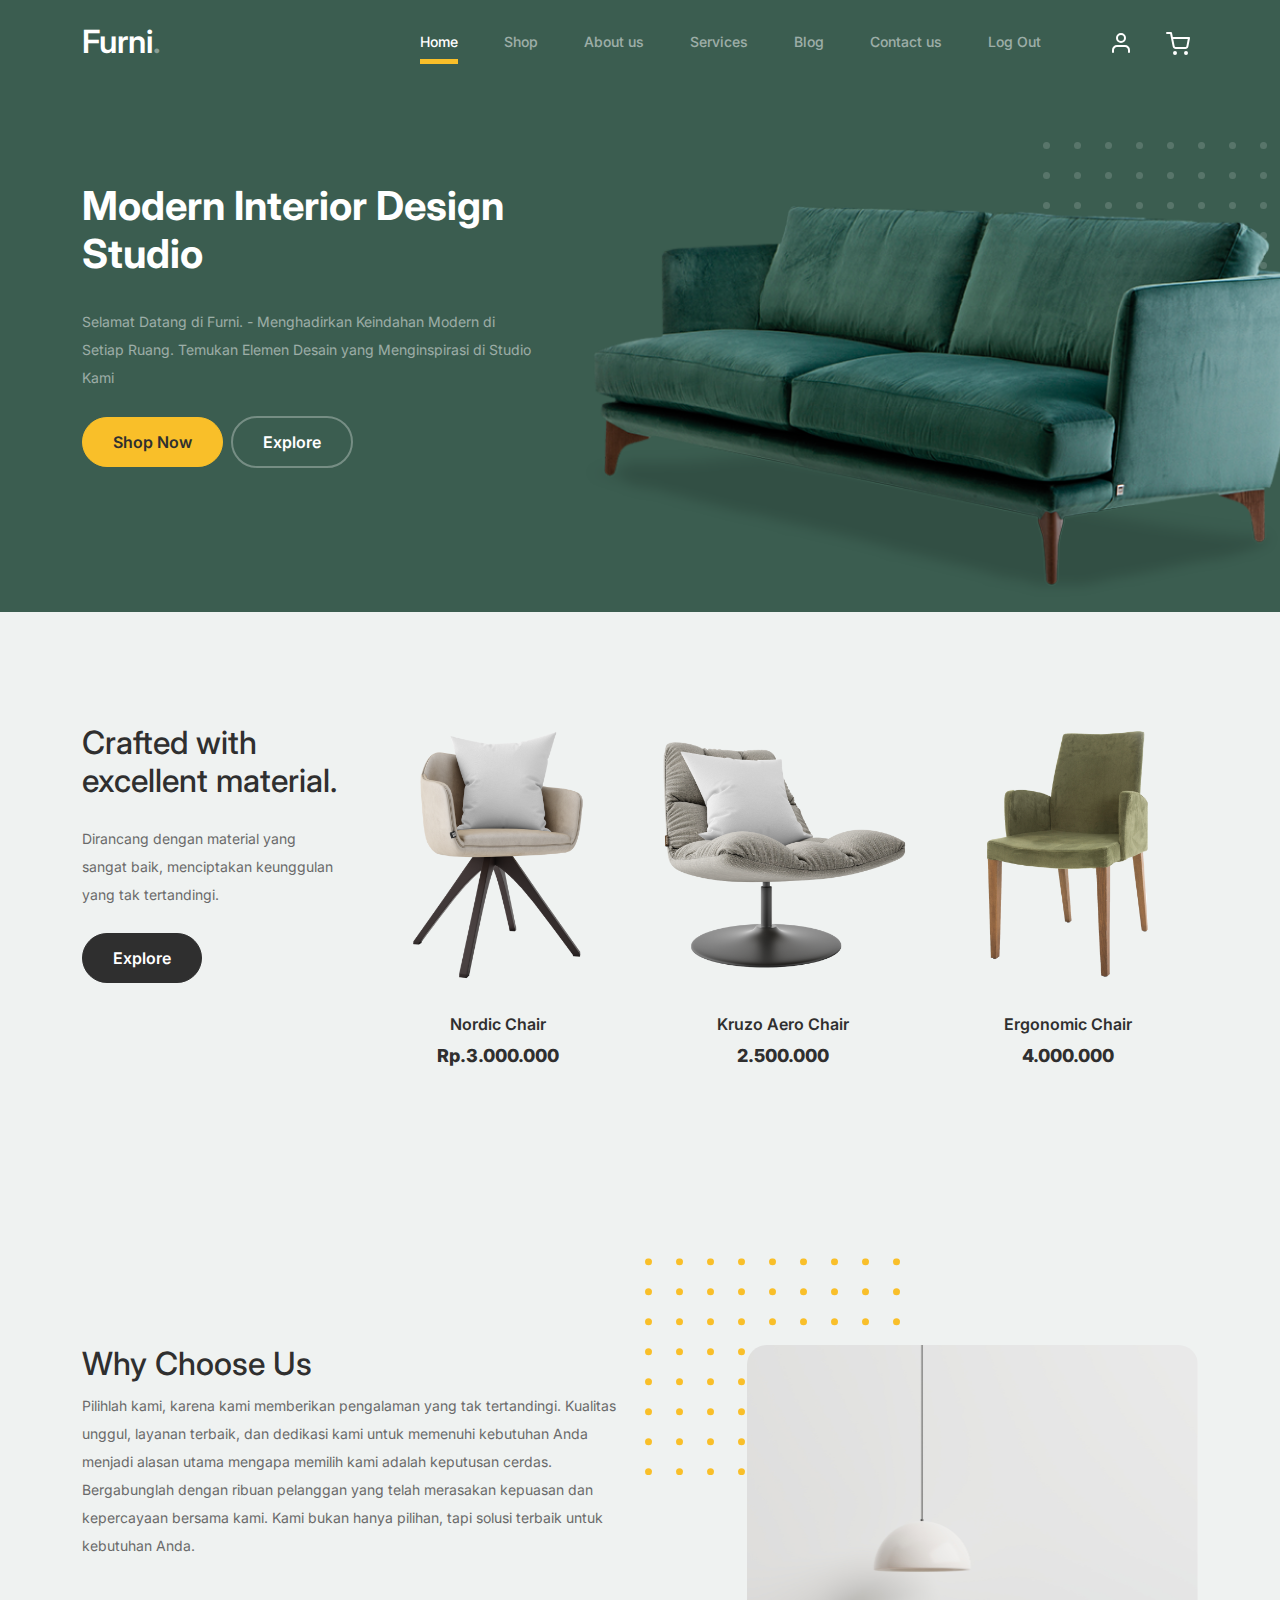
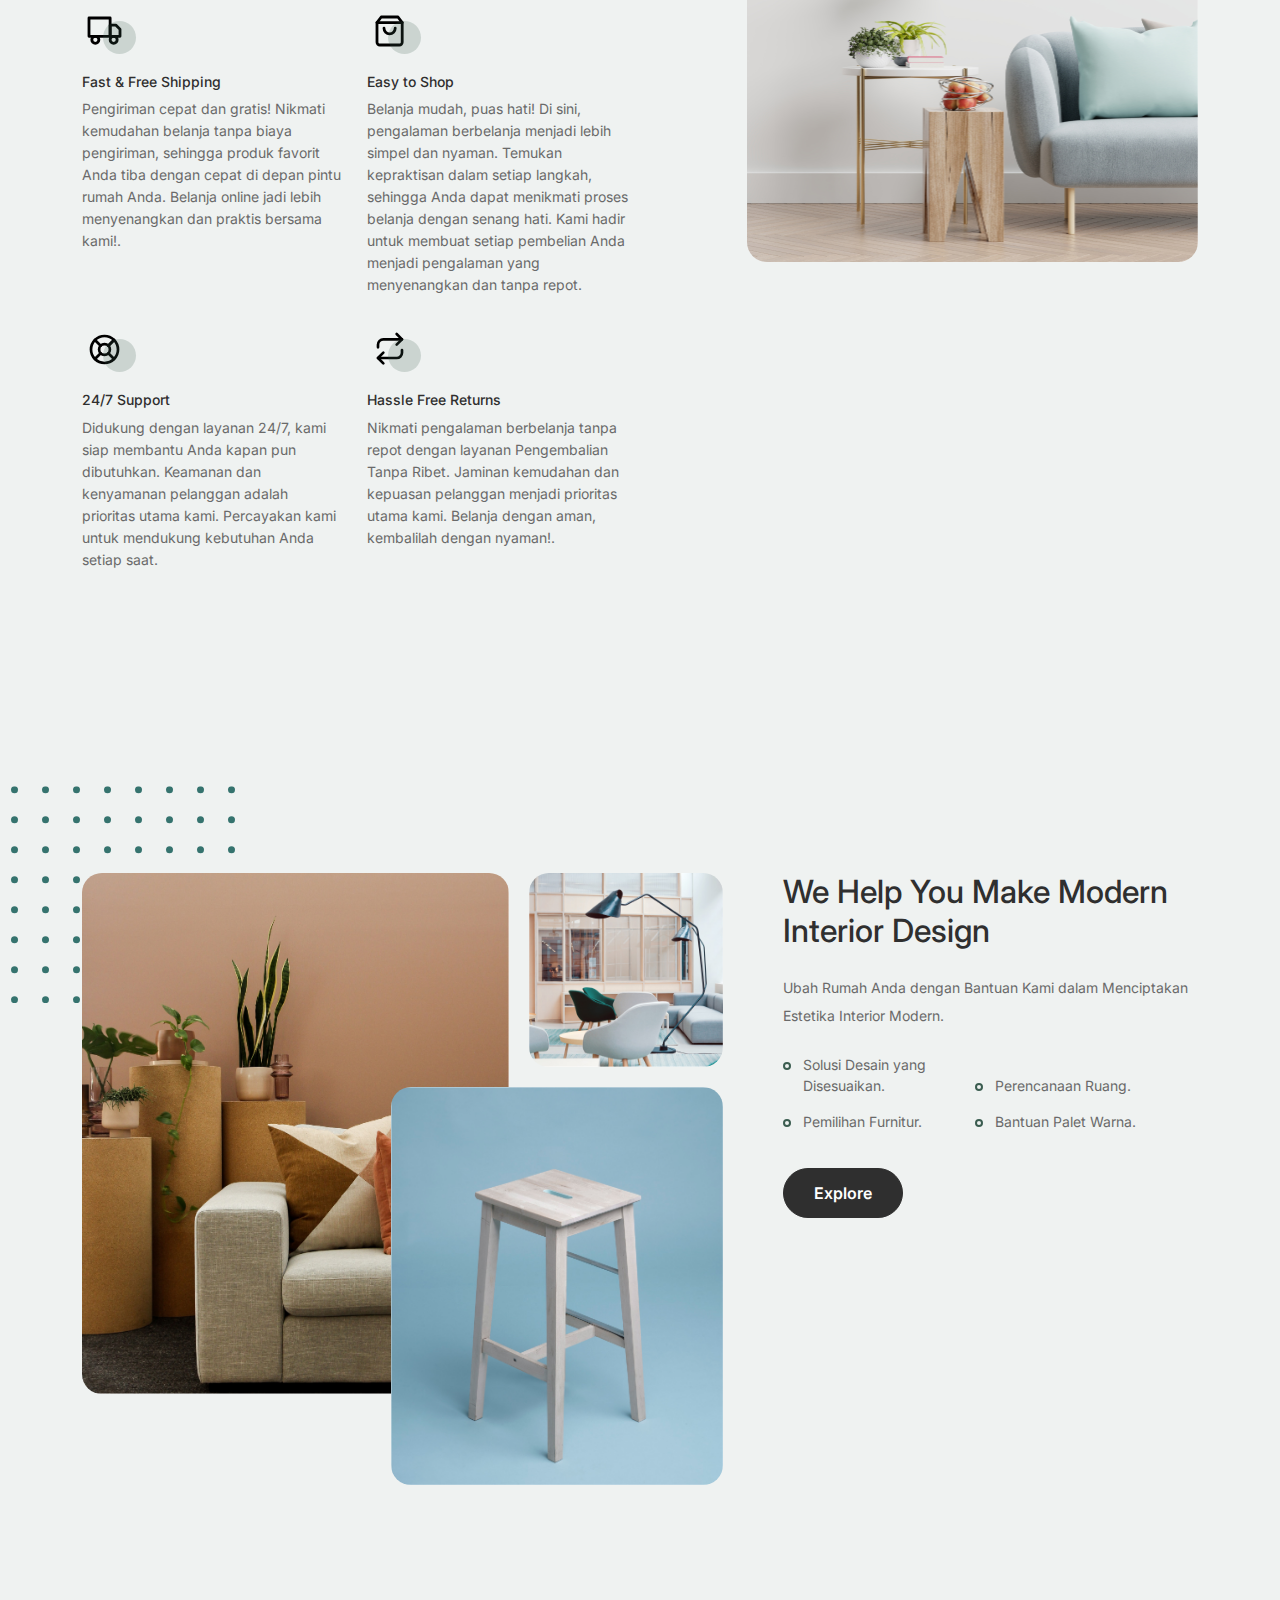
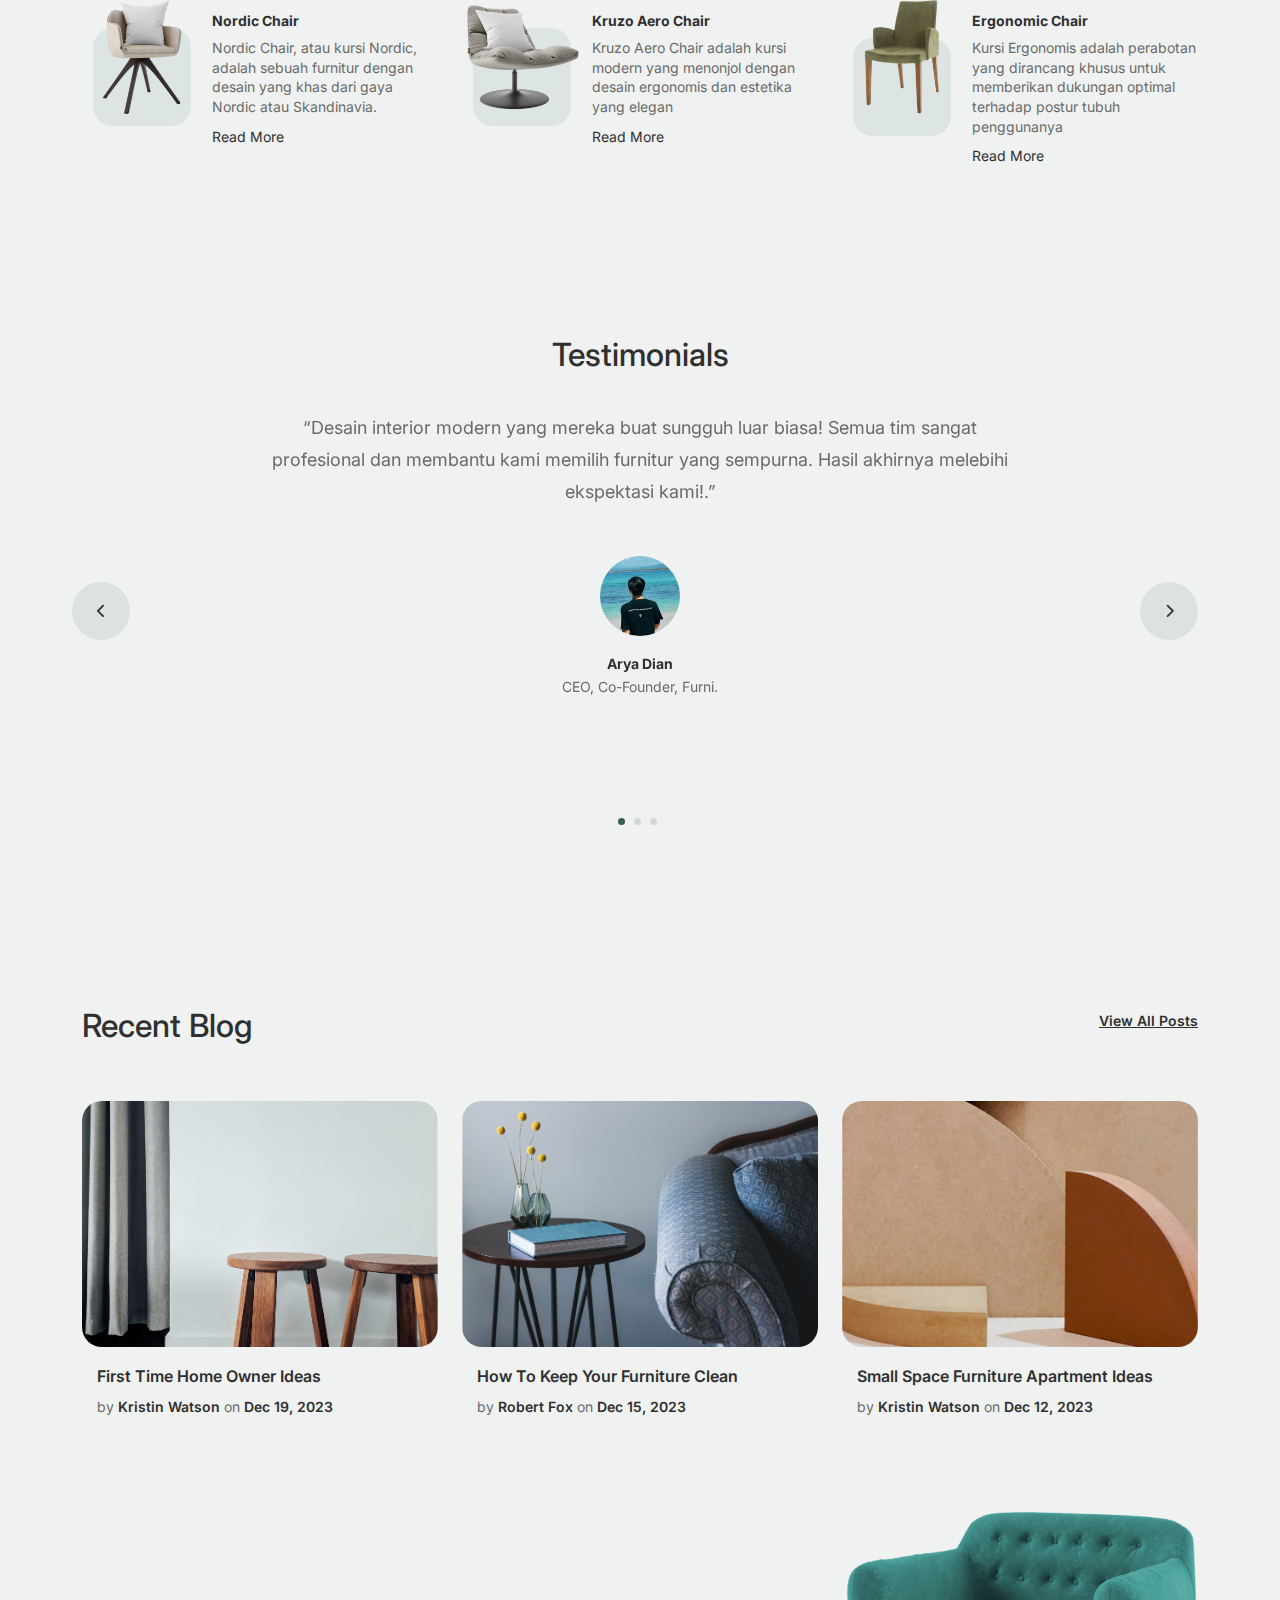
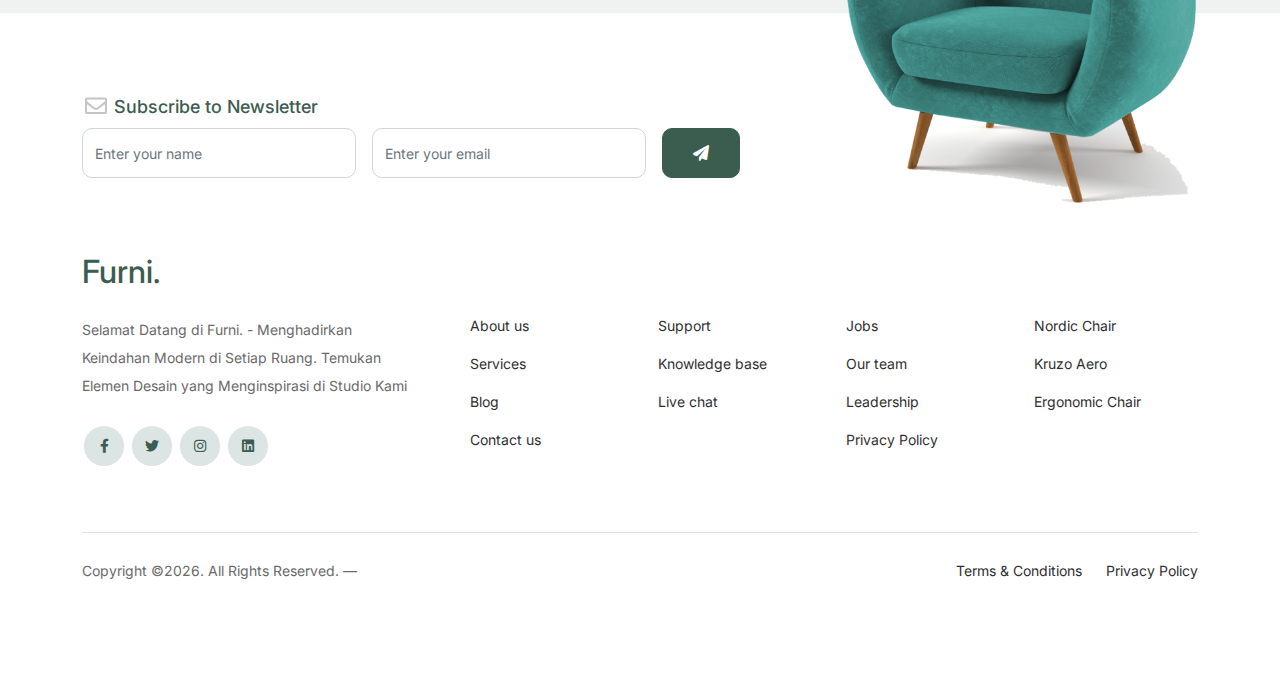
<file: index.html>
<!doctype html>
<html lang="en">
<head>
  <meta charset="utf-8">
  <meta name="viewport" content="width=device-width, initial-scale=1, shrink-to-fit=no">
  <meta name="author" content="Untree.co">
  <link rel="shortcut icon" href="favicon.png">

  <meta name="description" content="" />
  <meta name="keywords" content="bootstrap, bootstrap4" />

		<!-- Bootstrap CSS -->
		<link href="css/bootstrap.min.css" rel="stylesheet">
		<link href="https://cdnjs.cloudflare.com/ajax/libs/font-awesome/6.0.0-beta3/css/all.min.css" rel="stylesheet">
		<link href="css/tiny-slider.css" rel="stylesheet">
		<link href="css/style.css" rel="stylesheet">
		<title>Furni.</title>
	</head>

	<body>

		<!-- Start Header/Navigation -->
		<nav class="custom-navbar navbar navbar navbar-expand-md navbar-dark bg-dark" arial-label="Furni navigation bar">

			<div class="container">
				<a class="navbar-brand" href="index.html">Furni<span>.</span></a>

				<button class="navbar-toggler" type="button" data-bs-toggle="collapse" data-bs-target="#navbarsFurni" aria-controls="navbarsFurni" aria-expanded="false" aria-label="Toggle navigation">
					<span class="navbar-toggler-icon"></span>
				</button>

				<div class="collapse navbar-collapse" id="navbarsFurni">
					<ul class="custom-navbar-nav navbar-nav ms-auto mb-2 mb-md-0">
						<li class="nav-item active">
							<a class="nav-link" href="index.html">Home</a>
						</li>
						<li><a class="nav-link" href="shop.html">Shop</a></li>
						<li><a class="nav-link" href="about.html">About us</a></li>
						<li><a class="nav-link" href="services.html">Services</a></li>
						<li><a class="nav-link" href="blog.html">Blog</a></li>
						<li><a class="nav-link" href="contact.html">Contact us</a></li>
						<li><a class="nav-link" href="signin.html">Log Out</a></li>
					</ul>

					<ul class="custom-navbar-cta navbar-nav mb-2 mb-md-0 ms-5">
						<li><a class="nav-link" href="#"><img src="images/user.svg"></a></li>
						<li><a class="nav-link" href="cart.html"><img src="images/cart.svg"></a></li>
					</ul>
				</div>
			</div>
				
		</nav>
		<!-- End Header/Navigation -->

		<!-- Start Hero Section -->
			<div class="hero">
				<div class="container">
					<div class="row justify-content-between">
						<div class="col-lg-5">
							<div class="intro-excerpt">
								<h1>Modern Interior <span clsas="d-block">Design Studio</span></h1>
								<p class="mb-4">Selamat Datang di Furni. - Menghadirkan Keindahan Modern di Setiap Ruang. Temukan Elemen Desain yang Menginspirasi di Studio Kami</p>
								<p><a href="" class="btn btn-secondary me-2">Shop Now</a><a href="#" class="btn btn-white-outline">Explore</a></p>
							</div>
						</div>
						<div class="col-lg-7">
							<div class="hero-img-wrap">
								<img src="images/couch.png" class="img-fluid">
							</div>
						</div>
					</div>
				</div>
			</div>
		<!-- End Hero Section -->

		<!-- Start Product Section -->
		<div class="product-section">
			<div class="container">
				<div class="row">

					<!-- Start Column 1 -->
					<div class="col-md-12 col-lg-3 mb-5 mb-lg-0">
						<h2 class="mb-4 section-title">Crafted with excellent material.</h2>
						<p class="mb-4">Dirancang dengan material yang sangat baik, menciptakan keunggulan yang tak tertandingi. </p>
						<p><a href="shop.html" class="btn">Explore</a></p>
					</div> 
					<!-- End Column 1 -->

					<!-- Start Column 2 -->
					<div class="col-12 col-md-4 col-lg-3 mb-5 mb-md-0">
						<a class="product-item" href="cart.html">
							<img src="images/product-1.png" class="img-fluid product-thumbnail">
							<h3 class="product-title">Nordic Chair</h3>
							<strong class="product-price">Rp.3.000.000</strong>

							<span class="icon-cross">
								<img src="images/cross.svg" class="img-fluid">
							</span>
						</a>
					</div> 
					<!-- End Column 2 -->

					<!-- Start Column 3 -->
					<div class="col-12 col-md-4 col-lg-3 mb-5 mb-md-0">
						<a class="product-item" href="cart.html">
							<img src="images/product-2.png" class="img-fluid product-thumbnail">
							<h3 class="product-title">Kruzo Aero Chair</h3>
							<strong class="product-price">2.500.000</strong>

							<span class="icon-cross">
								<img src="images/cross.svg" class="img-fluid">
							</span>
						</a>
					</div>
					<!-- End Column 3 -->

					<!-- Start Column 4 -->
					<div class="col-12 col-md-4 col-lg-3 mb-5 mb-md-0">
						<a class="product-item" href="cart.html">
							<img src="images/product-3.png" class="img-fluid product-thumbnail">
							<h3 class="product-title">Ergonomic Chair</h3>
							<strong class="product-price">4.000.000</strong>

							<span class="icon-cross">
								<img src="images/cross.svg" class="img-fluid">
							</span>
						</a>
					</div>
					<!-- End Column 4 -->

				</div>
			</div>
		</div>
		<!-- End Product Section -->

		<!-- Start Why Choose Us Section -->
		<div class="why-choose-section">
			<div class="container">
				<div class="row justify-content-between">
					<div class="col-lg-6">
						<h2 class="section-title">Why Choose Us</h2>
						<p>Pilihlah kami, karena kami memberikan pengalaman yang tak tertandingi. Kualitas unggul, layanan terbaik, dan dedikasi kami untuk memenuhi kebutuhan Anda menjadi alasan utama mengapa memilih kami adalah keputusan cerdas. Bergabunglah dengan ribuan pelanggan yang telah merasakan kepuasan dan kepercayaan bersama kami. Kami bukan hanya pilihan, tapi solusi terbaik untuk kebutuhan Anda.</p>

						<div class="row my-5">
							<div class="col-6 col-md-6">
								<div class="feature">
									<div class="icon">
										<img src="images/truck.svg" alt="Image" class="imf-fluid">
									</div>
									<h3>Fast &amp; Free Shipping</h3>
									<p>Pengiriman cepat dan gratis! Nikmati kemudahan belanja tanpa biaya pengiriman, sehingga produk favorit Anda tiba dengan cepat di depan pintu rumah Anda. Belanja online jadi lebih menyenangkan dan praktis bersama kami!.</p>
								</div>
							</div>

							<div class="col-6 col-md-6">
								<div class="feature">
									<div class="icon">
										<img src="images/bag.svg" alt="Image" class="imf-fluid">
									</div>
									<h3>Easy to Shop</h3>
									<p>Belanja mudah, puas hati! Di sini, pengalaman berbelanja menjadi lebih simpel dan nyaman. Temukan kepraktisan dalam setiap langkah, sehingga Anda dapat menikmati proses belanja dengan senang hati. Kami hadir untuk membuat setiap pembelian Anda menjadi pengalaman yang menyenangkan dan tanpa repot.</p>
								</div>
							</div>

							<div class="col-6 col-md-6">
								<div class="feature">
									<div class="icon">
										<img src="images/support.svg" alt="Image" class="imf-fluid">
									</div>
									<h3>24/7 Support</h3>
									<p>Didukung dengan layanan 24/7, kami siap membantu Anda kapan pun dibutuhkan. Keamanan dan kenyamanan pelanggan adalah prioritas utama kami. Percayakan kami untuk mendukung kebutuhan Anda setiap saat.</p>
								</div>
							</div>

							<div class="col-6 col-md-6">
								<div class="feature">
									<div class="icon">
										<img src="images/return.svg" alt="Image" class="imf-fluid">
									</div>
									<h3>Hassle Free Returns</h3>
									<p>Nikmati pengalaman berbelanja tanpa repot dengan layanan Pengembalian Tanpa Ribet. Jaminan kemudahan dan kepuasan pelanggan menjadi prioritas utama kami. Belanja dengan aman, kembalilah dengan nyaman!.</p>
								</div>
							</div>

						</div>
					</div>

					<div class="col-lg-5">
						<div class="img-wrap">
							<img src="images/why-choose-us-img.jpg" alt="Image" class="img-fluid">
						</div>
					</div>

				</div>
			</div>
		</div>
		<!-- End Why Choose Us Section -->

		<!-- Start We Help Section -->
		<div class="we-help-section">
			<div class="container">
				<div class="row justify-content-between">
					<div class="col-lg-7 mb-5 mb-lg-0">
						<div class="imgs-grid">
							<div class="grid grid-1"><img src="images/img-grid-1.jpg" alt="Untree.co"></div>
							<div class="grid grid-2"><img src="images/img-grid-2.jpg" alt="Untree.co"></div>
							<div class="grid grid-3"><img src="images/img-grid-3.jpg" alt="Untree.co"></div>
						</div>
					</div>
					<div class="col-lg-5 ps-lg-5">
						<h2 class="section-title mb-4">We Help You Make Modern Interior Design</h2>
						<p>Ubah Rumah Anda dengan Bantuan Kami dalam Menciptakan Estetika Interior Modern.</p>

						<ul class="list-unstyled custom-list my-4">
							<li>Solusi Desain yang Disesuaikan.</li>
							<li>Perencanaan Ruang.</li>
							<li>Pemilihan Furnitur.</li>
							<li>Bantuan Palet Warna.</li>
						</ul>
						<p><a herf="#" class="btn">Explore</a></p>
					</div>
				</div>
			</div>
		</div>
		<!-- End We Help Section -->

		<!-- Start Popular Product -->
		<div class="popular-product">
			<div class="container">
				<div class="row">

					<div class="col-12 col-md-6 col-lg-4 mb-4 mb-lg-0">
						<div class="product-item-sm d-flex">
							<div class="thumbnail">
								<img src="images/product-1.png" alt="Image" class="img-fluid">
							</div>
							<div class="pt-3">
								<h3>Nordic Chair</h3>
								<p>Nordic Chair, atau kursi Nordic, adalah sebuah furnitur dengan desain yang khas dari gaya Nordic atau Skandinavia.  </p>
								<p><a href="#">Read More</a></p>
							</div>
						</div>
					</div>

					<div class="col-12 col-md-6 col-lg-4 mb-4 mb-lg-0">
						<div class="product-item-sm d-flex">
							<div class="thumbnail">
								<img src="images/product-2.png" alt="Image" class="img-fluid">
							</div>
							<div class="pt-3">
								<h3>Kruzo Aero Chair</h3>
								<p>Kruzo Aero Chair adalah kursi modern yang menonjol dengan desain ergonomis dan estetika yang elegan </p>
								<p><a href="#">Read More</a></p>
							</div>
						</div>
					</div>

					<div class="col-12 col-md-6 col-lg-4 mb-4 mb-lg-0">
						<div class="product-item-sm d-flex">
							<div class="thumbnail">
								<img src="images/product-3.png" alt="Image" class="img-fluid">
							</div>
							<div class="pt-3">
								<h3>Ergonomic Chair</h3>
								<p>Kursi Ergonomis adalah perabotan yang dirancang khusus untuk memberikan dukungan optimal terhadap postur tubuh penggunanya </p>
								<p><a href="#">Read More</a></p>
							</div>
						</div>
					</div>

				</div>
			</div>
		</div>
		<!-- End Popular Product -->

		<!-- Start Testimonial Slider -->
		<div class="testimonial-section">
			<div class="container">
				<div class="row">
					<div class="col-lg-7 mx-auto text-center">
						<h2 class="section-title">Testimonials</h2>
					</div>
				</div>

				<div class="row justify-content-center">
					<div class="col-lg-12">
						<div class="testimonial-slider-wrap text-center">

							<div id="testimonial-nav">
								<span class="prev" data-controls="prev"><span class="fa fa-chevron-left"></span></span>
								<span class="next" data-controls="next"><span class="fa fa-chevron-right"></span></span>
							</div>

							<div class="testimonial-slider">
								
								<div class="item">
									<div class="row justify-content-center">
										<div class="col-lg-8 mx-auto">

											<div class="testimonial-block text-center">
												<blockquote class="mb-5">
													<p>&ldquo;Desain interior modern yang mereka buat sungguh luar biasa! Semua tim sangat profesional dan membantu kami memilih furnitur yang sempurna. Hasil akhirnya melebihi ekspektasi kami!.&rdquo;</p>
												</blockquote>

												<div class="author-info">
													<div class="author-pic">
														<img src="images/about-profile.jpg" alt="Maria Jones" class="img-fluid">
													</div>
													<h3 class="font-weight-bold">Arya Dian</h3>
													<span class="position d-block mb-3">CEO, Co-Founder, Furni.</span>
												</div>
											</div>

										</div>
									</div>
								</div> 
								<!-- END item -->

								<div class="item">
									<div class="row justify-content-center">
										<div class="col-lg-8 mx-auto">

											<div class="testimonial-block text-center">
												<blockquote class="mb-5">
													<p>&ldquo;Kursi ergonomis yang direkomendasikan oleh mereka sungguh nyaman! Punggung saya tidak lagi merasa pegal setelah bekerja berjam-jam di depan komputer. Terima kasih atas rekomendasinya!.&rdquo;</p>
												</blockquote>

												<div class="author-info">
													<div class="author-pic">
														<img src="images/Fauzi.jpg" alt="Maria Jones" class="img-fluid">
													</div>
													<h3 class="font-weight-bold">Fauzi Ramadhan</h3>
													<span class="position d-block mb-3">Mahasiswa</span>
												</div>
											</div>

										</div>
									</div>
								</div> 
								<!-- END item -->

								<div class="item">
									<div class="row justify-content-center">
										<div class="col-lg-8 mx-auto">

											<div class="testimonial-block text-center">
												<blockquote class="mb-5">
													<p>&ldquo;Dekorasi bergaya yang mereka pilih sangat mencerminkan kepribadian kami. Kami merasa seperti rumah kami menjadi lebih indah dan unik berkat sentuhan mereka.&rdquo;</p>
												</blockquote>

												<div class="author-info">
													<div class="author-pic">
														<img src="images/Wahyu.jpg" alt="Maria Jones" class="img-fluid">
													</div>
													<h3 class="font-weight-bold">M.Wahyu Firmansyah</h3>
													<span class="position d-block mb-3">Mahasiswa.</span>
												</div>
											</div>

										</div>
									</div>
								</div> 
								<!-- END item -->

							</div>

						</div>
					</div>
				</div>
			</div>
		</div>
		<!-- End Testimonial Slider -->

		<!-- Start Blog Section -->
		<div class="blog-section">
			<div class="container">
				<div class="row mb-5">
					<div class="col-md-6">
						<h2 class="section-title">Recent Blog</h2>
					</div>
					<div class="col-md-6 text-start text-md-end">
						<a href="#" class="more">View All Posts</a>
					</div>
				</div>

				<div class="row">

					<div class="col-12 col-sm-6 col-md-4 mb-4 mb-md-0">
						<div class="post-entry">
							<a href="#" class="post-thumbnail"><img src="images/post-1.jpg" alt="Image" class="img-fluid"></a>
							<div class="post-content-entry">
								<h3><a href="#">First Time Home Owner Ideas</a></h3>
								<div class="meta">
									<span>by <a href="#">Kristin Watson</a></span> <span>on <a href="#">Dec 19, 2023</a></span>
								</div>
							</div>
						</div>
					</div>

					<div class="col-12 col-sm-6 col-md-4 mb-4 mb-md-0">
						<div class="post-entry">
							<a href="#" class="post-thumbnail"><img src="images/post-2.jpg" alt="Image" class="img-fluid"></a>
							<div class="post-content-entry">
								<h3><a href="#">How To Keep Your Furniture Clean</a></h3>
								<div class="meta">
									<span>by <a href="#">Robert Fox</a></span> <span>on <a href="#">Dec 15, 2023</a></span>
								</div>
							</div>
						</div>
					</div>

					<div class="col-12 col-sm-6 col-md-4 mb-4 mb-md-0">
						<div class="post-entry">
							<a href="#" class="post-thumbnail"><img src="images/post-3.jpg" alt="Image" class="img-fluid"></a>
							<div class="post-content-entry">
								<h3><a href="#">Small Space Furniture Apartment Ideas</a></h3>
								<div class="meta">
									<span>by <a href="#">Kristin Watson</a></span> <span>on <a href="#">Dec 12, 2023</a></span>
								</div>
							</div>
						</div>
					</div>

				</div>
			</div>
		</div>
		<!-- End Blog Section -->	

		<!-- Start Footer Section -->
		<footer class="footer-section">
			<div class="container relative">

				<div class="sofa-img">
					<img src="images/sofa.png" alt="Image" class="img-fluid">
				</div>

				<div class="row">
					<div class="col-lg-8">
						<div class="subscription-form">
							<h3 class="d-flex align-items-center"><span class="me-1"><img src="images/envelope-outline.svg" alt="Image" class="img-fluid"></span><span>Subscribe to Newsletter</span></h3>

							<form action="#" class="row g-3">
								<div class="col-auto">
									<input type="text" class="form-control" placeholder="Enter your name">
								</div>
								<div class="col-auto">
									<input type="email" class="form-control" placeholder="Enter your email">
								</div>
								<div class="col-auto">
									<button class="btn btn-primary">
										<span class="fa fa-paper-plane"></span>
									</button>
								</div>
							</form>

						</div>
					</div>
				</div>

				<div class="row g-5 mb-5">
					<div class="col-lg-4">
						<div class="mb-4 footer-logo-wrap"><a href="#" class="footer-logo">Furni<span>.</span></a></div>
						<p class="mb-4">Selamat Datang di Furni. - Menghadirkan Keindahan Modern di Setiap Ruang. Temukan Elemen Desain yang Menginspirasi di Studio Kami</p>

						<ul class="list-unstyled custom-social">
							<li><a href="#"><span class="fa fa-brands fa-facebook-f"></span></a></li>
							<li><a href="#"><span class="fa fa-brands fa-twitter"></span></a></li>
							<li><a href="#"><span class="fa fa-brands fa-instagram"></span></a></li>
							<li><a href="#"><span class="fa fa-brands fa-linkedin"></span></a></li>
						</ul>
					</div>

					<div class="col-lg-8">
						<div class="row links-wrap">
							<div class="col-6 col-sm-6 col-md-3">
								<ul class="list-unstyled">
									<li><a href="#">About us</a></li>
									<li><a href="#">Services</a></li>
									<li><a href="#">Blog</a></li>
									<li><a href="#">Contact us</a></li>
								</ul>
							</div>

							<div class="col-6 col-sm-6 col-md-3">
								<ul class="list-unstyled">
									<li><a href="#">Support</a></li>
									<li><a href="#">Knowledge base</a></li>
									<li><a href="#">Live chat</a></li>
								</ul>
							</div>

							<div class="col-6 col-sm-6 col-md-3">
								<ul class="list-unstyled">
									<li><a href="#">Jobs</a></li>
									<li><a href="#">Our team</a></li>
									<li><a href="#">Leadership</a></li>
									<li><a href="#">Privacy Policy</a></li>
								</ul>
							</div>

							<div class="col-6 col-sm-6 col-md-3">
								<ul class="list-unstyled">
									<li><a href="#">Nordic Chair</a></li>
									<li><a href="#">Kruzo Aero</a></li>
									<li><a href="#">Ergonomic Chair</a></li>
								</ul>
							</div>
						</div>
					</div>

				</div>

				<div class="border-top copyright">
					<div class="row pt-4">
						<div class="col-lg-6">
							<p class="mb-2 text-center text-lg-start">Copyright &copy;<script>document.write(new Date().getFullYear());</script>. All Rights Reserved. &mdash;
            </p>
						</div>

						<div class="col-lg-6 text-center text-lg-end">
							<ul class="list-unstyled d-inline-flex ms-auto">
								<li class="me-4"><a href="#">Terms &amp; Conditions</a></li>
								<li><a href="#">Privacy Policy</a></li>
							</ul>
						</div>

					</div>
				</div>

			</div>
		</footer>
		<!-- End Footer Section -->	


		<script src="js/bootstrap.bundle.min.js"></script>
		<script src="js/tiny-slider.js"></script>
		<script src="js/custom.js"></script>
	</body>

</html>
</file>
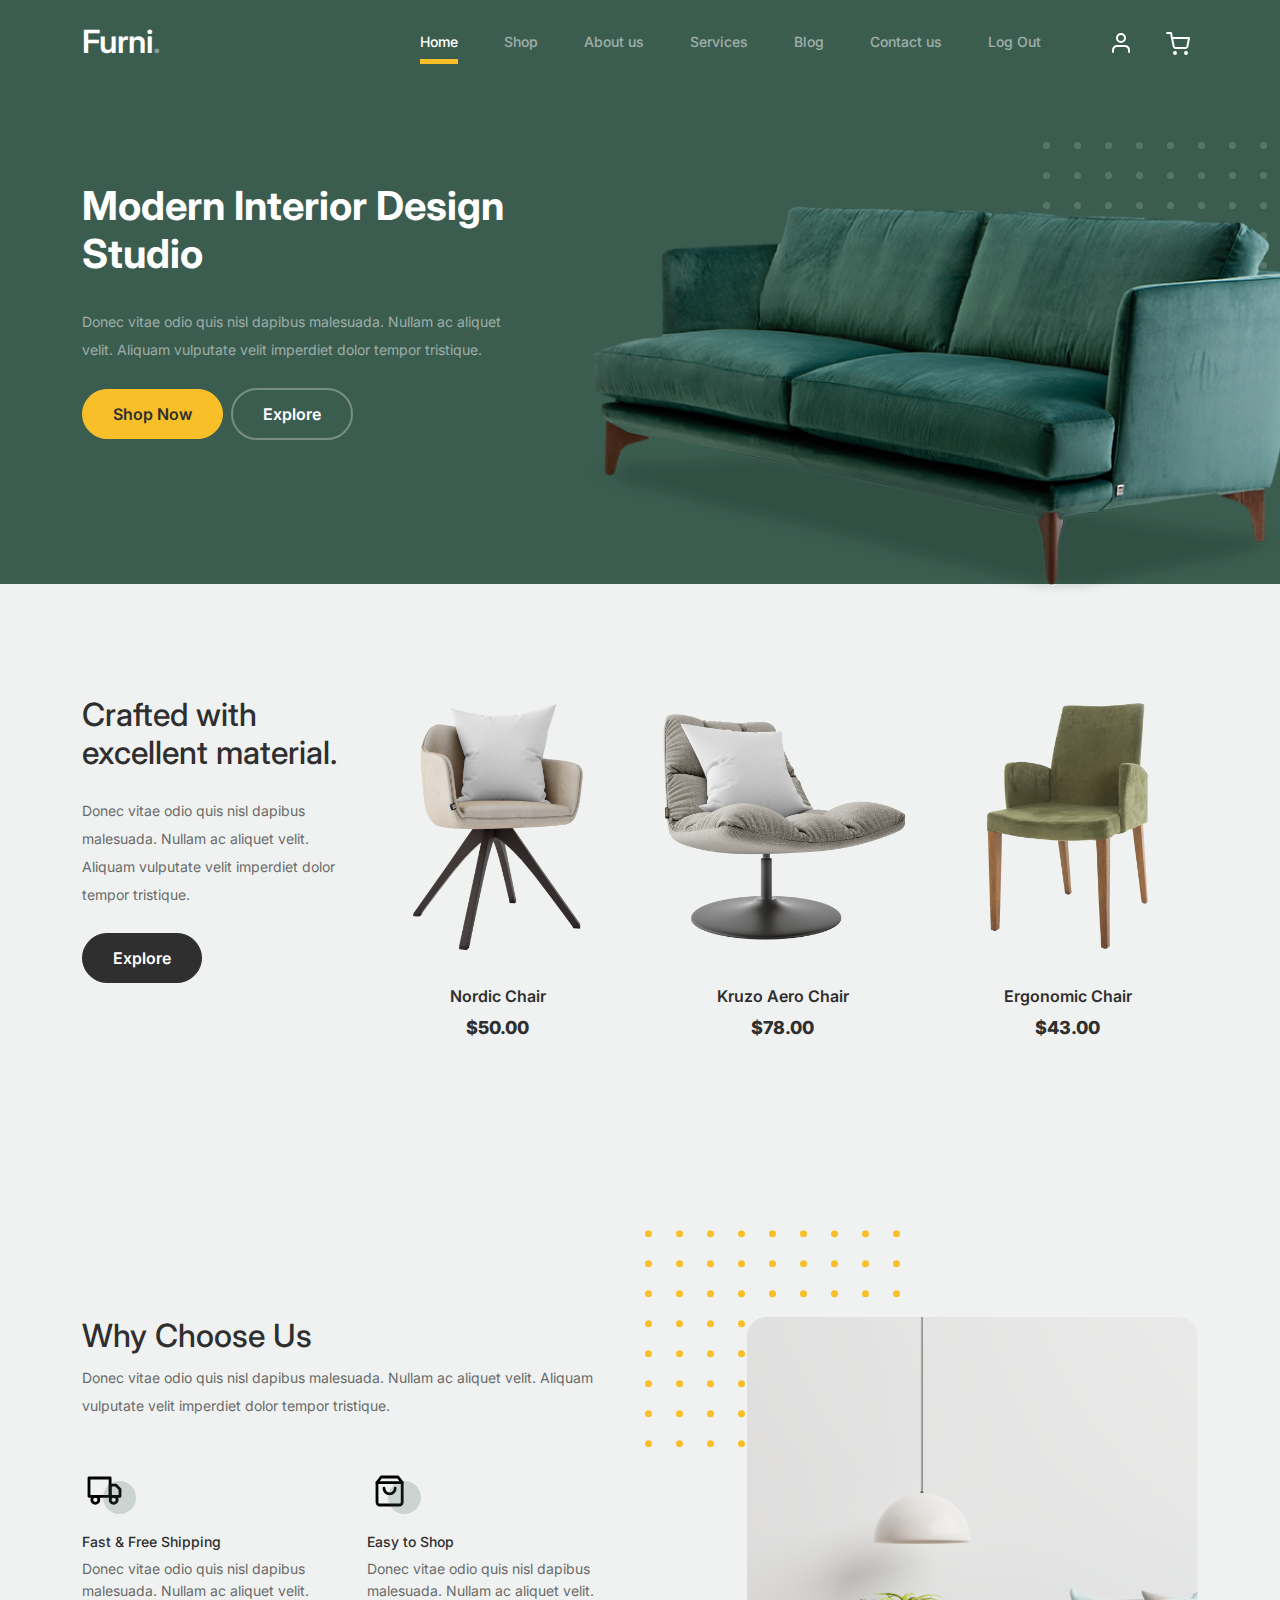
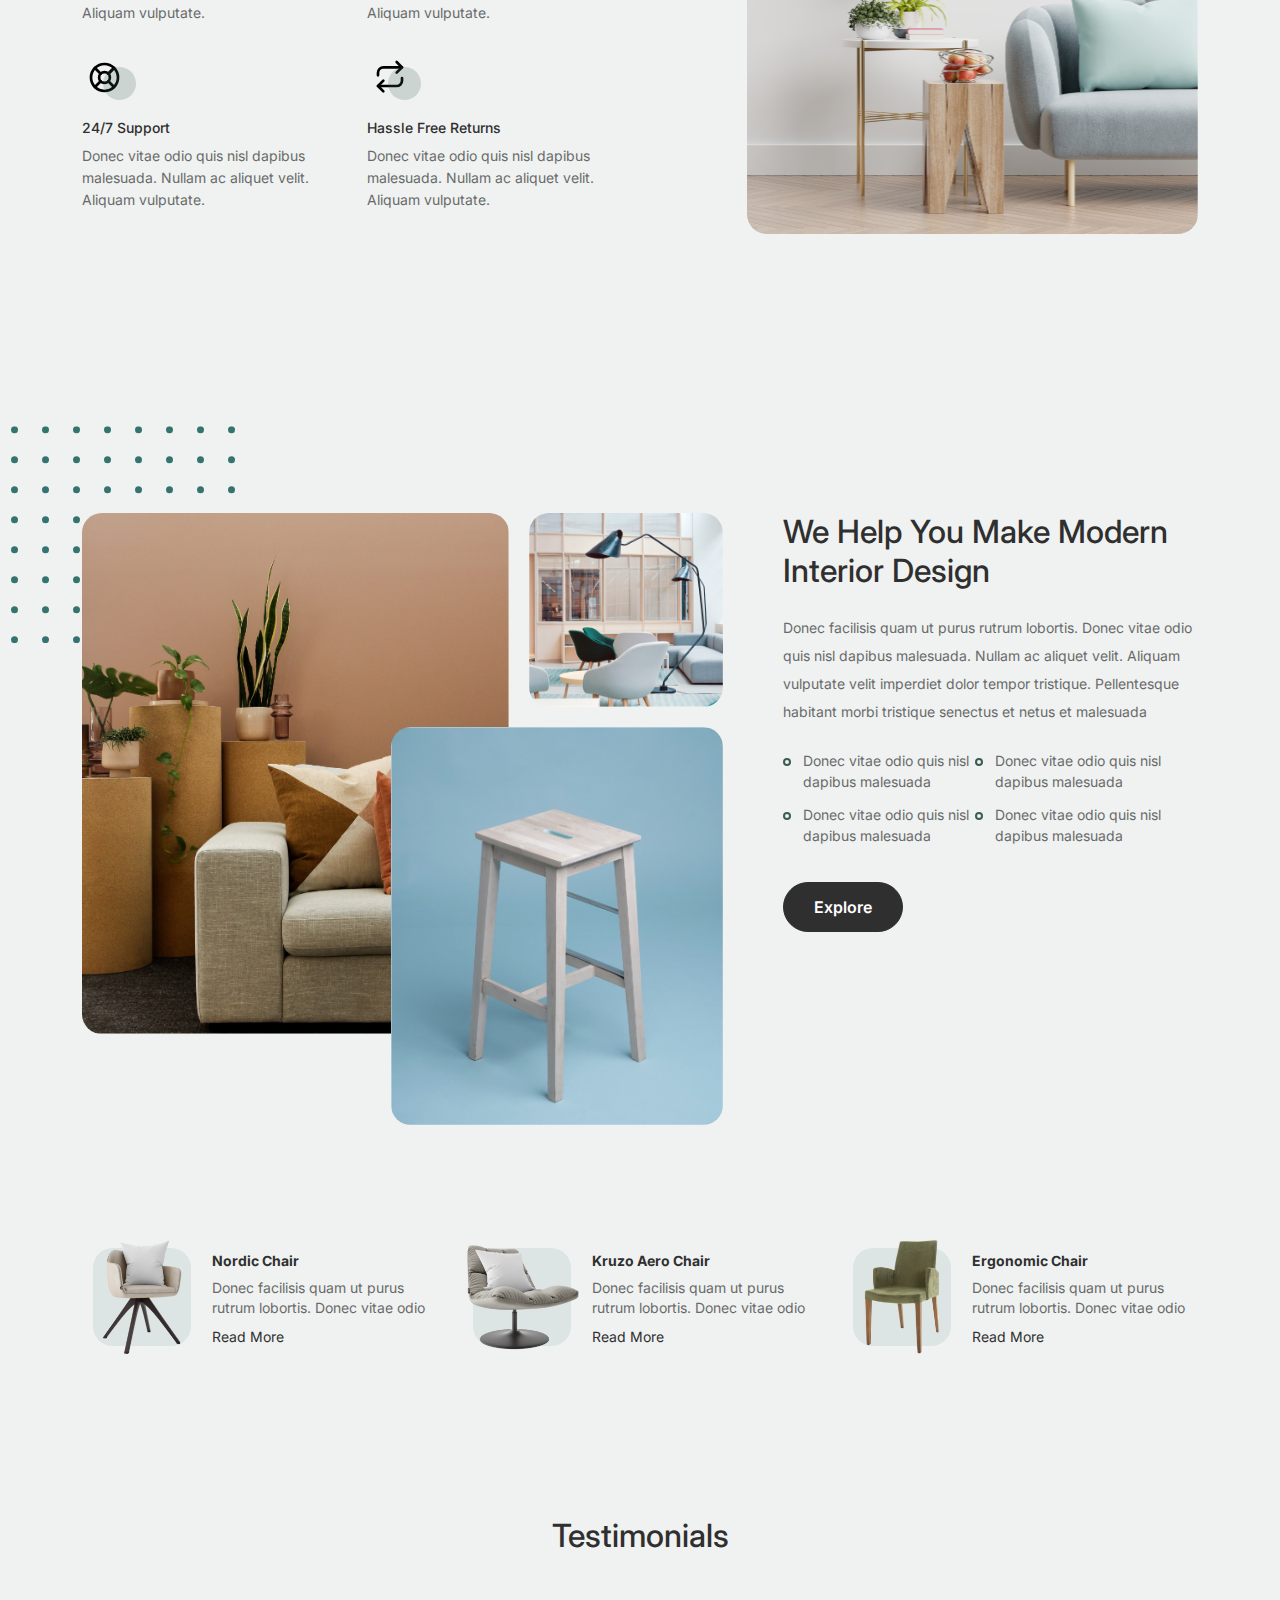
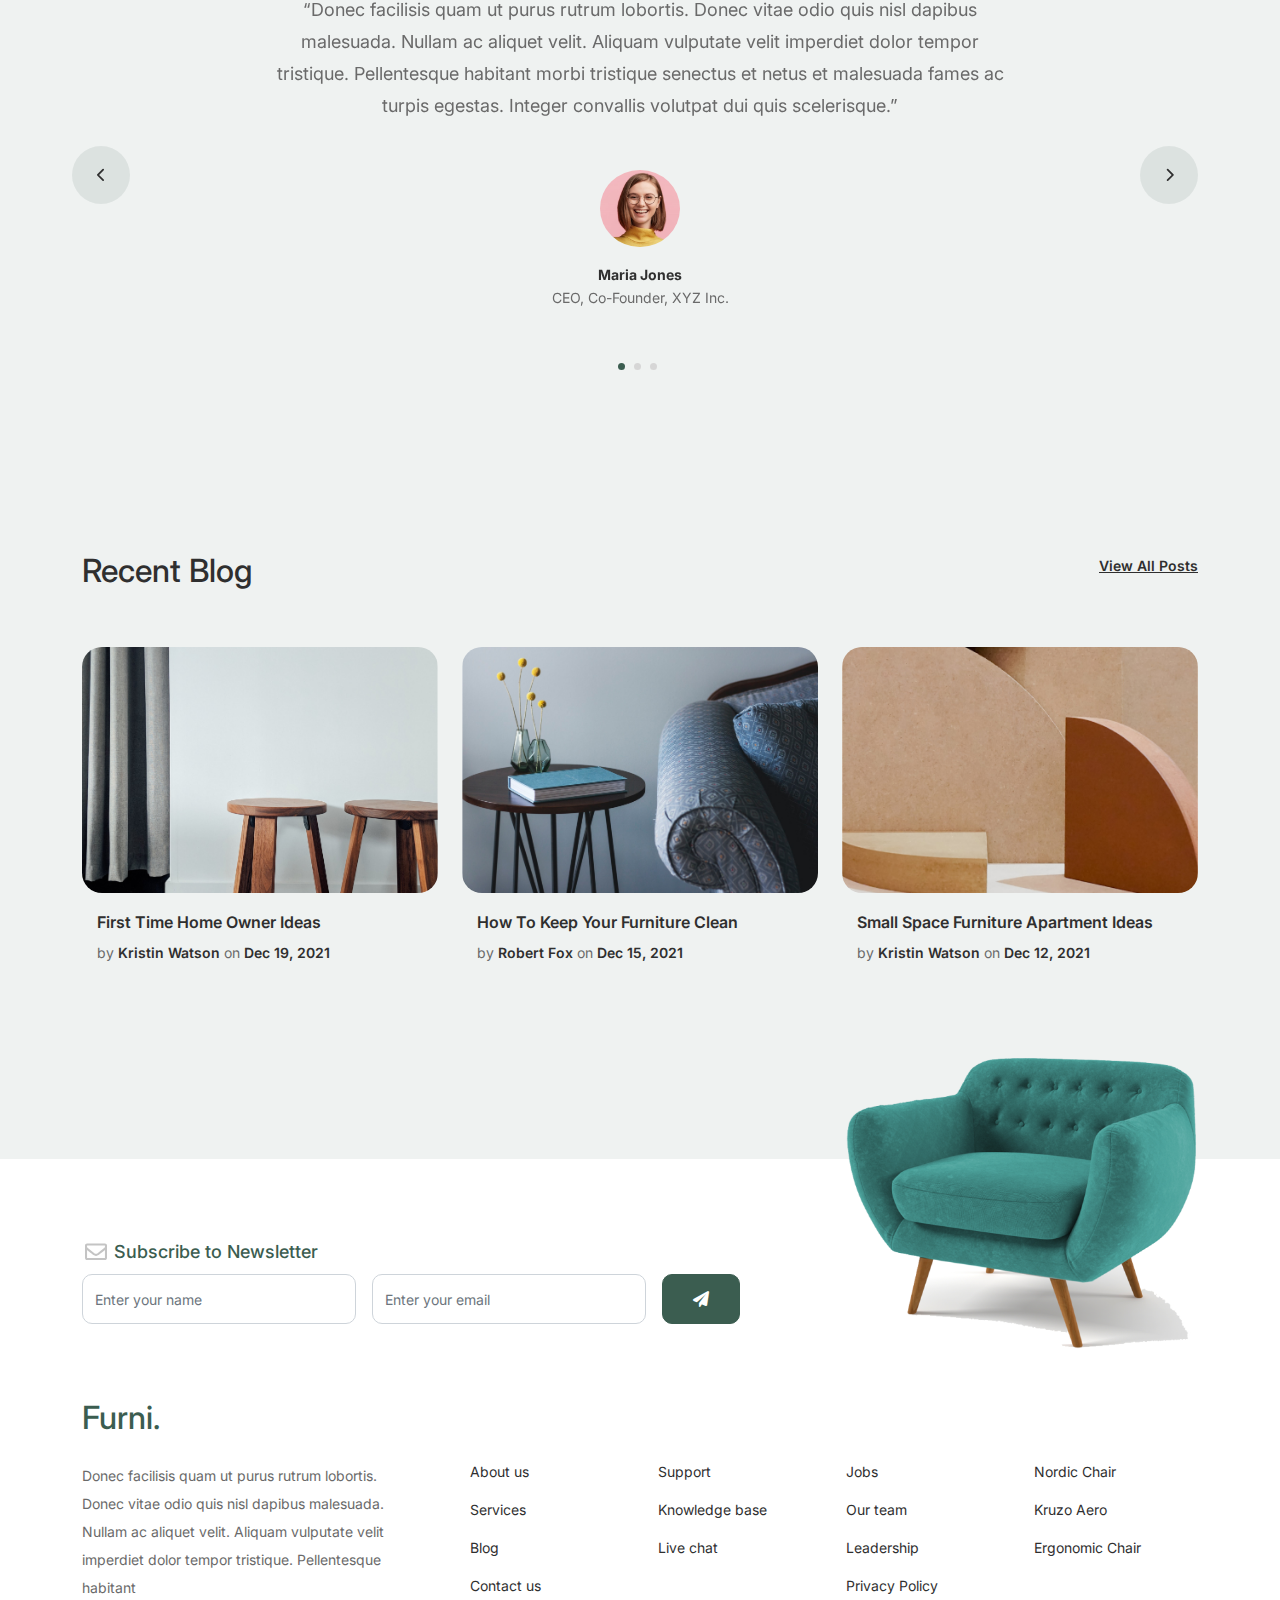
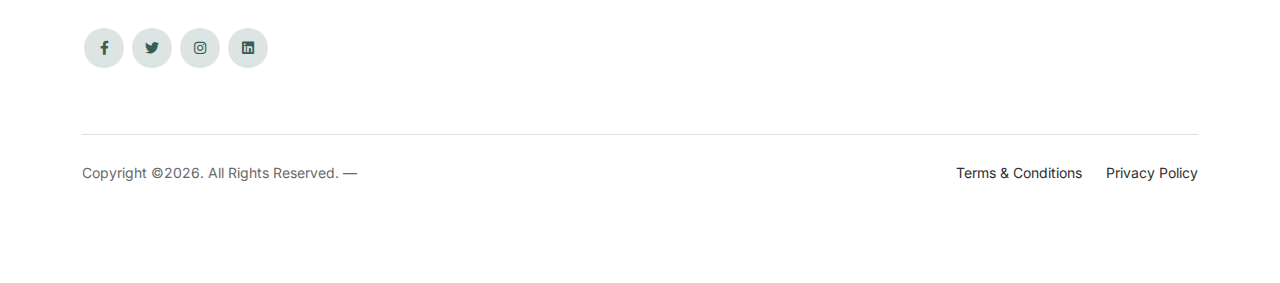
<file: furni-1.0.0/index.html>
<!-- /*
* Bootstrap 5
* Template Name: Furni
* Template Author: Untree.co
* Template URI: https://untree.co/
* License: https://creativecommons.org/licenses/by/3.0/
*/ -->
<!doctype html>
<html lang="en">
<head>
  <meta charset="utf-8">
  <meta name="viewport" content="width=device-width, initial-scale=1, shrink-to-fit=no">
  <meta name="author" content="Untree.co">
  <link rel="shortcut icon" href="favicon.png">

  <meta name="description" content="" />
  <meta name="keywords" content="bootstrap, bootstrap4" />

		<!-- Bootstrap CSS -->
		<link href="css/bootstrap.min.css" rel="stylesheet">
		<link href="https://cdnjs.cloudflare.com/ajax/libs/font-awesome/6.0.0-beta3/css/all.min.css" rel="stylesheet">
		<link href="css/tiny-slider.css" rel="stylesheet">
		<link href="css/style.css" rel="stylesheet">
		<title>Furni </title>
	</head>

	<body>

		<!-- Start Header/Navigation -->
		<nav class="custom-navbar navbar navbar navbar-expand-md navbar-dark bg-dark" arial-label="Furni navigation bar">

			<div class="container">
				<a class="navbar-brand" href="index.html">Furni<span>.</span></a>

				<button class="navbar-toggler" type="button" data-bs-toggle="collapse" data-bs-target="#navbarsFurni" aria-controls="navbarsFurni" aria-expanded="false" aria-label="Toggle navigation">
					<span class="navbar-toggler-icon"></span>
				</button>

				<div class="collapse navbar-collapse" id="navbarsFurni">
					<ul class="custom-navbar-nav navbar-nav ms-auto mb-2 mb-md-0">
						<li class="nav-item active">
							<a class="nav-link" href="index.html">Home</a>
						</li>
						<li><a class="nav-link" href="shop.html">Shop</a></li>
						<li><a class="nav-link" href="about.html">About us</a></li>
						<li><a class="nav-link" href="services.html">Services</a></li>
						<li><a class="nav-link" href="blog.html">Blog</a></li>
						<li><a class="nav-link" href="contact.html">Contact us</a></li>
						<li><a class="nav-link" href="signin.html">Log Out</a></li>
					</ul>

					<ul class="custom-navbar-cta navbar-nav mb-2 mb-md-0 ms-5">
						<li><a class="nav-link" href="#"><img src="images/user.svg"></a></li>
						<li><a class="nav-link" href="cart.html"><img src="images/cart.svg"></a></li>
					</ul>
				</div>
			</div>
				
		</nav>
		<!-- End Header/Navigation -->

		<!-- Start Hero Section -->
			<div class="hero">
				<div class="container">
					<div class="row justify-content-between">
						<div class="col-lg-5">
							<div class="intro-excerpt">
								<h1>Modern Interior <span clsas="d-block">Design Studio</span></h1>
								<p class="mb-4">Donec vitae odio quis nisl dapibus malesuada. Nullam ac aliquet velit. Aliquam vulputate velit imperdiet dolor tempor tristique.</p>
								<p><a href="" class="btn btn-secondary me-2">Shop Now</a><a href="#" class="btn btn-white-outline">Explore</a></p>
							</div>
						</div>
						<div class="col-lg-7">
							<div class="hero-img-wrap">
								<img src="images/couch.png" class="img-fluid">
							</div>
						</div>
					</div>
				</div>
			</div>
		<!-- End Hero Section -->

		<!-- Start Product Section -->
		<div class="product-section">
			<div class="container">
				<div class="row">

					<!-- Start Column 1 -->
					<div class="col-md-12 col-lg-3 mb-5 mb-lg-0">
						<h2 class="mb-4 section-title">Crafted with excellent material.</h2>
						<p class="mb-4">Donec vitae odio quis nisl dapibus malesuada. Nullam ac aliquet velit. Aliquam vulputate velit imperdiet dolor tempor tristique. </p>
						<p><a href="shop.html" class="btn">Explore</a></p>
					</div> 
					<!-- End Column 1 -->

					<!-- Start Column 2 -->
					<div class="col-12 col-md-4 col-lg-3 mb-5 mb-md-0">
						<a class="product-item" href="cart.html">
							<img src="images/product-1.png" class="img-fluid product-thumbnail">
							<h3 class="product-title">Nordic Chair</h3>
							<strong class="product-price">$50.00</strong>

							<span class="icon-cross">
								<img src="images/cross.svg" class="img-fluid">
							</span>
						</a>
					</div> 
					<!-- End Column 2 -->

					<!-- Start Column 3 -->
					<div class="col-12 col-md-4 col-lg-3 mb-5 mb-md-0">
						<a class="product-item" href="cart.html">
							<img src="images/product-2.png" class="img-fluid product-thumbnail">
							<h3 class="product-title">Kruzo Aero Chair</h3>
							<strong class="product-price">$78.00</strong>

							<span class="icon-cross">
								<img src="images/cross.svg" class="img-fluid">
							</span>
						</a>
					</div>
					<!-- End Column 3 -->

					<!-- Start Column 4 -->
					<div class="col-12 col-md-4 col-lg-3 mb-5 mb-md-0">
						<a class="product-item" href="cart.html">
							<img src="images/product-3.png" class="img-fluid product-thumbnail">
							<h3 class="product-title">Ergonomic Chair</h3>
							<strong class="product-price">$43.00</strong>

							<span class="icon-cross">
								<img src="images/cross.svg" class="img-fluid">
							</span>
						</a>
					</div>
					<!-- End Column 4 -->

				</div>
			</div>
		</div>
		<!-- End Product Section -->

		<!-- Start Why Choose Us Section -->
		<div class="why-choose-section">
			<div class="container">
				<div class="row justify-content-between">
					<div class="col-lg-6">
						<h2 class="section-title">Why Choose Us</h2>
						<p>Donec vitae odio quis nisl dapibus malesuada. Nullam ac aliquet velit. Aliquam vulputate velit imperdiet dolor tempor tristique.</p>

						<div class="row my-5">
							<div class="col-6 col-md-6">
								<div class="feature">
									<div class="icon">
										<img src="images/truck.svg" alt="Image" class="imf-fluid">
									</div>
									<h3>Fast &amp; Free Shipping</h3>
									<p>Donec vitae odio quis nisl dapibus malesuada. Nullam ac aliquet velit. Aliquam vulputate.</p>
								</div>
							</div>

							<div class="col-6 col-md-6">
								<div class="feature">
									<div class="icon">
										<img src="images/bag.svg" alt="Image" class="imf-fluid">
									</div>
									<h3>Easy to Shop</h3>
									<p>Donec vitae odio quis nisl dapibus malesuada. Nullam ac aliquet velit. Aliquam vulputate.</p>
								</div>
							</div>

							<div class="col-6 col-md-6">
								<div class="feature">
									<div class="icon">
										<img src="images/support.svg" alt="Image" class="imf-fluid">
									</div>
									<h3>24/7 Support</h3>
									<p>Donec vitae odio quis nisl dapibus malesuada. Nullam ac aliquet velit. Aliquam vulputate.</p>
								</div>
							</div>

							<div class="col-6 col-md-6">
								<div class="feature">
									<div class="icon">
										<img src="images/return.svg" alt="Image" class="imf-fluid">
									</div>
									<h3>Hassle Free Returns</h3>
									<p>Donec vitae odio quis nisl dapibus malesuada. Nullam ac aliquet velit. Aliquam vulputate.</p>
								</div>
							</div>

						</div>
					</div>

					<div class="col-lg-5">
						<div class="img-wrap">
							<img src="images/why-choose-us-img.jpg" alt="Image" class="img-fluid">
						</div>
					</div>

				</div>
			</div>
		</div>
		<!-- End Why Choose Us Section -->

		<!-- Start We Help Section -->
		<div class="we-help-section">
			<div class="container">
				<div class="row justify-content-between">
					<div class="col-lg-7 mb-5 mb-lg-0">
						<div class="imgs-grid">
							<div class="grid grid-1"><img src="images/img-grid-1.jpg" alt="Untree.co"></div>
							<div class="grid grid-2"><img src="images/img-grid-2.jpg" alt="Untree.co"></div>
							<div class="grid grid-3"><img src="images/img-grid-3.jpg" alt="Untree.co"></div>
						</div>
					</div>
					<div class="col-lg-5 ps-lg-5">
						<h2 class="section-title mb-4">We Help You Make Modern Interior Design</h2>
						<p>Donec facilisis quam ut purus rutrum lobortis. Donec vitae odio quis nisl dapibus malesuada. Nullam ac aliquet velit. Aliquam vulputate velit imperdiet dolor tempor tristique. Pellentesque habitant morbi tristique senectus et netus et malesuada</p>

						<ul class="list-unstyled custom-list my-4">
							<li>Donec vitae odio quis nisl dapibus malesuada</li>
							<li>Donec vitae odio quis nisl dapibus malesuada</li>
							<li>Donec vitae odio quis nisl dapibus malesuada</li>
							<li>Donec vitae odio quis nisl dapibus malesuada</li>
						</ul>
						<p><a herf="#" class="btn">Explore</a></p>
					</div>
				</div>
			</div>
		</div>
		<!-- End We Help Section -->

		<!-- Start Popular Product -->
		<div class="popular-product">
			<div class="container">
				<div class="row">

					<div class="col-12 col-md-6 col-lg-4 mb-4 mb-lg-0">
						<div class="product-item-sm d-flex">
							<div class="thumbnail">
								<img src="images/product-1.png" alt="Image" class="img-fluid">
							</div>
							<div class="pt-3">
								<h3>Nordic Chair</h3>
								<p>Donec facilisis quam ut purus rutrum lobortis. Donec vitae odio </p>
								<p><a href="#">Read More</a></p>
							</div>
						</div>
					</div>

					<div class="col-12 col-md-6 col-lg-4 mb-4 mb-lg-0">
						<div class="product-item-sm d-flex">
							<div class="thumbnail">
								<img src="images/product-2.png" alt="Image" class="img-fluid">
							</div>
							<div class="pt-3">
								<h3>Kruzo Aero Chair</h3>
								<p>Donec facilisis quam ut purus rutrum lobortis. Donec vitae odio </p>
								<p><a href="#">Read More</a></p>
							</div>
						</div>
					</div>

					<div class="col-12 col-md-6 col-lg-4 mb-4 mb-lg-0">
						<div class="product-item-sm d-flex">
							<div class="thumbnail">
								<img src="images/product-3.png" alt="Image" class="img-fluid">
							</div>
							<div class="pt-3">
								<h3>Ergonomic Chair</h3>
								<p>Donec facilisis quam ut purus rutrum lobortis. Donec vitae odio </p>
								<p><a href="#">Read More</a></p>
							</div>
						</div>
					</div>

				</div>
			</div>
		</div>
		<!-- End Popular Product -->

		<!-- Start Testimonial Slider -->
		<div class="testimonial-section">
			<div class="container">
				<div class="row">
					<div class="col-lg-7 mx-auto text-center">
						<h2 class="section-title">Testimonials</h2>
					</div>
				</div>

				<div class="row justify-content-center">
					<div class="col-lg-12">
						<div class="testimonial-slider-wrap text-center">

							<div id="testimonial-nav">
								<span class="prev" data-controls="prev"><span class="fa fa-chevron-left"></span></span>
								<span class="next" data-controls="next"><span class="fa fa-chevron-right"></span></span>
							</div>

							<div class="testimonial-slider">
								
								<div class="item">
									<div class="row justify-content-center">
										<div class="col-lg-8 mx-auto">

											<div class="testimonial-block text-center">
												<blockquote class="mb-5">
													<p>&ldquo;Donec facilisis quam ut purus rutrum lobortis. Donec vitae odio quis nisl dapibus malesuada. Nullam ac aliquet velit. Aliquam vulputate velit imperdiet dolor tempor tristique. Pellentesque habitant morbi tristique senectus et netus et malesuada fames ac turpis egestas. Integer convallis volutpat dui quis scelerisque.&rdquo;</p>
												</blockquote>

												<div class="author-info">
													<div class="author-pic">
														<img src="images/person-1.png" alt="Maria Jones" class="img-fluid">
													</div>
													<h3 class="font-weight-bold">Maria Jones</h3>
													<span class="position d-block mb-3">CEO, Co-Founder, XYZ Inc.</span>
												</div>
											</div>

										</div>
									</div>
								</div> 
								<!-- END item -->

								<div class="item">
									<div class="row justify-content-center">
										<div class="col-lg-8 mx-auto">

											<div class="testimonial-block text-center">
												<blockquote class="mb-5">
													<p>&ldquo;Donec facilisis quam ut purus rutrum lobortis. Donec vitae odio quis nisl dapibus malesuada. Nullam ac aliquet velit. Aliquam vulputate velit imperdiet dolor tempor tristique. Pellentesque habitant morbi tristique senectus et netus et malesuada fames ac turpis egestas. Integer convallis volutpat dui quis scelerisque.&rdquo;</p>
												</blockquote>

												<div class="author-info">
													<div class="author-pic">
														<img src="images/person-1.png" alt="Maria Jones" class="img-fluid">
													</div>
													<h3 class="font-weight-bold">Maria Jones</h3>
													<span class="position d-block mb-3">CEO, Co-Founder, XYZ Inc.</span>
												</div>
											</div>

										</div>
									</div>
								</div> 
								<!-- END item -->

								<div class="item">
									<div class="row justify-content-center">
										<div class="col-lg-8 mx-auto">

											<div class="testimonial-block text-center">
												<blockquote class="mb-5">
													<p>&ldquo;Donec facilisis quam ut purus rutrum lobortis. Donec vitae odio quis nisl dapibus malesuada. Nullam ac aliquet velit. Aliquam vulputate velit imperdiet dolor tempor tristique. Pellentesque habitant morbi tristique senectus et netus et malesuada fames ac turpis egestas. Integer convallis volutpat dui quis scelerisque.&rdquo;</p>
												</blockquote>

												<div class="author-info">
													<div class="author-pic">
														<img src="images/person-1.png" alt="Maria Jones" class="img-fluid">
													</div>
													<h3 class="font-weight-bold">Maria Jones</h3>
													<span class="position d-block mb-3">CEO, Co-Founder, XYZ Inc.</span>
												</div>
											</div>

										</div>
									</div>
								</div> 
								<!-- END item -->

							</div>

						</div>
					</div>
				</div>
			</div>
		</div>
		<!-- End Testimonial Slider -->

		<!-- Start Blog Section -->
		<div class="blog-section">
			<div class="container">
				<div class="row mb-5">
					<div class="col-md-6">
						<h2 class="section-title">Recent Blog</h2>
					</div>
					<div class="col-md-6 text-start text-md-end">
						<a href="#" class="more">View All Posts</a>
					</div>
				</div>

				<div class="row">

					<div class="col-12 col-sm-6 col-md-4 mb-4 mb-md-0">
						<div class="post-entry">
							<a href="#" class="post-thumbnail"><img src="images/post-1.jpg" alt="Image" class="img-fluid"></a>
							<div class="post-content-entry">
								<h3><a href="#">First Time Home Owner Ideas</a></h3>
								<div class="meta">
									<span>by <a href="#">Kristin Watson</a></span> <span>on <a href="#">Dec 19, 2021</a></span>
								</div>
							</div>
						</div>
					</div>

					<div class="col-12 col-sm-6 col-md-4 mb-4 mb-md-0">
						<div class="post-entry">
							<a href="#" class="post-thumbnail"><img src="images/post-2.jpg" alt="Image" class="img-fluid"></a>
							<div class="post-content-entry">
								<h3><a href="#">How To Keep Your Furniture Clean</a></h3>
								<div class="meta">
									<span>by <a href="#">Robert Fox</a></span> <span>on <a href="#">Dec 15, 2021</a></span>
								</div>
							</div>
						</div>
					</div>

					<div class="col-12 col-sm-6 col-md-4 mb-4 mb-md-0">
						<div class="post-entry">
							<a href="#" class="post-thumbnail"><img src="images/post-3.jpg" alt="Image" class="img-fluid"></a>
							<div class="post-content-entry">
								<h3><a href="#">Small Space Furniture Apartment Ideas</a></h3>
								<div class="meta">
									<span>by <a href="#">Kristin Watson</a></span> <span>on <a href="#">Dec 12, 2021</a></span>
								</div>
							</div>
						</div>
					</div>

				</div>
			</div>
		</div>
		<!-- End Blog Section -->	

		<!-- Start Footer Section -->
		<footer class="footer-section">
			<div class="container relative">

				<div class="sofa-img">
					<img src="images/sofa.png" alt="Image" class="img-fluid">
				</div>

				<div class="row">
					<div class="col-lg-8">
						<div class="subscription-form">
							<h3 class="d-flex align-items-center"><span class="me-1"><img src="images/envelope-outline.svg" alt="Image" class="img-fluid"></span><span>Subscribe to Newsletter</span></h3>

							<form action="#" class="row g-3">
								<div class="col-auto">
									<input type="text" class="form-control" placeholder="Enter your name">
								</div>
								<div class="col-auto">
									<input type="email" class="form-control" placeholder="Enter your email">
								</div>
								<div class="col-auto">
									<button class="btn btn-primary">
										<span class="fa fa-paper-plane"></span>
									</button>
								</div>
							</form>

						</div>
					</div>
				</div>

				<div class="row g-5 mb-5">
					<div class="col-lg-4">
						<div class="mb-4 footer-logo-wrap"><a href="#" class="footer-logo">Furni<span>.</span></a></div>
						<p class="mb-4">Donec facilisis quam ut purus rutrum lobortis. Donec vitae odio quis nisl dapibus malesuada. Nullam ac aliquet velit. Aliquam vulputate velit imperdiet dolor tempor tristique. Pellentesque habitant</p>

						<ul class="list-unstyled custom-social">
							<li><a href="#"><span class="fa fa-brands fa-facebook-f"></span></a></li>
							<li><a href="#"><span class="fa fa-brands fa-twitter"></span></a></li>
							<li><a href="#"><span class="fa fa-brands fa-instagram"></span></a></li>
							<li><a href="#"><span class="fa fa-brands fa-linkedin"></span></a></li>
						</ul>
					</div>

					<div class="col-lg-8">
						<div class="row links-wrap">
							<div class="col-6 col-sm-6 col-md-3">
								<ul class="list-unstyled">
									<li><a href="#">About us</a></li>
									<li><a href="#">Services</a></li>
									<li><a href="#">Blog</a></li>
									<li><a href="#">Contact us</a></li>
								</ul>
							</div>

							<div class="col-6 col-sm-6 col-md-3">
								<ul class="list-unstyled">
									<li><a href="#">Support</a></li>
									<li><a href="#">Knowledge base</a></li>
									<li><a href="#">Live chat</a></li>
								</ul>
							</div>

							<div class="col-6 col-sm-6 col-md-3">
								<ul class="list-unstyled">
									<li><a href="#">Jobs</a></li>
									<li><a href="#">Our team</a></li>
									<li><a href="#">Leadership</a></li>
									<li><a href="#">Privacy Policy</a></li>
								</ul>
							</div>

							<div class="col-6 col-sm-6 col-md-3">
								<ul class="list-unstyled">
									<li><a href="#">Nordic Chair</a></li>
									<li><a href="#">Kruzo Aero</a></li>
									<li><a href="#">Ergonomic Chair</a></li>
								</ul>
							</div>
						</div>
					</div>

				</div>

				<div class="border-top copyright">
					<div class="row pt-4">
						<div class="col-lg-6">
							<p class="mb-2 text-center text-lg-start">Copyright &copy;<script>document.write(new Date().getFullYear());</script>. All Rights Reserved. &mdash;
            </p>
						</div>

						<div class="col-lg-6 text-center text-lg-end">
							<ul class="list-unstyled d-inline-flex ms-auto">
								<li class="me-4"><a href="#">Terms &amp; Conditions</a></li>
								<li><a href="#">Privacy Policy</a></li>
							</ul>
						</div>

					</div>
				</div>

			</div>
		</footer>
		<!-- End Footer Section -->	


		<script src="js/bootstrap.bundle.min.js"></script>
		<script src="js/tiny-slider.js"></script>
		<script src="js/custom.js"></script>
	</body>

</html>
</file>
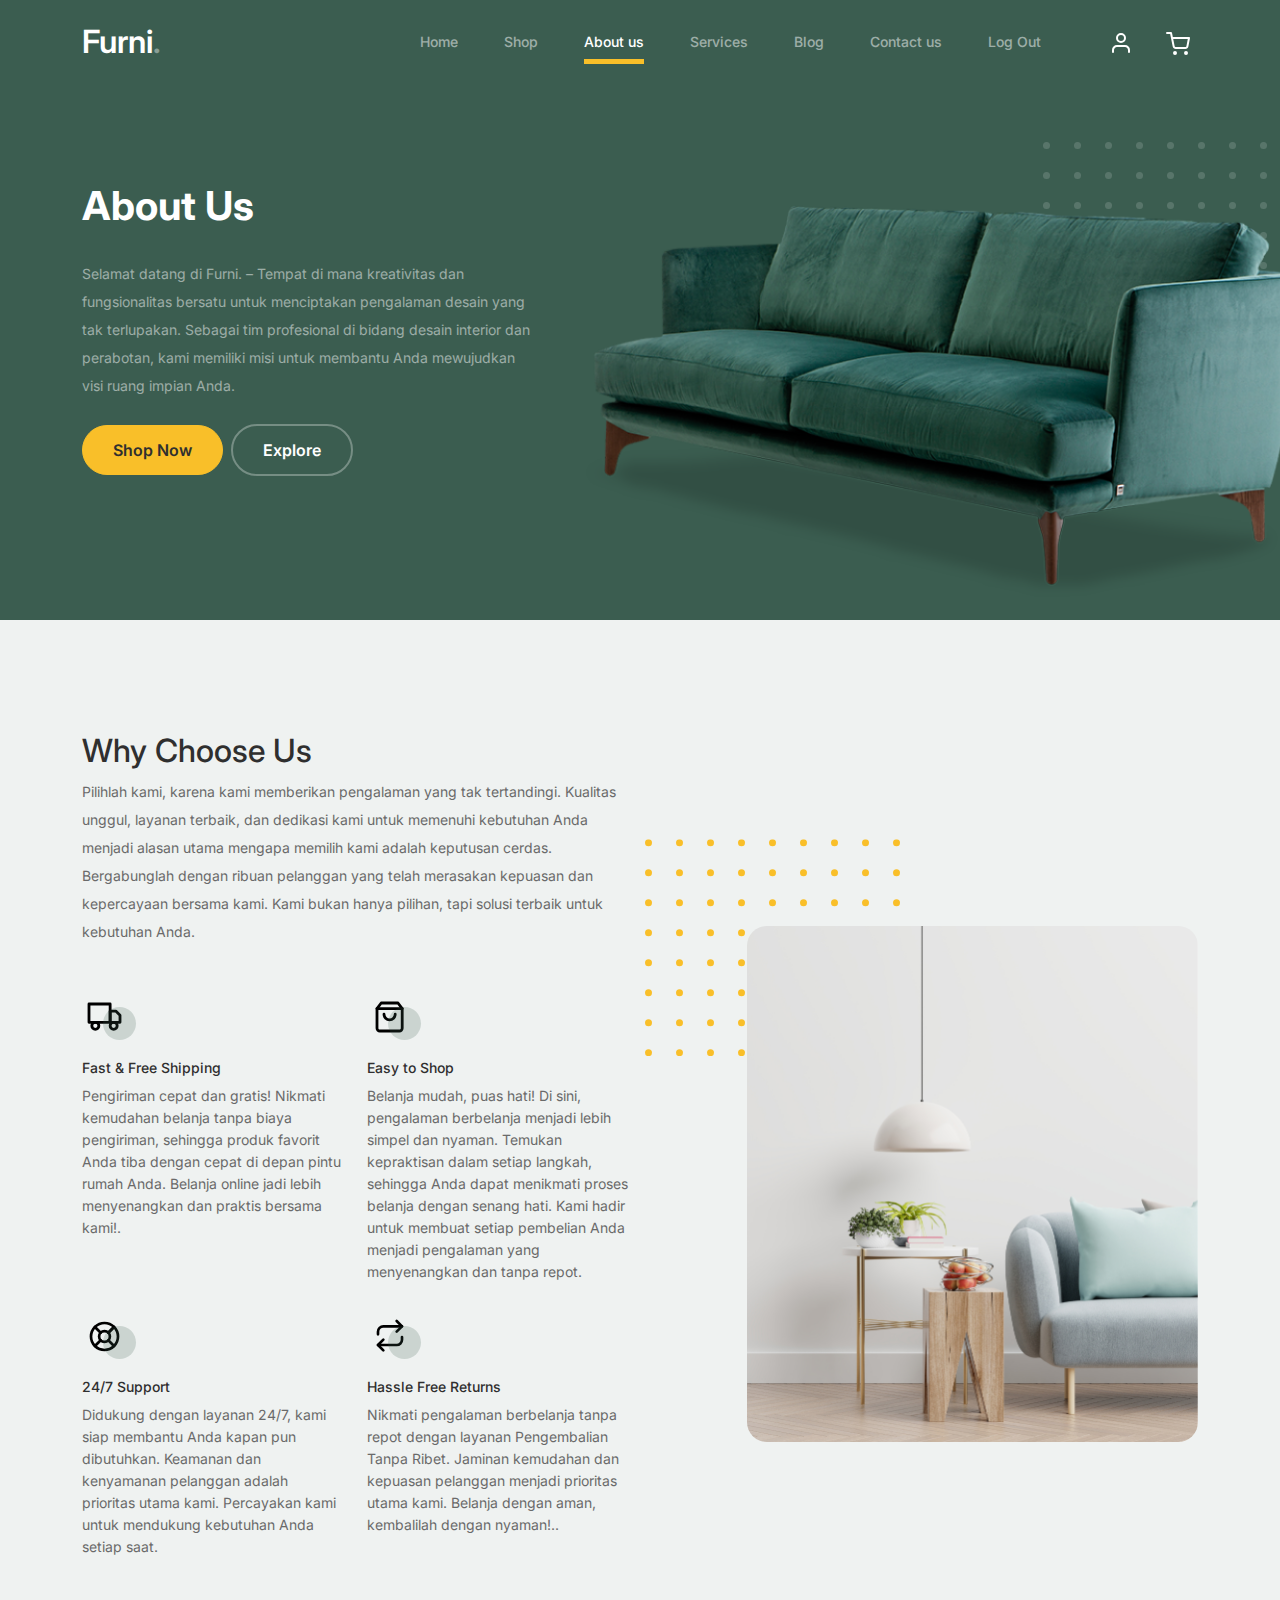
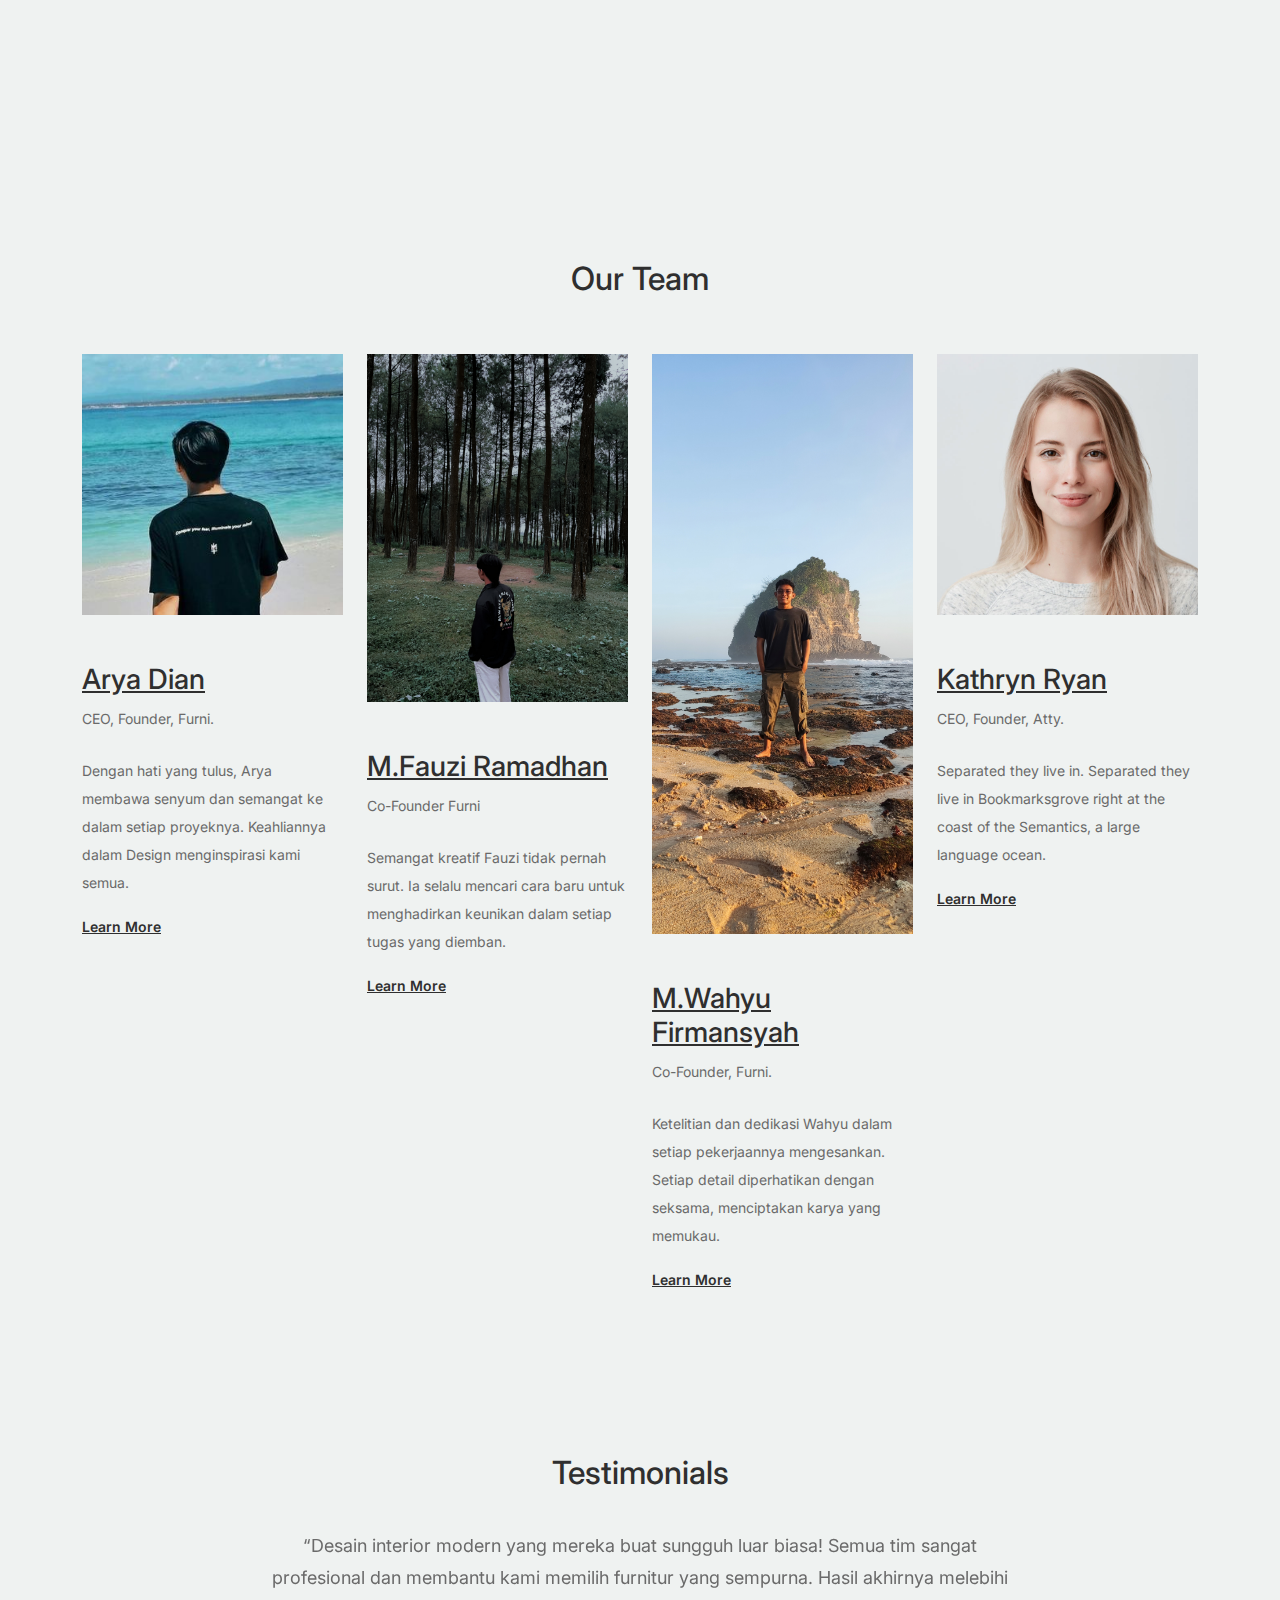
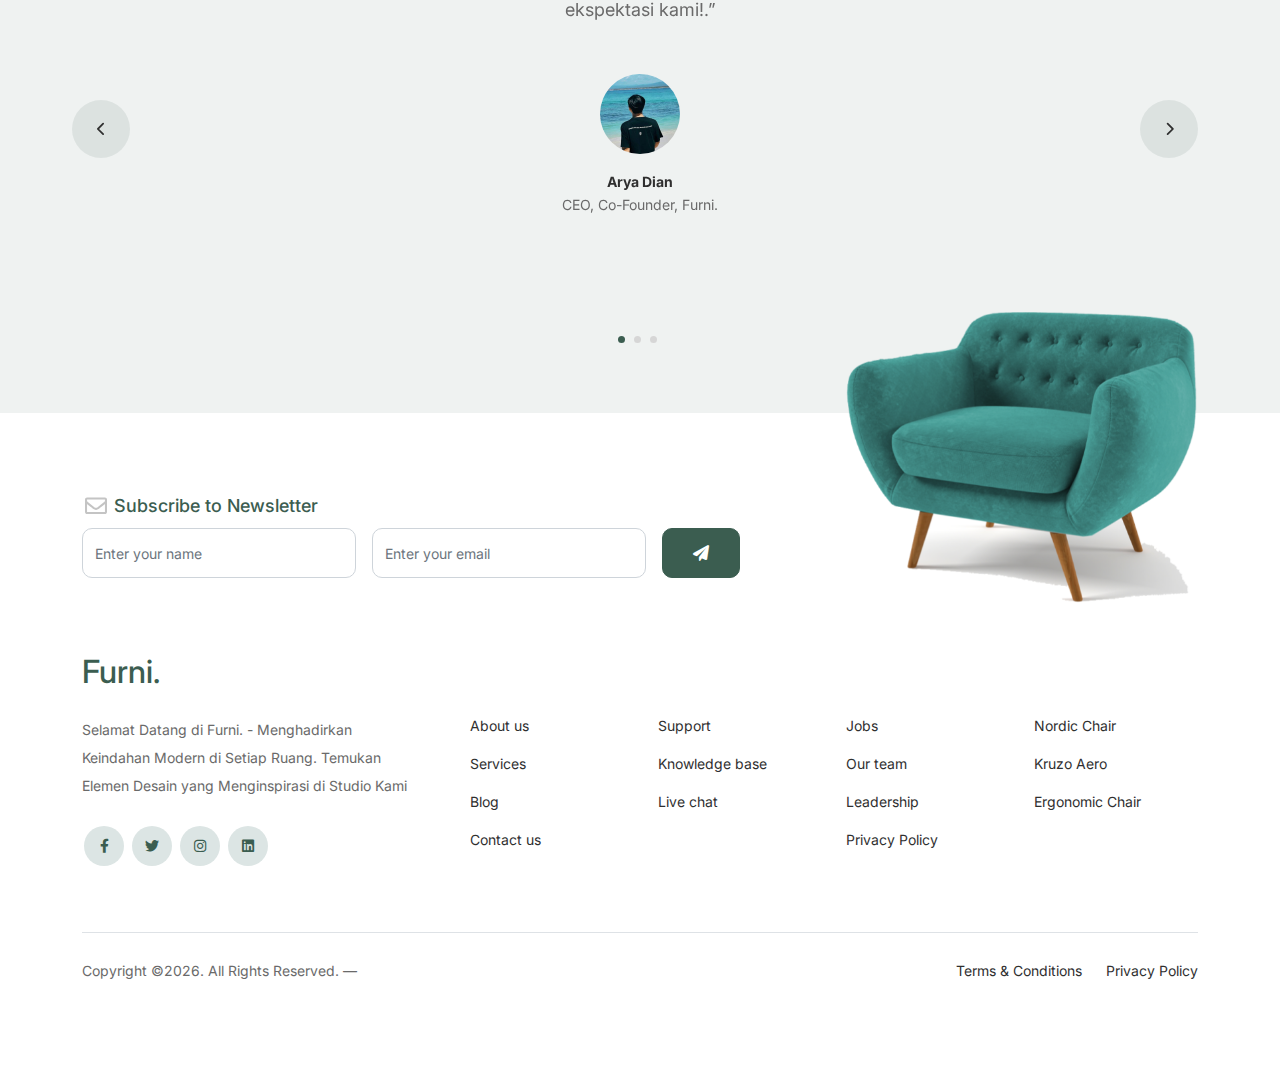
<file: about.html>
<!-- /*
* Bootstrap 5
* Template Name: Furni
* Template Author: Untree.co
* Template URI: https://untree.co/
* License: https://creativecommons.org/licenses/by/3.0/
*/ -->
<!doctype html>
<html lang="en">
<head>
  <meta charset="utf-8">
  <meta name="viewport" content="width=device-width, initial-scale=1, shrink-to-fit=no">
  <meta name="author" content="Untree.co">
  <link rel="shortcut icon" href="favicon.png">

  <meta name="description" content="" />
  <meta name="keywords" content="bootstrap, bootstrap4" />

		<!-- Bootstrap CSS -->
		<link href="css/bootstrap.min.css" rel="stylesheet">
		<link href="https://cdnjs.cloudflare.com/ajax/libs/font-awesome/6.0.0-beta3/css/all.min.css" rel="stylesheet">
		<link href="css/tiny-slider.css" rel="stylesheet">
		<link href="css/style.css" rel="stylesheet">
		<title>Furni. </title>
	</head>

	<body>

		<!-- Start Header/Navigation -->
		<nav class="custom-navbar navbar navbar navbar-expand-md navbar-dark bg-dark" arial-label="Furni navigation bar">

			<div class="container">
				<a class="navbar-brand" href="index.html">Furni<span>.</span></a>

				<button class="navbar-toggler" type="button" data-bs-toggle="collapse" data-bs-target="#navbarsFurni" aria-controls="navbarsFurni" aria-expanded="false" aria-label="Toggle navigation">
					<span class="navbar-toggler-icon"></span>
				</button>

				<div class="collapse navbar-collapse" id="navbarsFurni">
					<ul class="custom-navbar-nav navbar-nav ms-auto mb-2 mb-md-0">
						<li class="nav-item ">
							<a class="nav-link" href="index.html">Home</a>
						</li>
						<li><a class="nav-link" href="shop.html">Shop</a></li>
						<li class="active"><a class="nav-link" href="about.html">About us</a></li>
						<li><a class="nav-link" href="services.html">Services</a></li>
						<li><a class="nav-link" href="blog.html">Blog</a></li>
						<li><a class="nav-link" href="contact.html">Contact us</a></li>
						<li><a class="nav-link" href="signin.html">Log Out</a></li>
					</ul>

					<ul class="custom-navbar-cta navbar-nav mb-2 mb-md-0 ms-5">
						<li><a class="nav-link" href="#"><img src="images/user.svg"></a></li>
						<li><a class="nav-link" href="cart.html"><img src="images/cart.svg"></a></li>
					</ul>
				</div>
			</div>
				
		</nav>
		<!-- End Header/Navigation -->

		<!-- Start Hero Section -->
			<div class="hero">
				<div class="container">
					<div class="row justify-content-between">
						<div class="col-lg-5">
							<div class="intro-excerpt">
								<h1>About Us</h1>
								<p class="mb-4">Selamat datang di Furni. – Tempat di mana kreativitas dan fungsionalitas bersatu untuk menciptakan pengalaman desain yang tak terlupakan. Sebagai tim profesional di bidang desain interior dan perabotan, kami memiliki misi untuk membantu Anda mewujudkan visi ruang impian Anda.</p>
								<p><a href="" class="btn btn-secondary me-2">Shop Now</a><a href="#" class="btn btn-white-outline">Explore</a></p>
							</div>
						</div>
						<div class="col-lg-7">
							<div class="hero-img-wrap">
								<img src="images/couch.png" class="img-fluid">
							</div>
						</div>
					</div>
				</div>
			</div>
		<!-- End Hero Section -->

		

		<!-- Start Why Choose Us Section -->
		<div class="why-choose-section">
			<div class="container">
				<div class="row justify-content-between align-items-center">
					<div class="col-lg-6">
						<h2 class="section-title">Why Choose Us</h2>
						<p>Pilihlah kami, karena kami memberikan pengalaman yang tak tertandingi. Kualitas unggul, layanan terbaik, dan dedikasi kami untuk memenuhi kebutuhan Anda menjadi alasan utama mengapa memilih kami adalah keputusan cerdas. Bergabunglah dengan ribuan pelanggan yang telah merasakan kepuasan dan kepercayaan bersama kami. Kami bukan hanya pilihan, tapi solusi terbaik untuk kebutuhan Anda.</p>

						<div class="row my-5">
							<div class="col-6 col-md-6">
								<div class="feature">
									<div class="icon">
										<img src="images/truck.svg" alt="Image" class="imf-fluid">
									</div>
									<h3>Fast &amp; Free Shipping</h3>
									<p>Pengiriman cepat dan gratis! Nikmati kemudahan belanja tanpa biaya pengiriman, sehingga produk favorit Anda tiba dengan cepat di depan pintu rumah Anda. Belanja online jadi lebih menyenangkan dan praktis bersama kami!.</p>
								</div>
							</div>

							<div class="col-6 col-md-6">
								<div class="feature">
									<div class="icon">
										<img src="images/bag.svg" alt="Image" class="imf-fluid">
									</div>
									<h3>Easy to Shop</h3>
									<p>Belanja mudah, puas hati! Di sini, pengalaman berbelanja menjadi lebih simpel dan nyaman. Temukan kepraktisan dalam setiap langkah, sehingga Anda dapat menikmati proses belanja dengan senang hati. Kami hadir untuk membuat setiap pembelian Anda menjadi pengalaman yang menyenangkan dan tanpa repot.</p>
								</div>
							</div>

							<div class="col-6 col-md-6">
								<div class="feature">
									<div class="icon">
										<img src="images/support.svg" alt="Image" class="imf-fluid">
									</div>
									<h3>24/7 Support</h3>
									<p>Didukung dengan layanan 24/7, kami siap membantu Anda kapan pun dibutuhkan. Keamanan dan kenyamanan pelanggan adalah prioritas utama kami. Percayakan kami untuk mendukung kebutuhan Anda setiap saat.</p>
								</div>
							</div>

							<div class="col-6 col-md-6">
								<div class="feature">
									<div class="icon">
										<img src="images/return.svg" alt="Image" class="imf-fluid">
									</div>
									<h3>Hassle Free Returns</h3>
									<p>Nikmati pengalaman berbelanja tanpa repot dengan layanan Pengembalian Tanpa Ribet. Jaminan kemudahan dan kepuasan pelanggan menjadi prioritas utama kami. Belanja dengan aman, kembalilah dengan nyaman!..</p>
								</div>
							</div>

						</div>
					</div>

					<div class="col-lg-5">
						<div class="img-wrap">
							<img src="images/why-choose-us-img.jpg" alt="Image" class="img-fluid">
						</div>
					</div>

				</div>
			</div>
		</div>
		<!-- End Why Choose Us Section -->

		<!-- Start Team Section -->
		<div class="untree_co-section">
			<div class="container">

				<div class="row mb-5">
					<div class="col-lg-5 mx-auto text-center">
						<h2 class="section-title">Our Team</h2>
					</div>
				</div>

				<div class="row">

					<!-- Start Column 1 -->
					<div class="col-12 col-md-6 col-lg-3 mb-5 mb-md-0">
						<img src="images/about-profile.jpg" class="img-fluid mb-5">
						<h3 clas><a href="#"><span class="">Arya</span> Dian</a></h3>
            <span class="d-block position mb-4">CEO, Founder, Furni.</span>
            <p>Dengan hati yang tulus, Arya membawa senyum dan semangat ke dalam setiap proyeknya. Keahliannya dalam Design menginspirasi kami semua.</p>
            <p class="mb-0"><a href="#" class="more dark">Learn More <span class="icon-arrow_forward"></span></a></p>
					</div> 
					<!-- End Column 1 -->

					<!-- Start Column 2 -->
					<div class="col-12 col-md-6 col-lg-3 mb-5 mb-md-0">
						<img src="images/Fauzi.jpg" class="img-fluid mb-5">

						<h3 clas><a href="#"><span class="">M.Fauzi</span> Ramadhan</a></h3>
            <span class="d-block position mb-4">Co-Founder Furni</span>
            <p>Semangat kreatif Fauzi tidak pernah surut. Ia selalu mencari cara baru untuk menghadirkan keunikan dalam setiap tugas yang diemban.</p>
            <p class="mb-0"><a href="#" class="more dark">Learn More <span class="icon-arrow_forward"></span></a></p>

					</div> 
					<!-- End Column 2 -->

					<!-- Start Column 3 -->
					<div class="col-12 col-md-6 col-lg-3 mb-5 mb-md-0">
						<img src="images/Wahyu.jpg" class="img-fluid mb-5">
						<h3 clas><a href="#"><span class="">M.Wahyu</span> Firmansyah</a></h3>
            <span class="d-block position mb-4">Co-Founder, Furni.</span>
            <p>Ketelitian dan dedikasi Wahyu dalam setiap pekerjaannya mengesankan. Setiap detail diperhatikan dengan seksama, menciptakan karya yang memukau.</p>
            <p class="mb-0"><a href="#" class="more dark">Learn More <span class="icon-arrow_forward"></span></a></p>
					</div> 
					<!-- End Column 3 -->

					<!-- Start Column 4 -->
					<div class="col-12 col-md-6 col-lg-3 mb-5 mb-md-0">
						<img src="images/person_4.jpg" class="img-fluid mb-5">

						<h3 clas><a href="#"><span class="">Kathryn</span> Ryan</a></h3>
            <span class="d-block position mb-4">CEO, Founder, Atty.</span>
            <p>Separated they live in.
            Separated they live in Bookmarksgrove right at the coast of the Semantics, a large language ocean.</p>
            <p class="mb-0"><a href="#" class="more dark">Learn More <span class="icon-arrow_forward"></span></a></p>

          
					</div> 
					<!-- End Column 4 -->

					

				</div>
			</div>
		</div>
		<!-- End Team Section -->

		

	<!-- Start Testimonial Slider -->
	<div class="testimonial-section">
		<div class="container">
			<div class="row">
				<div class="col-lg-7 mx-auto text-center">
					<h2 class="section-title">Testimonials</h2>
				</div>
			</div>

			<div class="row justify-content-center">
				<div class="col-lg-12">
					<div class="testimonial-slider-wrap text-center">

						<div id="testimonial-nav">
							<span class="prev" data-controls="prev"><span class="fa fa-chevron-left"></span></span>
							<span class="next" data-controls="next"><span class="fa fa-chevron-right"></span></span>
						</div>

						<div class="testimonial-slider">
							
							<div class="item">
								<div class="row justify-content-center">
									<div class="col-lg-8 mx-auto">

										<div class="testimonial-block text-center">
											<blockquote class="mb-5">
												<p>&ldquo;Desain interior modern yang mereka buat sungguh luar biasa! Semua tim sangat profesional dan membantu kami memilih furnitur yang sempurna. Hasil akhirnya melebihi ekspektasi kami!.&rdquo;</p>
											</blockquote>

											<div class="author-info">
												<div class="author-pic">
													<img src="images/about-profile.jpg" alt="Maria Jones" class="img-fluid">
												</div>
												<h3 class="font-weight-bold">Arya Dian</h3>
												<span class="position d-block mb-3">CEO, Co-Founder, Furni.</span>
											</div>
										</div>

									</div>
								</div>
							</div> 
							<!-- END item -->

							<div class="item">
								<div class="row justify-content-center">
									<div class="col-lg-8 mx-auto">

										<div class="testimonial-block text-center">
											<blockquote class="mb-5">
												<p>&ldquo;Kursi ergonomis yang direkomendasikan oleh mereka sungguh nyaman! Punggung saya tidak lagi merasa pegal setelah bekerja berjam-jam di depan komputer. Terima kasih atas rekomendasinya!.&rdquo;</p>
											</blockquote>

											<div class="author-info">
												<div class="author-pic">
													<img src="images/Fauzi.jpg" alt="Maria Jones" class="img-fluid">
												</div>
												<h3 class="font-weight-bold">Fauzi Ramadhan</h3>
												<span class="position d-block mb-3">Mahasiswa</span>
											</div>
										</div>

									</div>
								</div>
							</div> 
							<!-- END item -->

							<div class="item">
								<div class="row justify-content-center">
									<div class="col-lg-8 mx-auto">

										<div class="testimonial-block text-center">
											<blockquote class="mb-5">
												<p>&ldquo;Dekorasi bergaya yang mereka pilih sangat mencerminkan kepribadian kami. Kami merasa seperti rumah kami menjadi lebih indah dan unik berkat sentuhan mereka.&rdquo;</p>
											</blockquote>

											<div class="author-info">
												<div class="author-pic">
													<img src="images/Wahyu.jpg" alt="Maria Jones" class="img-fluid">
												</div>
												<h3 class="font-weight-bold">M.Wahyu Firmansyah</h3>
												<span class="position d-block mb-3">Mahasiswa.</span>
											</div>
										</div>

									</div>
								</div>
							</div> 
							<!-- END item -->

						</div>

					</div>
				</div>
			</div>
		</div>
	</div>
	<!-- End Testimonial Slider -->


		

		<!-- Start Footer Section -->
		<footer class="footer-section">
			<div class="container relative">

				<div class="sofa-img">
					<img src="images/sofa.png" alt="Image" class="img-fluid">
				</div>

				<div class="row">
					<div class="col-lg-8">
						<div class="subscription-form">
							<h3 class="d-flex align-items-center"><span class="me-1"><img src="images/envelope-outline.svg" alt="Image" class="img-fluid"></span><span>Subscribe to Newsletter</span></h3>

							<form action="#" class="row g-3">
								<div class="col-auto">
									<input type="text" class="form-control" placeholder="Enter your name">
								</div>
								<div class="col-auto">
									<input type="email" class="form-control" placeholder="Enter your email">
								</div>
								<div class="col-auto">
									<button class="btn btn-primary">
										<span class="fa fa-paper-plane"></span>
									</button>
								</div>
							</form>

						</div>
					</div>
				</div>

				<div class="row g-5 mb-5">
					<div class="col-lg-4">
						<div class="mb-4 footer-logo-wrap"><a href="#" class="footer-logo">Furni<span>.</span></a></div>
						<p class="mb-4">Selamat Datang di Furni. - Menghadirkan Keindahan Modern di Setiap Ruang. Temukan Elemen Desain yang Menginspirasi di Studio Kami</p>

						<ul class="list-unstyled custom-social">
							<li><a href="#"><span class="fa fa-brands fa-facebook-f"></span></a></li>
							<li><a href="#"><span class="fa fa-brands fa-twitter"></span></a></li>
							<li><a href="#"><span class="fa fa-brands fa-instagram"></span></a></li>
							<li><a href="#"><span class="fa fa-brands fa-linkedin"></span></a></li>
						</ul>
					</div>

					<div class="col-lg-8">
						<div class="row links-wrap">
							<div class="col-6 col-sm-6 col-md-3">
								<ul class="list-unstyled">
									<li><a href="#">About us</a></li>
									<li><a href="#">Services</a></li>
									<li><a href="#">Blog</a></li>
									<li><a href="#">Contact us</a></li>
								</ul>
							</div>

							<div class="col-6 col-sm-6 col-md-3">
								<ul class="list-unstyled">
									<li><a href="#">Support</a></li>
									<li><a href="#">Knowledge base</a></li>
									<li><a href="#">Live chat</a></li>
								</ul>
							</div>

							<div class="col-6 col-sm-6 col-md-3">
								<ul class="list-unstyled">
									<li><a href="#">Jobs</a></li>
									<li><a href="#">Our team</a></li>
									<li><a href="#">Leadership</a></li>
									<li><a href="#">Privacy Policy</a></li>
								</ul>
							</div>

							<div class="col-6 col-sm-6 col-md-3">
								<ul class="list-unstyled">
									<li><a href="#">Nordic Chair</a></li>
									<li><a href="#">Kruzo Aero</a></li>
									<li><a href="#">Ergonomic Chair</a></li>
								</ul>
							</div>
						</div>
					</div>

				</div>

				<div class="border-top copyright">
					<div class="row pt-4">
						<div class="col-lg-6">
							<p class="mb-2 text-center text-lg-start">Copyright &copy;<script>document.write(new Date().getFullYear());</script>. All Rights Reserved. &mdash; 
            </p>
						</div>

						<div class="col-lg-6 text-center text-lg-end">
							<ul class="list-unstyled d-inline-flex ms-auto">
								<li class="me-4"><a href="#">Terms &amp; Conditions</a></li>
								<li><a href="#">Privacy Policy</a></li>
							</ul>
						</div>

					</div>
				</div>

			</div>
		</footer>
		<!-- End Footer Section -->	


		<script src="js/bootstrap.bundle.min.js"></script>
		<script src="js/tiny-slider.js"></script>
		<script src="js/custom.js"></script>
	</body>

</html>
</file>
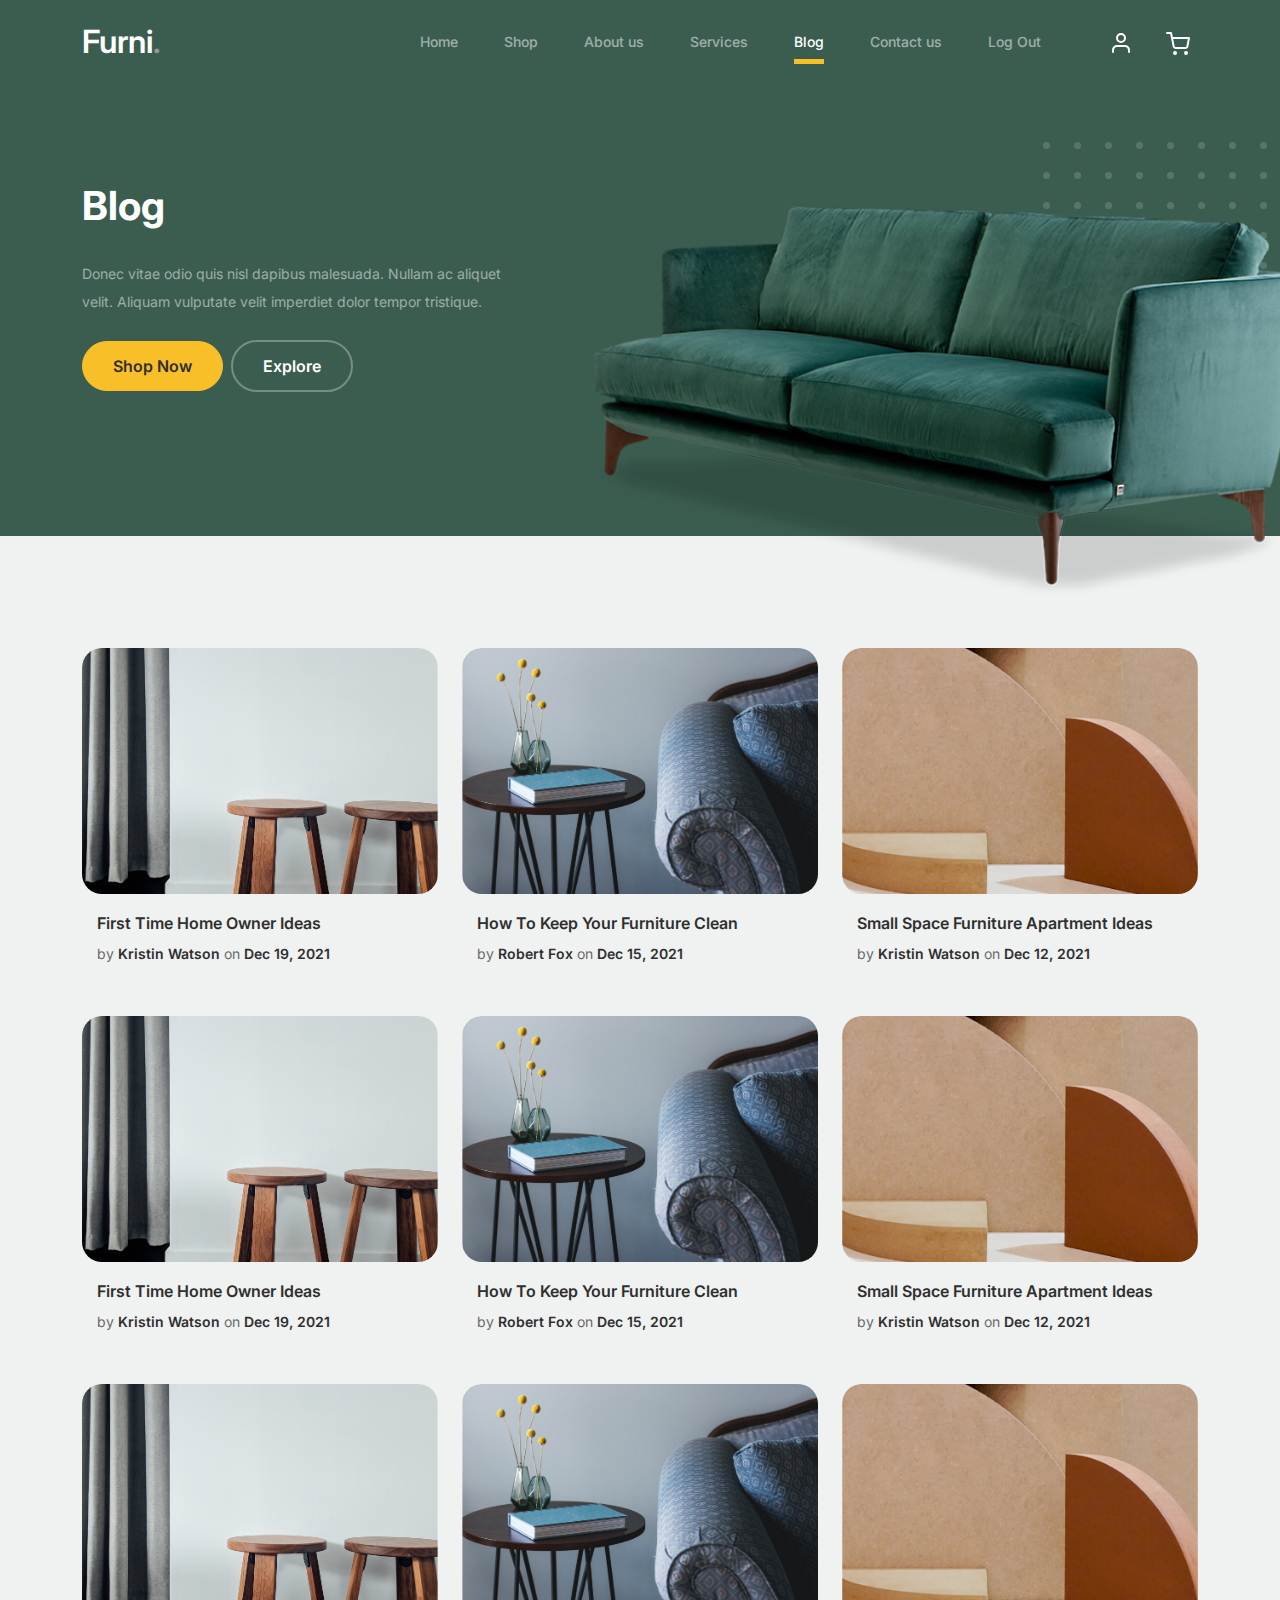
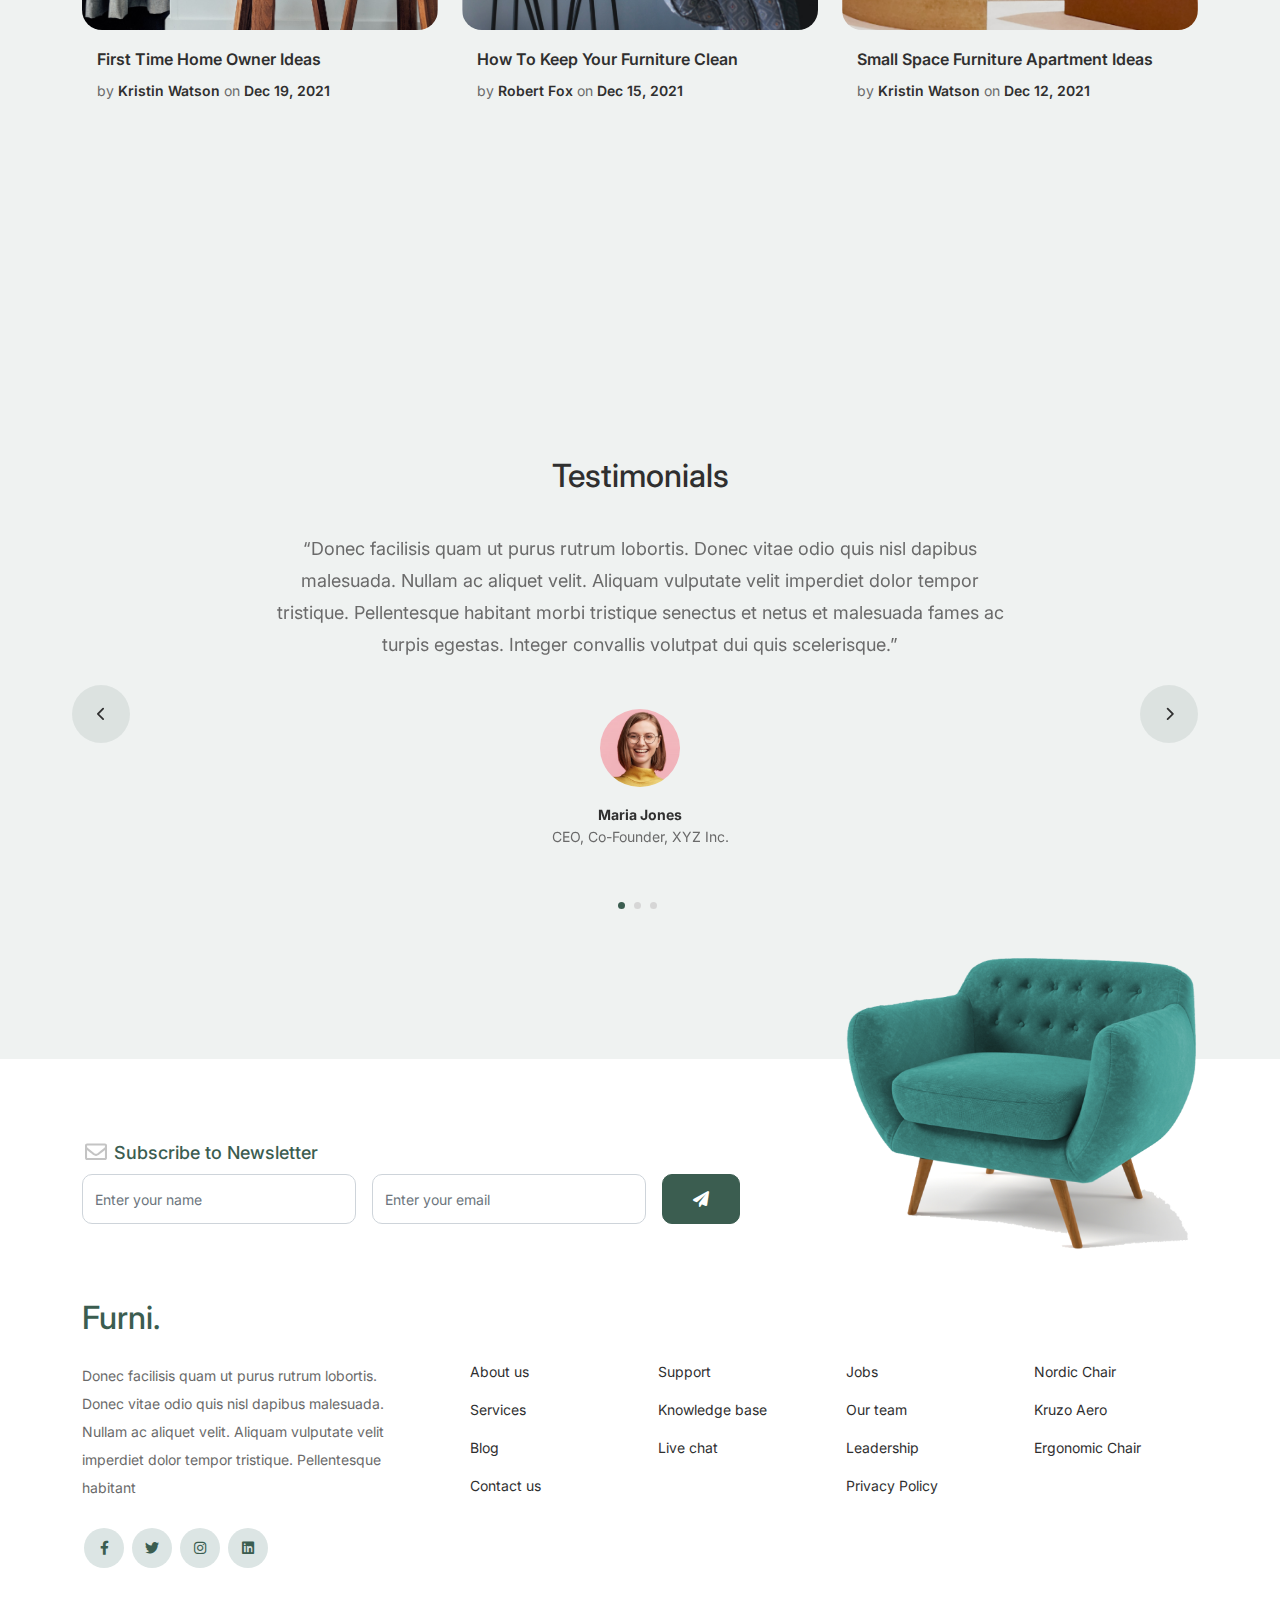
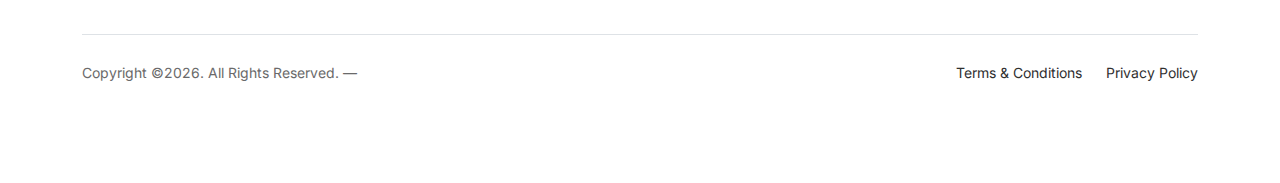
<file: blog.html>
<!-- /*
* Bootstrap 5
* Template Name: Furni
* Template Author: Untree.co
* Template URI: https://untree.co/
* License: https://creativecommons.org/licenses/by/3.0/
*/ -->
<!doctype html>
<html lang="en">
<head>
  <meta charset="utf-8">
  <meta name="viewport" content="width=device-width, initial-scale=1, shrink-to-fit=no">
  <meta name="author" content="Untree.co">
  <link rel="shortcut icon" href="favicon.png">

  <meta name="description" content="" />
  <meta name="keywords" content="bootstrap, bootstrap4" />

		<!-- Bootstrap CSS -->
		<link href="css/bootstrap.min.css" rel="stylesheet">
		<link href="https://cdnjs.cloudflare.com/ajax/libs/font-awesome/6.0.0-beta3/css/all.min.css" rel="stylesheet">
		<link href="css/tiny-slider.css" rel="stylesheet">
		<link href="css/style.css" rel="stylesheet">
		<title>Furni  </title>
	</head>

	<body>

		<!-- Start Header/Navigation -->
		<nav class="custom-navbar navbar navbar navbar-expand-md navbar-dark bg-dark" arial-label="Furni navigation bar">

			<div class="container">
				<a class="navbar-brand" href="index.html">Furni<span>.</span></a>

				<button class="navbar-toggler" type="button" data-bs-toggle="collapse" data-bs-target="#navbarsFurni" aria-controls="navbarsFurni" aria-expanded="false" aria-label="Toggle navigation">
					<span class="navbar-toggler-icon"></span>
				</button>

				<div class="collapse navbar-collapse" id="navbarsFurni">
					<ul class="custom-navbar-nav navbar-nav ms-auto mb-2 mb-md-0">
						<li class="nav-item">
							<a class="nav-link" href="index.html">Home</a>
						</li>
						<li><a class="nav-link" href="shop.html">Shop</a></li>
						<li><a class="nav-link" href="about.html">About us</a></li>
						<li><a class="nav-link" href="services.html">Services</a></li>
						<li class="active"><a class="nav-link" href="blog.html">Blog</a></li>
						<li><a class="nav-link" href="contact.html">Contact us</a></li>
						<li><a class="nav-link" href="signin.html">Log Out</a></li>
					</ul>

					<ul class="custom-navbar-cta navbar-nav mb-2 mb-md-0 ms-5">
						<li><a class="nav-link" href="#"><img src="images/user.svg"></a></li>
						<li><a class="nav-link" href="cart.html"><img src="images/cart.svg"></a></li>
					</ul>
				</div>
			</div>
				
		</nav>
		<!-- End Header/Navigation -->

		<!-- Start Hero Section -->
			<div class="hero">
				<div class="container">
					<div class="row justify-content-between">
						<div class="col-lg-5">
							<div class="intro-excerpt">
								<h1>Blog</h1>
								<p class="mb-4">Donec vitae odio quis nisl dapibus malesuada. Nullam ac aliquet velit. Aliquam vulputate velit imperdiet dolor tempor tristique.</p>
								<p><a href="" class="btn btn-secondary me-2">Shop Now</a><a href="#" class="btn btn-white-outline">Explore</a></p>
							</div>
						</div>
						<div class="col-lg-7">
							<div class="hero-img-wrap">
								<img src="images/couch.png" class="img-fluid">
							</div>
						</div>
					</div>
				</div>
			</div>
		<!-- End Hero Section -->

		

		<!-- Start Blog Section -->
		<div class="blog-section">
			<div class="container">
				
				<div class="row">

					<div class="col-12 col-sm-6 col-md-4 mb-5">
						<div class="post-entry">
							<a href="#" class="post-thumbnail"><img src="images/post-1.jpg" alt="Image" class="img-fluid"></a>
							<div class="post-content-entry">
								<h3><a href="#">First Time Home Owner Ideas</a></h3>
								<div class="meta">
									<span>by <a href="#">Kristin Watson</a></span> <span>on <a href="#">Dec 19, 2021</a></span>
								</div>
							</div>
						</div>
					</div>

					<div class="col-12 col-sm-6 col-md-4 mb-5">
						<div class="post-entry">
							<a href="#" class="post-thumbnail"><img src="images/post-2.jpg" alt="Image" class="img-fluid"></a>
							<div class="post-content-entry">
								<h3><a href="#">How To Keep Your Furniture Clean</a></h3>
								<div class="meta">
									<span>by <a href="#">Robert Fox</a></span> <span>on <a href="#">Dec 15, 2021</a></span>
								</div>
							</div>
						</div>
					</div>

					<div class="col-12 col-sm-6 col-md-4 mb-5">
						<div class="post-entry">
							<a href="#" class="post-thumbnail"><img src="images/post-3.jpg" alt="Image" class="img-fluid"></a>
							<div class="post-content-entry">
								<h3><a href="#">Small Space Furniture Apartment Ideas</a></h3>
								<div class="meta">
									<span>by <a href="#">Kristin Watson</a></span> <span>on <a href="#">Dec 12, 2021</a></span>
								</div>
							</div>
						</div>
					</div>

					<div class="col-12 col-sm-6 col-md-4 mb-5">
						<div class="post-entry">
							<a href="#" class="post-thumbnail"><img src="images/post-1.jpg" alt="Image" class="img-fluid"></a>
							<div class="post-content-entry">
								<h3><a href="#">First Time Home Owner Ideas</a></h3>
								<div class="meta">
									<span>by <a href="#">Kristin Watson</a></span> <span>on <a href="#">Dec 19, 2021</a></span>
								</div>
							</div>
						</div>
					</div>

					<div class="col-12 col-sm-6 col-md-4 mb-5">
						<div class="post-entry">
							<a href="#" class="post-thumbnail"><img src="images/post-2.jpg" alt="Image" class="img-fluid"></a>
							<div class="post-content-entry">
								<h3><a href="#">How To Keep Your Furniture Clean</a></h3>
								<div class="meta">
									<span>by <a href="#">Robert Fox</a></span> <span>on <a href="#">Dec 15, 2021</a></span>
								</div>
							</div>
						</div>
					</div>

					<div class="col-12 col-sm-6 col-md-4 mb-5">
						<div class="post-entry">
							<a href="#" class="post-thumbnail"><img src="images/post-3.jpg" alt="Image" class="img-fluid"></a>
							<div class="post-content-entry">
								<h3><a href="#">Small Space Furniture Apartment Ideas</a></h3>
								<div class="meta">
									<span>by <a href="#">Kristin Watson</a></span> <span>on <a href="#">Dec 12, 2021</a></span>
								</div>
							</div>
						</div>
					</div>

					<div class="col-12 col-sm-6 col-md-4 mb-5">
						<div class="post-entry">
							<a href="#" class="post-thumbnail"><img src="images/post-1.jpg" alt="Image" class="img-fluid"></a>
							<div class="post-content-entry">
								<h3><a href="#">First Time Home Owner Ideas</a></h3>
								<div class="meta">
									<span>by <a href="#">Kristin Watson</a></span> <span>on <a href="#">Dec 19, 2021</a></span>
								</div>
							</div>
						</div>
					</div>

					<div class="col-12 col-sm-6 col-md-4 mb-5">
						<div class="post-entry">
							<a href="#" class="post-thumbnail"><img src="images/post-2.jpg" alt="Image" class="img-fluid"></a>
							<div class="post-content-entry">
								<h3><a href="#">How To Keep Your Furniture Clean</a></h3>
								<div class="meta">
									<span>by <a href="#">Robert Fox</a></span> <span>on <a href="#">Dec 15, 2021</a></span>
								</div>
							</div>
						</div>
					</div>

					<div class="col-12 col-sm-6 col-md-4 mb-5">
						<div class="post-entry">
							<a href="#" class="post-thumbnail"><img src="images/post-3.jpg" alt="Image" class="img-fluid"></a>
							<div class="post-content-entry">
								<h3><a href="#">Small Space Furniture Apartment Ideas</a></h3>
								<div class="meta">
									<span>by <a href="#">Kristin Watson</a></span> <span>on <a href="#">Dec 12, 2021</a></span>
								</div>
							</div>
						</div>
					</div>

				</div>
			</div>
		</div>
		<!-- End Blog Section -->	

		

		<!-- Start Testimonial Slider -->
		<div class="testimonial-section before-footer-section">
			<div class="container">
				<div class="row">
					<div class="col-lg-7 mx-auto text-center">
						<h2 class="section-title">Testimonials</h2>
					</div>
				</div>

				<div class="row justify-content-center">
					<div class="col-lg-12">
						<div class="testimonial-slider-wrap text-center">

							<div id="testimonial-nav">
								<span class="prev" data-controls="prev"><span class="fa fa-chevron-left"></span></span>
								<span class="next" data-controls="next"><span class="fa fa-chevron-right"></span></span>
							</div>

							<div class="testimonial-slider">
								
								<div class="item">
									<div class="row justify-content-center">
										<div class="col-lg-8 mx-auto">

											<div class="testimonial-block text-center">
												<blockquote class="mb-5">
													<p>&ldquo;Donec facilisis quam ut purus rutrum lobortis. Donec vitae odio quis nisl dapibus malesuada. Nullam ac aliquet velit. Aliquam vulputate velit imperdiet dolor tempor tristique. Pellentesque habitant morbi tristique senectus et netus et malesuada fames ac turpis egestas. Integer convallis volutpat dui quis scelerisque.&rdquo;</p>
												</blockquote>

												<div class="author-info">
													<div class="author-pic">
														<img src="images/person-1.png" alt="Maria Jones" class="img-fluid">
													</div>
													<h3 class="font-weight-bold">Maria Jones</h3>
													<span class="position d-block mb-3">CEO, Co-Founder, XYZ Inc.</span>
												</div>
											</div>

										</div>
									</div>
								</div> 
								<!-- END item -->

								<div class="item">
									<div class="row justify-content-center">
										<div class="col-lg-8 mx-auto">

											<div class="testimonial-block text-center">
												<blockquote class="mb-5">
													<p>&ldquo;Donec facilisis quam ut purus rutrum lobortis. Donec vitae odio quis nisl dapibus malesuada. Nullam ac aliquet velit. Aliquam vulputate velit imperdiet dolor tempor tristique. Pellentesque habitant morbi tristique senectus et netus et malesuada fames ac turpis egestas. Integer convallis volutpat dui quis scelerisque.&rdquo;</p>
												</blockquote>

												<div class="author-info">
													<div class="author-pic">
														<img src="images/person-1.png" alt="Maria Jones" class="img-fluid">
													</div>
													<h3 class="font-weight-bold">Maria Jones</h3>
													<span class="position d-block mb-3">CEO, Co-Founder, XYZ Inc.</span>
												</div>
											</div>

										</div>
									</div>
								</div> 
								<!-- END item -->

								<div class="item">
									<div class="row justify-content-center">
										<div class="col-lg-8 mx-auto">

											<div class="testimonial-block text-center">
												<blockquote class="mb-5">
													<p>&ldquo;Donec facilisis quam ut purus rutrum lobortis. Donec vitae odio quis nisl dapibus malesuada. Nullam ac aliquet velit. Aliquam vulputate velit imperdiet dolor tempor tristique. Pellentesque habitant morbi tristique senectus et netus et malesuada fames ac turpis egestas. Integer convallis volutpat dui quis scelerisque.&rdquo;</p>
												</blockquote>

												<div class="author-info">
													<div class="author-pic">
														<img src="images/person-1.png" alt="Maria Jones" class="img-fluid">
													</div>
													<h3 class="font-weight-bold">Maria Jones</h3>
													<span class="position d-block mb-3">CEO, Co-Founder, XYZ Inc.</span>
												</div>
											</div>

										</div>
									</div>
								</div> 
								<!-- END item -->

							</div>

						</div>
					</div>
				</div>
			</div>
		</div>
		<!-- End Testimonial Slider -->

		

		<!-- Start Footer Section -->
		<footer class="footer-section">
			<div class="container relative">

				<div class="sofa-img">
					<img src="images/sofa.png" alt="Image" class="img-fluid">
				</div>

				<div class="row">
					<div class="col-lg-8">
						<div class="subscription-form">
							<h3 class="d-flex align-items-center"><span class="me-1"><img src="images/envelope-outline.svg" alt="Image" class="img-fluid"></span><span>Subscribe to Newsletter</span></h3>

							<form action="#" class="row g-3">
								<div class="col-auto">
									<input type="text" class="form-control" placeholder="Enter your name">
								</div>
								<div class="col-auto">
									<input type="email" class="form-control" placeholder="Enter your email">
								</div>
								<div class="col-auto">
									<button class="btn btn-primary">
										<span class="fa fa-paper-plane"></span>
									</button>
								</div>
							</form>

						</div>
					</div>
				</div>

				<div class="row g-5 mb-5">
					<div class="col-lg-4">
						<div class="mb-4 footer-logo-wrap"><a href="#" class="footer-logo">Furni<span>.</span></a></div>
						<p class="mb-4">Donec facilisis quam ut purus rutrum lobortis. Donec vitae odio quis nisl dapibus malesuada. Nullam ac aliquet velit. Aliquam vulputate velit imperdiet dolor tempor tristique. Pellentesque habitant</p>

						<ul class="list-unstyled custom-social">
							<li><a href="#"><span class="fa fa-brands fa-facebook-f"></span></a></li>
							<li><a href="#"><span class="fa fa-brands fa-twitter"></span></a></li>
							<li><a href="#"><span class="fa fa-brands fa-instagram"></span></a></li>
							<li><a href="#"><span class="fa fa-brands fa-linkedin"></span></a></li>
						</ul>
					</div>

					<div class="col-lg-8">
						<div class="row links-wrap">
							<div class="col-6 col-sm-6 col-md-3">
								<ul class="list-unstyled">
									<li><a href="#">About us</a></li>
									<li><a href="#">Services</a></li>
									<li><a href="#">Blog</a></li>
									<li><a href="#">Contact us</a></li>
								</ul>
							</div>

							<div class="col-6 col-sm-6 col-md-3">
								<ul class="list-unstyled">
									<li><a href="#">Support</a></li>
									<li><a href="#">Knowledge base</a></li>
									<li><a href="#">Live chat</a></li>
								</ul>
							</div>

							<div class="col-6 col-sm-6 col-md-3">
								<ul class="list-unstyled">
									<li><a href="#">Jobs</a></li>
									<li><a href="#">Our team</a></li>
									<li><a href="#">Leadership</a></li>
									<li><a href="#">Privacy Policy</a></li>
								</ul>
							</div>

							<div class="col-6 col-sm-6 col-md-3">
								<ul class="list-unstyled">
									<li><a href="#">Nordic Chair</a></li>
									<li><a href="#">Kruzo Aero</a></li>
									<li><a href="#">Ergonomic Chair</a></li>
								</ul>
							</div>
						</div>
					</div>

				</div>

				<div class="border-top copyright">
					<div class="row pt-4">
						<div class="col-lg-6">
							<p class="mb-2 text-center text-lg-start">Copyright &copy;<script>document.write(new Date().getFullYear());</script>. All Rights Reserved. &mdash; 
            </p>
						</div>

						<div class="col-lg-6 text-center text-lg-end">
							<ul class="list-unstyled d-inline-flex ms-auto">
								<li class="me-4"><a href="#">Terms &amp; Conditions</a></li>
								<li><a href="#">Privacy Policy</a></li>
							</ul>
						</div>

					</div>
				</div>

			</div>
		</footer>
		<!-- End Footer Section -->	


		<script src="js/bootstrap.bundle.min.js"></script>
		<script src="js/tiny-slider.js"></script>
		<script src="js/custom.js"></script>
	</body>

</html>
</file>
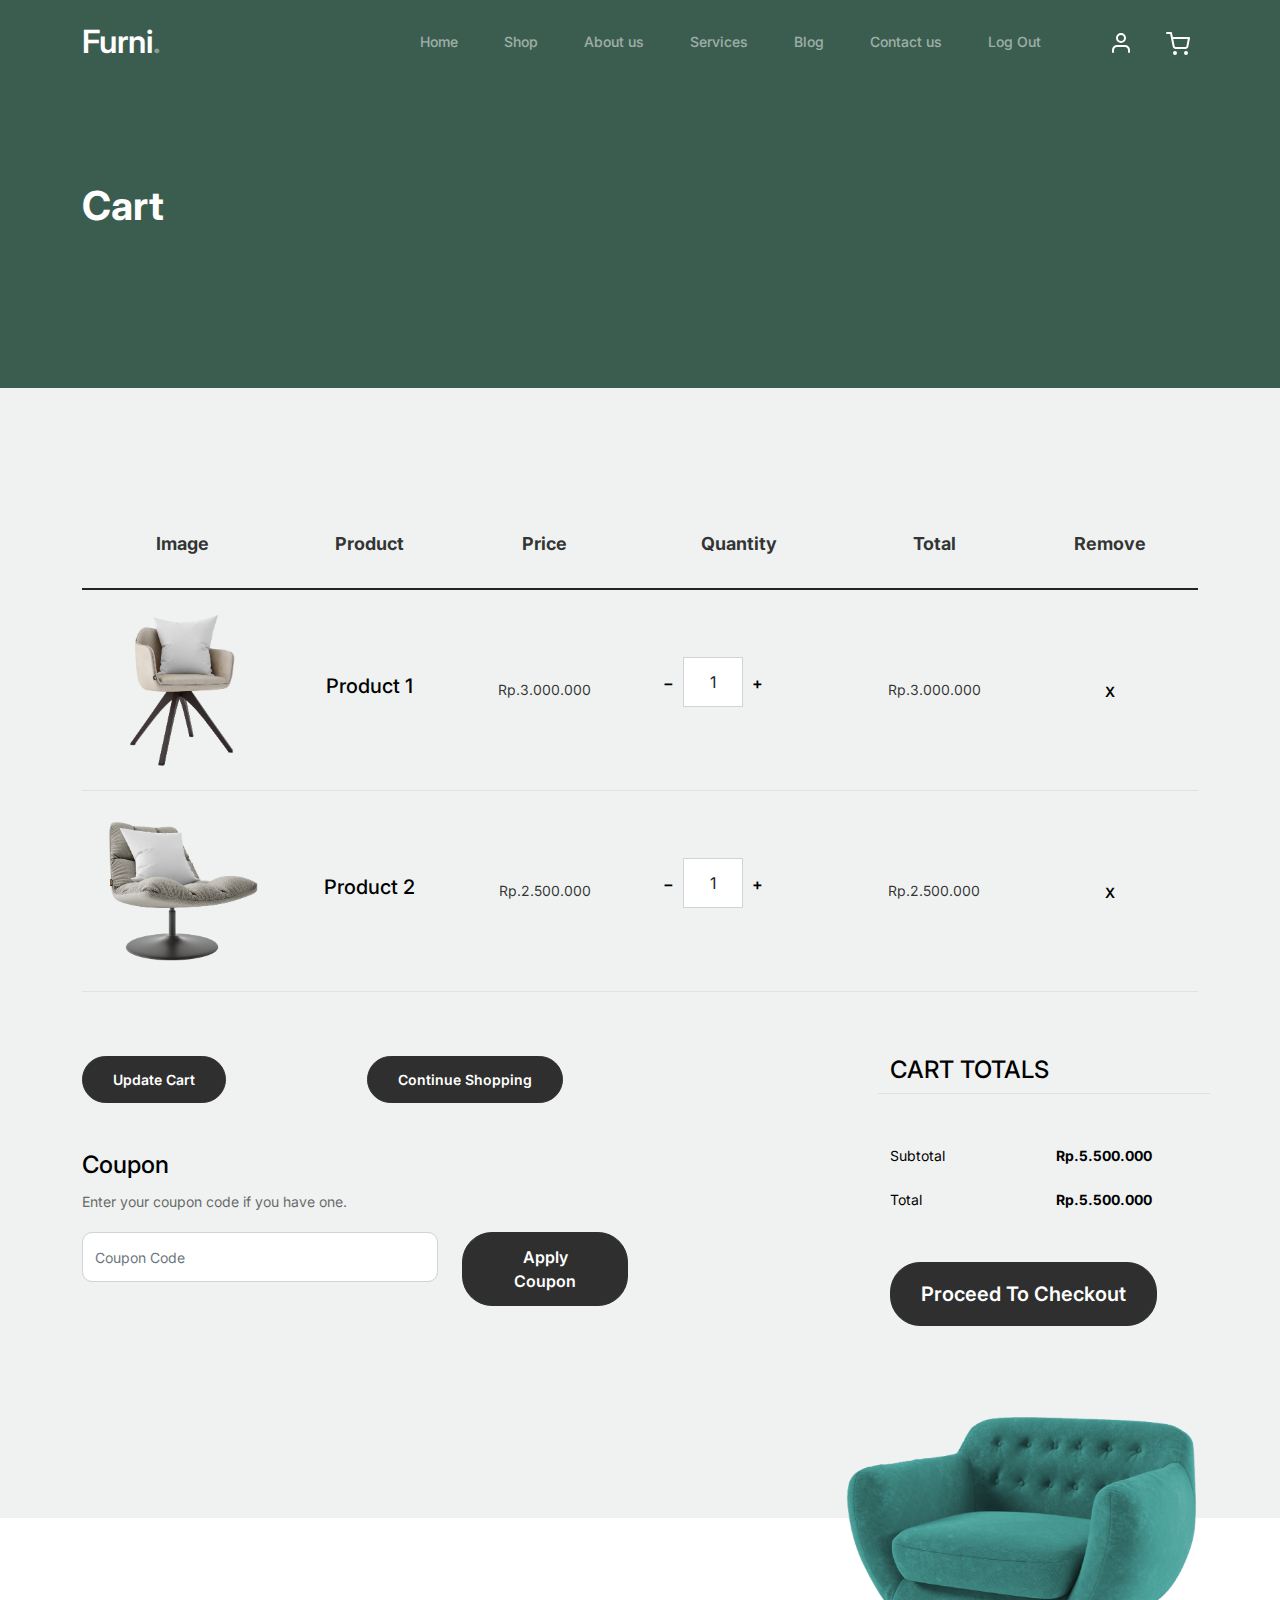
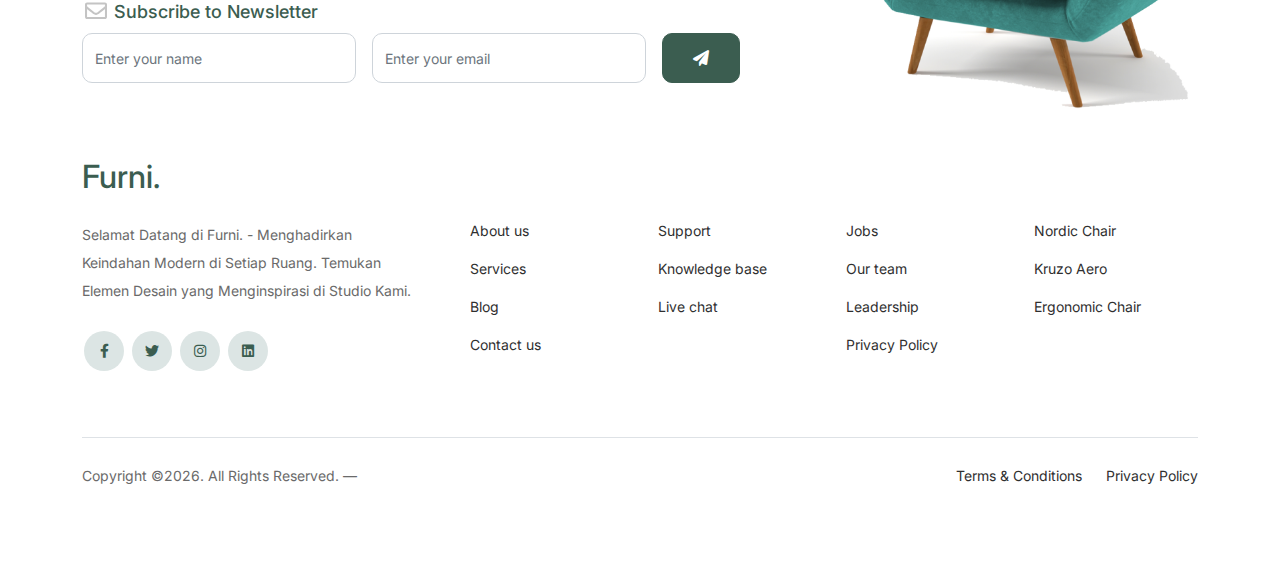
<file: cart.html>
<!-- /*
* Bootstrap 5
* Template Name: Furni
* Template Author: Untree.co
* Template URI: https://untree.co/
* License: https://creativecommons.org/licenses/by/3.0/
*/ -->
<!doctype html>
<html lang="en">
<head>
  <meta charset="utf-8">
  <meta name="viewport" content="width=device-width, initial-scale=1, shrink-to-fit=no">
  <meta name="author" content="Untree.co">
  <link rel="shortcut icon" href="favicon.png">

  <meta name="description" content="" />
  <meta name="keywords" content="bootstrap, bootstrap4" />

		<!-- Bootstrap CSS -->
		<link href="css/bootstrap.min.css" rel="stylesheet">
		<link href="https://cdnjs.cloudflare.com/ajax/libs/font-awesome/6.0.0-beta3/css/all.min.css" rel="stylesheet">
		<link href="css/tiny-slider.css" rel="stylesheet">
		<link href="css/style.css" rel="stylesheet">
		<title>Furni.</title>
	</head>

	<body>

		<!-- Start Header/Navigation -->
		<nav class="custom-navbar navbar navbar navbar-expand-md navbar-dark bg-dark" arial-label="Furni navigation bar">

			<div class="container">
				<a class="navbar-brand" href="index.html">Furni<span>.</span></a>

				<button class="navbar-toggler" type="button" data-bs-toggle="collapse" data-bs-target="#navbarsFurni" aria-controls="navbarsFurni" aria-expanded="false" aria-label="Toggle navigation">
					<span class="navbar-toggler-icon"></span>
				</button>

				<div class="collapse navbar-collapse" id="navbarsFurni">
					<ul class="custom-navbar-nav navbar-nav ms-auto mb-2 mb-md-0">
						<li class="nav-item ">
							<a class="nav-link" href="index.html">Home</a>
						</li>
						<li><a class="nav-link" href="shop.html">Shop</a></li>
						<li><a class="nav-link" href="about.html">About us</a></li>
						<li><a class="nav-link" href="services.html">Services</a></li>
						<li><a class="nav-link" href="blog.html">Blog</a></li>
						<li><a class="nav-link" href="contact.html">Contact us</a></li>
						<li><a class="nav-link" href="signin.html">Log Out</a></li>
					</ul>

					<ul class="custom-navbar-cta navbar-nav mb-2 mb-md-0 ms-5">
						<li><a class="nav-link" href="#"><img src="images/user.svg"></a></li>
						<li><a class="nav-link" href="cart.html"><img src="images/cart.svg"></a></li>
					</ul>
				</div>
			</div>
				
		</nav>
		<!-- End Header/Navigation -->

		<!-- Start Hero Section -->
			<div class="hero">
				<div class="container">
					<div class="row justify-content-between">
						<div class="col-lg-5">
							<div class="intro-excerpt">
								<h1>Cart</h1>
							</div>
						</div>
						<div class="col-lg-7">
							
						</div>
					</div>
				</div>
			</div>
		<!-- End Hero Section -->

		

		<div class="untree_co-section before-footer-section">
            <div class="container">
              <div class="row mb-5">
                <form class="col-md-12" method="post">
                  <div class="site-blocks-table">
                    <table class="table">
                      <thead>
                        <tr>
                          <th class="product-thumbnail">Image</th>
                          <th class="product-name">Product</th>
                          <th class="product-price">Price</th>
                          <th class="product-quantity">Quantity</th>
                          <th class="product-total">Total</th>
                          <th class="product-remove">Remove</th>
                        </tr>
                      </thead>
                      <tbody>
                        <tr>
                          <td class="product-thumbnail">
                            <img src="images/product-1.png" alt="Image" class="img-fluid">
                          </td>
                          <td class="product-name">
                            <h2 class="h5 text-black">Product 1</h2>
                          </td>
                          <td>Rp.3.000.000</td>
                          <td>
                            <div class="input-group mb-3 d-flex align-items-center quantity-container" style="max-width: 120px;">
                              <div class="input-group-prepend">
                                <button class="btn btn-outline-black decrease" type="button">&minus;</button>
                              </div>
                              <input type="text" class="form-control text-center quantity-amount" value="1" placeholder="" aria-label="Example text with button addon" aria-describedby="button-addon1">
                              <div class="input-group-append">
                                <button class="btn btn-outline-black increase" type="button">&plus;</button>
                              </div>
                            </div>
        
                          </td>
                          <td>Rp.3.000.000</td>
                          <td><a href="#" class="btn btn-black btn-sm">X</a></td>
                        </tr>
        
                        <tr>
                          <td class="product-thumbnail">
                            <img src="images/product-2.png" alt="Image" class="img-fluid">
                          </td>
                          <td class="product-name">
                            <h2 class="h5 text-black">Product 2</h2>
                          </td>
                          <td>Rp.2.500.000</td>
                          <td>
                            <div class="input-group mb-3 d-flex align-items-center quantity-container" style="max-width: 120px;">
                              <div class="input-group-prepend">
                                <button class="btn btn-outline-black decrease" type="button">&minus;</button>
                              </div>
                              <input type="text" class="form-control text-center quantity-amount" value="1" placeholder="" aria-label="Example text with button addon" aria-describedby="button-addon1">
                              <div class="input-group-append">
                                <button class="btn btn-outline-black increase" type="button">&plus;</button>
                              </div>
                            </div>
        
                          </td>
                          <td>Rp.2.500.000</td>
                          <td><a href="#" class="btn btn-black btn-sm">X</a></td>
                        </tr>
                      </tbody>
                    </table>
                  </div>
                </form>
              </div>
        
              <div class="row">
                <div class="col-md-6">
                  <div class="row mb-5">
                    <div class="col-md-6 mb-3 mb-md-0">
                      <button class="btn btn-black btn-sm btn-block">Update Cart</button>
                    </div>
                    <div class="col-md-6">
                      <button class="btn btn-outline-black btn-sm btn-block">Continue Shopping</button>
                    </div>
                  </div>
                  <div class="row">
                    <div class="col-md-12">
                      <label class="text-black h4" for="coupon">Coupon</label>
                      <p>Enter your coupon code if you have one.</p>
                    </div>
                    <div class="col-md-8 mb-3 mb-md-0">
                      <input type="text" class="form-control py-3" id="coupon" placeholder="Coupon Code">
                    </div>
                    <div class="col-md-4">
                      <button class="btn btn-black">Apply Coupon</button>
                    </div>
                  </div>
                </div>
                <div class="col-md-6 pl-5">
                  <div class="row justify-content-end">
                    <div class="col-md-7">
                      <div class="row">
                        <div class="col-md-12 text-right border-bottom mb-5">
                          <h3 class="text-black h4 text-uppercase">Cart Totals</h3>
                        </div>
                      </div>
                      <div class="row mb-3">
                        <div class="col-md-6">
                          <span class="text-black">Subtotal</span>
                        </div>
                        <div class="col-md-6 text-right">
                          <strong class="text-black">Rp.5.500.000</strong>
                        </div>
                      </div>
                      <div class="row mb-5">
                        <div class="col-md-6">
                          <span class="text-black">Total</span>
                        </div>
                        <div class="col-md-6 text-right">
                          <strong class="text-black">Rp.5.500.000</strong>
                        </div>
                      </div>
        
                      <div class="row">
                        <div class="col-md-12">
                          <button class="btn btn-black btn-lg py-3 btn-block" onclick="window.location='checkout.html'">Proceed To Checkout</button>
                        </div>
                      </div>
                    </div>
                  </div>
                </div>
              </div>
            </div>
          </div>
		

		<!-- Start Footer Section -->
		<footer class="footer-section">
			<div class="container relative">

				<div class="sofa-img">
					<img src="images/sofa.png" alt="Image" class="img-fluid">
				</div>

				<div class="row">
					<div class="col-lg-8">
						<div class="subscription-form">
							<h3 class="d-flex align-items-center"><span class="me-1"><img src="images/envelope-outline.svg" alt="Image" class="img-fluid"></span><span>Subscribe to Newsletter</span></h3>

							<form action="#" class="row g-3">
								<div class="col-auto">
									<input type="text" class="form-control" placeholder="Enter your name">
								</div>
								<div class="col-auto">
									<input type="email" class="form-control" placeholder="Enter your email">
								</div>
								<div class="col-auto">
									<button class="btn btn-primary">
										<span class="fa fa-paper-plane"></span>
									</button>
								</div>
							</form>

						</div>
					</div>
				</div>

				<div class="row g-5 mb-5">
					<div class="col-lg-4">
						<div class="mb-4 footer-logo-wrap"><a href="#" class="footer-logo">Furni<span>.</span></a></div>
						<p class="mb-4">Selamat Datang di Furni. - Menghadirkan Keindahan Modern di Setiap Ruang. Temukan Elemen Desain yang Menginspirasi di Studio Kami.</p>

						<ul class="list-unstyled custom-social">
							<li><a href="#"><span class="fa fa-brands fa-facebook-f"></span></a></li>
							<li><a href="#"><span class="fa fa-brands fa-twitter"></span></a></li>
							<li><a href="#"><span class="fa fa-brands fa-instagram"></span></a></li>
							<li><a href="#"><span class="fa fa-brands fa-linkedin"></span></a></li>
						</ul>
					</div>

					<div class="col-lg-8">
						<div class="row links-wrap">
							<div class="col-6 col-sm-6 col-md-3">
								<ul class="list-unstyled">
									<li><a href="#">About us</a></li>
									<li><a href="#">Services</a></li>
									<li><a href="#">Blog</a></li>
									<li><a href="#">Contact us</a></li>
								</ul>
							</div>

							<div class="col-6 col-sm-6 col-md-3">
								<ul class="list-unstyled">
									<li><a href="#">Support</a></li>
									<li><a href="#">Knowledge base</a></li>
									<li><a href="#">Live chat</a></li>
								</ul>
							</div>

							<div class="col-6 col-sm-6 col-md-3">
								<ul class="list-unstyled">
									<li><a href="#">Jobs</a></li>
									<li><a href="#">Our team</a></li>
									<li><a href="#">Leadership</a></li>
									<li><a href="#">Privacy Policy</a></li>
								</ul>
							</div>

							<div class="col-6 col-sm-6 col-md-3">
								<ul class="list-unstyled">
									<li><a href="#">Nordic Chair</a></li>
									<li><a href="#">Kruzo Aero</a></li>
									<li><a href="#">Ergonomic Chair</a></li>
								</ul>
							</div>
						</div>
					</div>

				</div>

				<div class="border-top copyright">
					<div class="row pt-4">
						<div class="col-lg-6">
							<p class="mb-2 text-center text-lg-start">Copyright &copy;<script>document.write(new Date().getFullYear());</script>. All Rights Reserved. &mdash; 
            </p>
						</div>

						<div class="col-lg-6 text-center text-lg-end">
							<ul class="list-unstyled d-inline-flex ms-auto">
								<li class="me-4"><a href="#">Terms &amp; Conditions</a></li>
								<li><a href="#">Privacy Policy</a></li>
							</ul>
						</div>

					</div>
				</div>

			</div>
		</footer>
		<!-- End Footer Section -->	


		<script src="js/bootstrap.bundle.min.js"></script>
		<script src="js/tiny-slider.js"></script>
		<script src="js/custom.js"></script>
	</body>

</html>
</file>
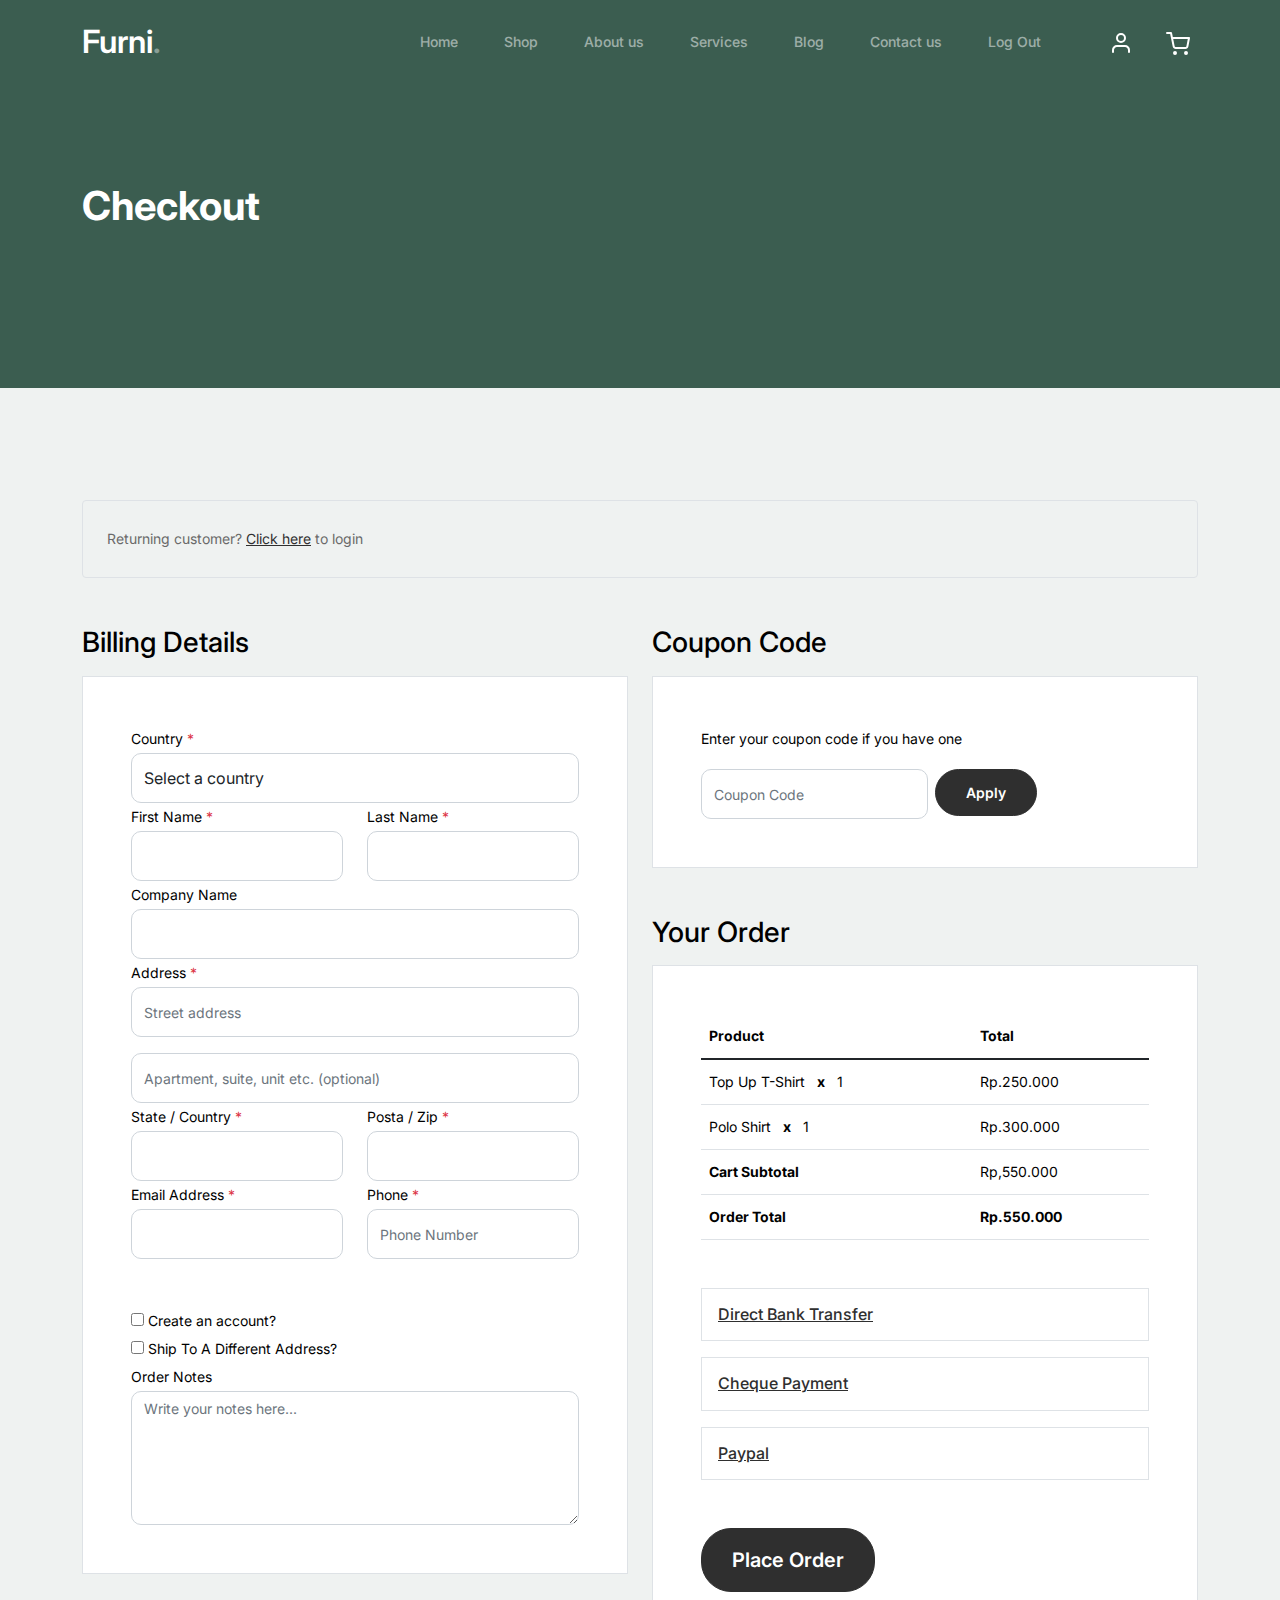
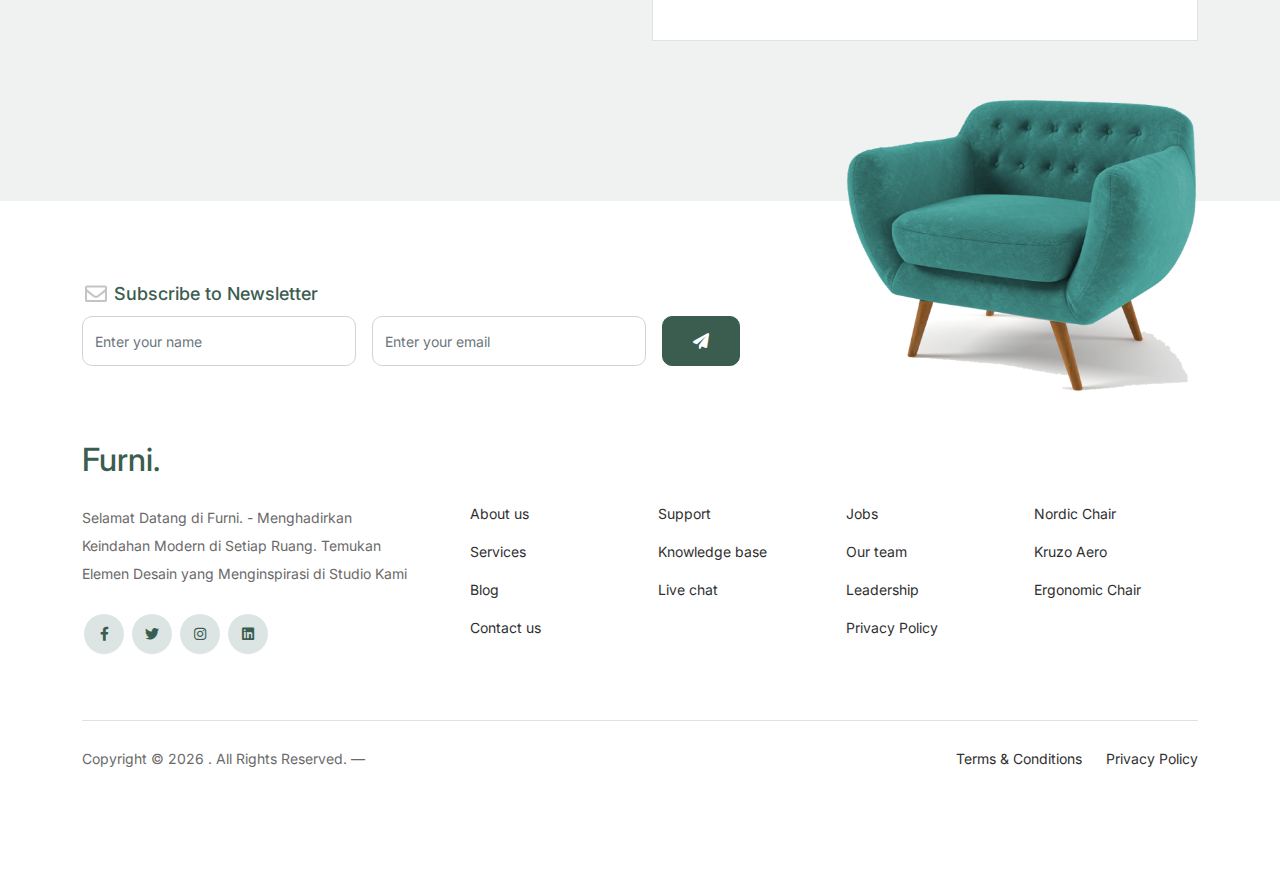
<file: checkout.html>
<!-- /*
* Bootstrap 5
* Template Name: Furni
* Template Author: Untree.co
* Template URI: https://untree.co/
* License: https://creativecommons.org/licenses/by/3.0/
*/ -->
<!DOCTYPE html>
<html lang="en">
  <head>
    <meta charset="utf-8" />
    <meta
      name="viewport"
      content="width=device-width, initial-scale=1, shrink-to-fit=no"
    />
    <meta name="author" content="Untree.co" />
    <link rel="shortcut icon" href="favicon.png" />

    <meta name="description" content="" />
    <meta name="keywords" content="bootstrap, bootstrap4" />

    <!-- Bootstrap CSS -->
    <link href="css/bootstrap.min.css" rel="stylesheet" />
    <link
      href="https://cdnjs.cloudflare.com/ajax/libs/font-awesome/6.0.0-beta3/css/all.min.css"
      rel="stylesheet"
    />
    <link href="css/tiny-slider.css" rel="stylesheet" />
    <link href="css/style.css" rel="stylesheet" />
    <title>Furni.</title>
  </head>

  <body>
    <!-- Start Header/Navigation -->
    <nav
      class="custom-navbar navbar navbar navbar-expand-md navbar-dark bg-dark"
      arial-label="Furni navigation bar"
    >
      <div class="container">
        <a class="navbar-brand" href="index.html">Furni<span>.</span></a>

        <button
          class="navbar-toggler"
          type="button"
          data-bs-toggle="collapse"
          data-bs-target="#navbarsFurni"
          aria-controls="navbarsFurni"
          aria-expanded="false"
          aria-label="Toggle navigation"
        >
          <span class="navbar-toggler-icon"></span>
        </button>

        <div class="collapse navbar-collapse" id="navbarsFurni">
          <ul class="custom-navbar-nav navbar-nav ms-auto mb-2 mb-md-0">
            <li class="nav-item">
              <a class="nav-link" href="index.html">Home</a>
            </li>
            <li><a class="nav-link" href="shop.html">Shop</a></li>
            <li><a class="nav-link" href="about.html">About us</a></li>
            <li><a class="nav-link" href="services.html">Services</a></li>
            <li><a class="nav-link" href="blog.html">Blog</a></li>
            <li><a class="nav-link" href="contact.html">Contact us</a></li>
            <li><a class="nav-link" href="signin.html">Log Out</a></li>
          </ul>

          <ul class="custom-navbar-cta navbar-nav mb-2 mb-md-0 ms-5">
            <li>
              <a class="nav-link" href="#"><img src="images/user.svg" /></a>
            </li>
            <li>
              <a class="nav-link" href="cart.html"
                ><img src="images/cart.svg"
              /></a>
            </li>
          </ul>
        </div>
      </div>
    </nav>
    <!-- End Header/Navigation -->

    <!-- Start Hero Section -->
    <div class="hero">
      <div class="container">
        <div class="row justify-content-between">
          <div class="col-lg-5">
            <div class="intro-excerpt">
              <h1>Checkout</h1>
            </div>
          </div>
          <div class="col-lg-7"></div>
        </div>
      </div>
    </div>
    <!-- End Hero Section -->

    <div class="untree_co-section">
      <div class="container">
        <div class="row mb-5">
          <div class="col-md-12">
            <div class="border p-4 rounded" role="alert">
              Returning customer? <a href="#">Click here</a> to login
            </div>
          </div>
        </div>
        <div class="row">
          <div class="col-md-6 mb-5 mb-md-0">
            <h2 class="h3 mb-3 text-black">Billing Details</h2>
            <div class="p-3 p-lg-5 border bg-white">
              <div class="form-group">
                <label for="c_country" class="text-black"
                  >Country <span class="text-danger">*</span></label
                >
                <select id="c_country" class="form-control">
                  <option value="1">Select a country</option>
                  <option value="2">Indoneisa</option>
                  <option value="2">Malaysia</option>
                  <option value="3">Brunei</option>
                  <option value="4">Singapore</option>
                  <option value="5">Thailand</option>
                  <option value="6">South Korea</option>
                  <option value="7">Japan</option>
                  <option value="8">Filiphina</option>
                  <option value="9">Laos</option>
                </select>
              </div>
              <div class="form-group row">
                <div class="col-md-6">
                  <label for="c_fname" class="text-black"
                    >First Name <span class="text-danger">*</span></label
                  >
                  <input
                    type="text"
                    class="form-control"
                    id="c_fname"
                    name="c_fname"
                  />
                </div>
                <div class="col-md-6">
                  <label for="c_lname" class="text-black"
                    >Last Name <span class="text-danger">*</span></label
                  >
                  <input
                    type="text"
                    class="form-control"
                    id="c_lname"
                    name="c_lname"
                  />
                </div>
              </div>

              <div class="form-group row">
                <div class="col-md-12">
                  <label for="c_companyname" class="text-black"
                    >Company Name
                  </label>
                  <input
                    type="text"
                    class="form-control"
                    id="c_companyname"
                    name="c_companyname"
                  />
                </div>
              </div>

              <div class="form-group row">
                <div class="col-md-12">
                  <label for="c_address" class="text-black"
                    >Address <span class="text-danger">*</span></label
                  >
                  <input
                    type="text"
                    class="form-control"
                    id="c_address"
                    name="c_address"
                    placeholder="Street address"
                  />
                </div>
              </div>

              <div class="form-group mt-3">
                <input
                  type="text"
                  class="form-control"
                  placeholder="Apartment, suite, unit etc. (optional)"
                />
              </div>

              <div class="form-group row">
                <div class="col-md-6">
                  <label for="c_state_country" class="text-black"
                    >State / Country <span class="text-danger">*</span></label
                  >
                  <input
                    type="text"
                    class="form-control"
                    id="c_state_country"
                    name="c_state_country"
                  />
                </div>
                <div class="col-md-6">
                  <label for="c_postal_zip" class="text-black"
                    >Posta / Zip <span class="text-danger">*</span></label
                  >
                  <input
                    type="text"
                    class="form-control"
                    id="c_postal_zip"
                    name="c_postal_zip"
                  />
                </div>
              </div>

              <div class="form-group row mb-5">
                <div class="col-md-6">
                  <label for="c_email_address" class="text-black"
                    >Email Address <span class="text-danger">*</span></label
                  >
                  <input
                    type="text"
                    class="form-control"
                    id="c_email_address"
                    name="c_email_address"
                  />
                </div>
                <div class="col-md-6">
                  <label for="c_phone" class="text-black"
                    >Phone <span class="text-danger">*</span></label
                  >
                  <input
                    type="text"
                    class="form-control"
                    id="c_phone"
                    name="c_phone"
                    placeholder="Phone Number"
                  />
                </div>
              </div>

              <div class="form-group">
                <label
                  for="c_create_account"
                  class="text-black"
                  data-bs-toggle="collapse"
                  href="#create_an_account"
                  role="button"
                  aria-expanded="false"
                  aria-controls="create_an_account"
                  ><input type="checkbox" value="1" id="c_create_account" />
                  Create an account?</label
                >
                <div class="collapse" id="create_an_account">
                  <div class="py-2 mb-4">
                    <p class="mb-3">
                      Create an account by entering the information below. If
                      you are a returning customer please login at the top of
                      the page.
                    </p>
                    <div class="form-group">
                      <label for="c_account_password" class="text-black"
                        >Account Password</label
                      >
                      <input
                        type="email"
                        class="form-control"
                        id="c_account_password"
                        name="c_account_password"
                        placeholder=""
                      />
                    </div>
                  </div>
                </div>
              </div>

              <div class="form-group">
                <label
                  for="c_ship_different_address"
                  class="text-black"
                  data-bs-toggle="collapse"
                  href="#ship_different_address"
                  role="button"
                  aria-expanded="false"
                  aria-controls="ship_different_address"
                  ><input
                    type="checkbox"
                    value="1"
                    id="c_ship_different_address"
                  />
                  Ship To A Different Address?</label
                >
                <div class="collapse" id="ship_different_address">
                  <div class="py-2">
                    <div class="form-group">
                      <label for="c_diff_country" class="text-black"
                        >Country <span class="text-danger">*</span></label
                      >
                      <select id="c_diff_country" class="form-control">
                        <option value="1">Select a country</option>
                        <option value="2">Indoneisa</option>
                        <option value="2">Malaysia</option>
                        <option value="3">Brunei</option>
                        <option value="4">Singapore</option>
                        <option value="5">Thailand</option>
                        <option value="6">South Korea</option>
                        <option value="7">Japan</option>
                        <option value="8">Filiphina</option>
                        <option value="9">Laos</option>
                      </select>
                    </div>

                    <div class="form-group row">
                      <div class="col-md-6">
                        <label for="c_diff_fname" class="text-black"
                          >First Name <span class="text-danger">*</span></label
                        >
                        <input
                          type="text"
                          class="form-control"
                          id="c_diff_fname"
                          name="c_diff_fname"
                        />
                      </div>
                      <div class="col-md-6">
                        <label for="c_diff_lname" class="text-black"
                          >Last Name <span class="text-danger">*</span></label
                        >
                        <input
                          type="text"
                          class="form-control"
                          id="c_diff_lname"
                          name="c_diff_lname"
                        />
                      </div>
                    </div>

                    <div class="form-group row">
                      <div class="col-md-12">
                        <label for="c_diff_companyname" class="text-black"
                          >Company Name
                        </label>
                        <input
                          type="text"
                          class="form-control"
                          id="c_diff_companyname"
                          name="c_diff_companyname"
                        />
                      </div>
                    </div>

                    <div class="form-group row mb-3">
                      <div class="col-md-12">
                        <label for="c_diff_address" class="text-black"
                          >Address <span class="text-danger">*</span></label
                        >
                        <input
                          type="text"
                          class="form-control"
                          id="c_diff_address"
                          name="c_diff_address"
                          placeholder="Street address"
                        />
                      </div>
                    </div>

                    <div class="form-group">
                      <input
                        type="text"
                        class="form-control"
                        placeholder="Apartment, suite, unit etc. (optional)"
                      />
                    </div>

                    <div class="form-group row">
                      <div class="col-md-6">
                        <label for="c_diff_state_country" class="text-black"
                          >State / Country
                          <span class="text-danger">*</span></label
                        >
                        <input
                          type="text"
                          class="form-control"
                          id="c_diff_state_country"
                          name="c_diff_state_country"
                        />
                      </div>
                      <div class="col-md-6">
                        <label for="c_diff_postal_zip" class="text-black"
                          >Posta / Zip <span class="text-danger">*</span></label
                        >
                        <input
                          type="text"
                          class="form-control"
                          id="c_diff_postal_zip"
                          name="c_diff_postal_zip"
                        />
                      </div>
                    </div>

                    <div class="form-group row mb-5">
                      <div class="col-md-6">
                        <label for="c_diff_email_address" class="text-black"
                          >Email Address
                          <span class="text-danger">*</span></label
                        >
                        <input
                          type="text"
                          class="form-control"
                          id="c_diff_email_address"
                          name="c_diff_email_address"
                        />
                      </div>
                      <div class="col-md-6">
                        <label for="c_diff_phone" class="text-black"
                          >Phone <span class="text-danger">*</span></label
                        >
                        <input
                          type="text"
                          class="form-control"
                          id="c_diff_phone"
                          name="c_diff_phone"
                          placeholder="Phone Number"
                        />
                      </div>
                    </div>
                  </div>
                </div>
              </div>

              <div class="form-group">
                <label for="c_order_notes" class="text-black"
                  >Order Notes</label
                >
                <textarea
                  name="c_order_notes"
                  id="c_order_notes"
                  cols="30"
                  rows="5"
                  class="form-control"
                  placeholder="Write your notes here..."
                ></textarea>
              </div>
            </div>
          </div>
          <div class="col-md-6">
            <div class="row mb-5">
              <div class="col-md-12">
                <h2 class="h3 mb-3 text-black">Coupon Code</h2>
                <div class="p-3 p-lg-5 border bg-white">
                  <label for="c_code" class="text-black mb-3"
                    >Enter your coupon code if you have one</label
                  >
                  <div class="input-group w-75 couponcode-wrap">
                    <input
                      type="text"
                      class="form-control me-2"
                      id="c_code"
                      placeholder="Coupon Code"
                      aria-label="Coupon Code"
                      aria-describedby="button-addon2"
                    />
                    <div class="input-group-append">
                      <button
                        class="btn btn-black btn-sm"
                        type="button"
                        id="button-addon2"
                      >
                        Apply
                      </button>
                    </div>
                  </div>
                </div>
              </div>
            </div>

            <div class="row mb-5">
              <div class="col-md-12">
                <h2 class="h3 mb-3 text-black">Your Order</h2>
                <div class="p-3 p-lg-5 border bg-white">
                  <table class="table site-block-order-table mb-5">
                    <thead>
                      <th>Product</th>
                      <th>Total</th>
                    </thead>
                    <tbody>
                      <tr>
                        <td>
                          Top Up T-Shirt <strong class="mx-2">x</strong> 1
                        </td>
                        <td>Rp.250.000</td>
                      </tr>
                      <tr>
                        <td>Polo Shirt <strong class="mx-2">x</strong> 1</td>
                        <td>Rp.300.000</td>
                      </tr>
                      <tr>
                        <td class="text-black font-weight-bold">
                          <strong>Cart Subtotal</strong>
                        </td>
                        <td class="text-black">Rp,550.000</td>
                      </tr>
                      <tr>
                        <td class="text-black font-weight-bold">
                          <strong>Order Total</strong>
                        </td>
                        <td class="text-black font-weight-bold">
                          <strong>Rp.550.000</strong>
                        </td>
                      </tr>
                    </tbody>
                  </table>

                  <div class="border p-3 mb-3">
                    <h3 class="h6 mb-0">
                      <a
                        class="d-block"
                        data-bs-toggle="collapse"
                        href="#collapsebank"
                        role="button"
                        aria-expanded="false"
                        aria-controls="collapsebank"
                        >Direct Bank Transfer</a
                      >
                    </h3>

                    <div class="collapse" id="collapsebank">
                      <div class="py-2">
                        <p class="mb-0">
                          Make your payment directly into our bank account.
                          Please use your Order ID as the payment reference.
                          Your order won’t be shipped until the funds have
                          cleared in our account.
                        </p>
                      </div>
                    </div>
                  </div>

                  <div class="border p-3 mb-3">
                    <h3 class="h6 mb-0">
                      <a
                        class="d-block"
                        data-bs-toggle="collapse"
                        href="#collapsecheque"
                        role="button"
                        aria-expanded="false"
                        aria-controls="collapsecheque"
                        >Cheque Payment</a
                      >
                    </h3>

                    <div class="collapse" id="collapsecheque">
                      <div class="py-2">
                        <p class="mb-0">
                          Make your payment directly into our bank account.
                          Please use your Order ID as the payment reference.
                          Your order won’t be shipped until the funds have
                          cleared in our account.
                        </p>
                      </div>
                    </div>
                  </div>

                  <div class="border p-3 mb-5">
                    <h3 class="h6 mb-0">
                      <a
                        class="d-block"
                        data-bs-toggle="collapse"
                        href="#collapsepaypal"
                        role="button"
                        aria-expanded="false"
                        aria-controls="collapsepaypal"
                        >Paypal</a
                      >
                    </h3>

                    <div class="collapse" id="collapsepaypal">
                      <div class="py-2">
                        <p class="mb-0">
                          Make your payment directly into our bank account.
                          Please use your Order ID as the payment reference.
                          Your order won’t be shipped until the funds have
                          cleared in our account.
                        </p>
                      </div>
                    </div>
                  </div>

                  <div class="form-group">
                    <button
                      class="btn btn-black btn-lg py-3 btn-block"
                      onclick="window.location='thankyou.html'"
                    >
                      Place Order
                    </button>
                  </div>
                </div>
              </div>
            </div>
          </div>
        </div>
        <!-- </form> -->
      </div>
    </div>

    <!-- Start Footer Section -->
    <footer class="footer-section">
      <div class="container relative">
        <div class="sofa-img">
          <img src="images/sofa.png" alt="Image" class="img-fluid" />
        </div>

        <div class="row">
          <div class="col-lg-8">
            <div class="subscription-form">
              <h3 class="d-flex align-items-center">
                <span class="me-1"
                  ><img
                    src="images/envelope-outline.svg"
                    alt="Image"
                    class="img-fluid" /></span
                ><span>Subscribe to Newsletter</span>
              </h3>

              <form action="#" class="row g-3">
                <div class="col-auto">
                  <input
                    type="text"
                    class="form-control"
                    placeholder="Enter your name"
                  />
                </div>
                <div class="col-auto">
                  <input
                    type="email"
                    class="form-control"
                    placeholder="Enter your email"
                  />
                </div>
                <div class="col-auto">
                  <button class="btn btn-primary">
                    <span class="fa fa-paper-plane"></span>
                  </button>
                </div>
              </form>
            </div>
          </div>
        </div>

        <div class="row g-5 mb-5">
          <div class="col-lg-4">
            <div class="mb-4 footer-logo-wrap">
              <a href="#" class="footer-logo">Furni<span>.</span></a>
            </div>
            <p class="mb-4">
				Selamat Datang di Furni. - Menghadirkan Keindahan Modern di Setiap Ruang. Temukan Elemen Desain yang Menginspirasi di Studio Kami
            </p>

            <ul class="list-unstyled custom-social">
              <li>
                <a href="#"><span class="fa fa-brands fa-facebook-f"></span></a>
              </li>
              <li>
                <a href="#"><span class="fa fa-brands fa-twitter"></span></a>
              </li>
              <li>
                <a href="#"><span class="fa fa-brands fa-instagram"></span></a>
              </li>
              <li>
                <a href="#"><span class="fa fa-brands fa-linkedin"></span></a>
              </li>
            </ul>
          </div>

          <div class="col-lg-8">
            <div class="row links-wrap">
              <div class="col-6 col-sm-6 col-md-3">
                <ul class="list-unstyled">
                  <li><a href="#">About us</a></li>
                  <li><a href="#">Services</a></li>
                  <li><a href="#">Blog</a></li>
                  <li><a href="#">Contact us</a></li>
                </ul>
              </div>

              <div class="col-6 col-sm-6 col-md-3">
                <ul class="list-unstyled">
                  <li><a href="#">Support</a></li>
                  <li><a href="#">Knowledge base</a></li>
                  <li><a href="#">Live chat</a></li>
                </ul>
              </div>

              <div class="col-6 col-sm-6 col-md-3">
                <ul class="list-unstyled">
                  <li><a href="#">Jobs</a></li>
                  <li><a href="#">Our team</a></li>
                  <li><a href="#">Leadership</a></li>
                  <li><a href="#">Privacy Policy</a></li>
                </ul>
              </div>

              <div class="col-6 col-sm-6 col-md-3">
                <ul class="list-unstyled">
                  <li><a href="#">Nordic Chair</a></li>
                  <li><a href="#">Kruzo Aero</a></li>
                  <li><a href="#">Ergonomic Chair</a></li>
                </ul>
              </div>
            </div>
          </div>
        </div>

        <div class="border-top copyright">
          <div class="row pt-4">
            <div class="col-lg-6">
              <p class="mb-2 text-center text-lg-start">
                Copyright &copy;
                <script>
                  document.write(new Date().getFullYear());
                </script>
                . All Rights Reserved. &mdash;
              </p>
            </div>

            <div class="col-lg-6 text-center text-lg-end">
              <ul class="list-unstyled d-inline-flex ms-auto">
                <li class="me-4"><a href="#">Terms &amp; Conditions</a></li>
                <li><a href="#">Privacy Policy</a></li>
              </ul>
            </div>
          </div>
        </div>
      </div>
    </footer>
    <!-- End Footer Section -->

    <script src="js/bootstrap.bundle.min.js"></script>
    <script src="js/tiny-slider.js"></script>
    <script src="js/custom.js"></script>
  </body>
</html>
</file>
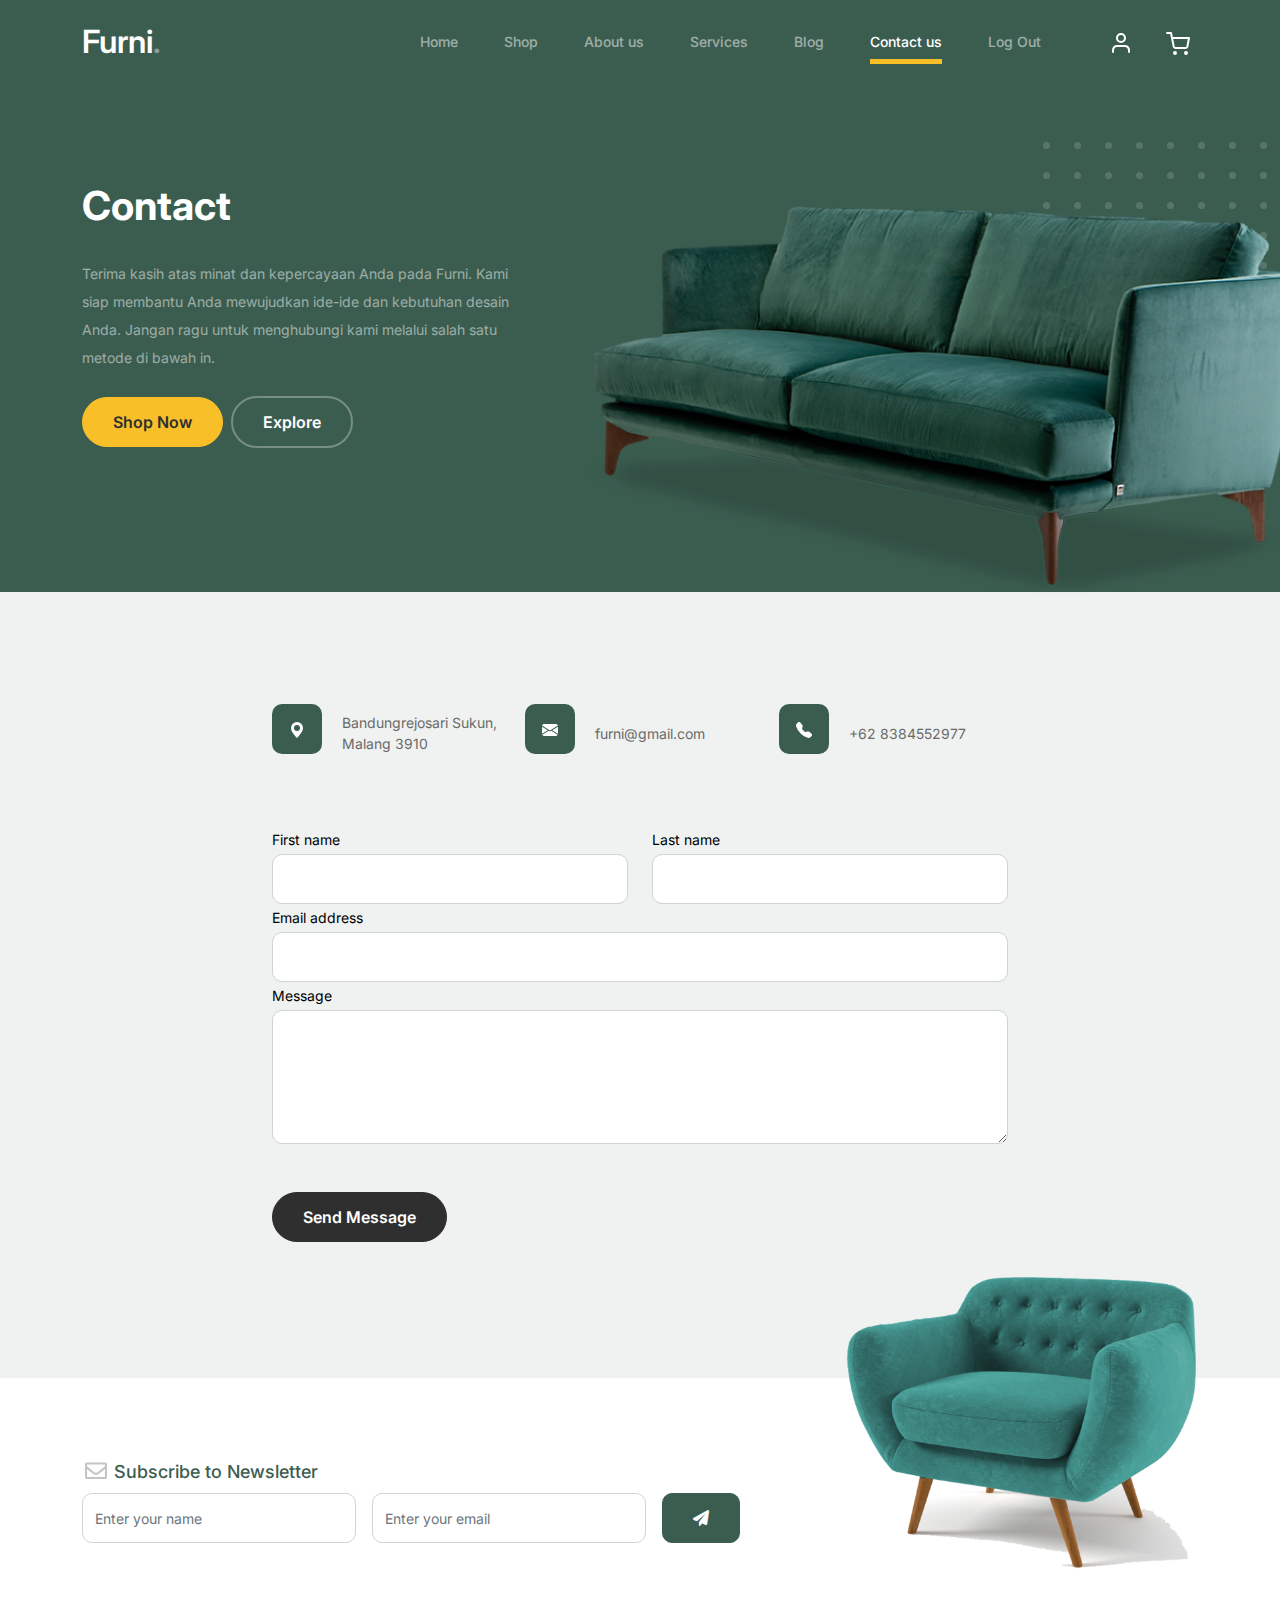
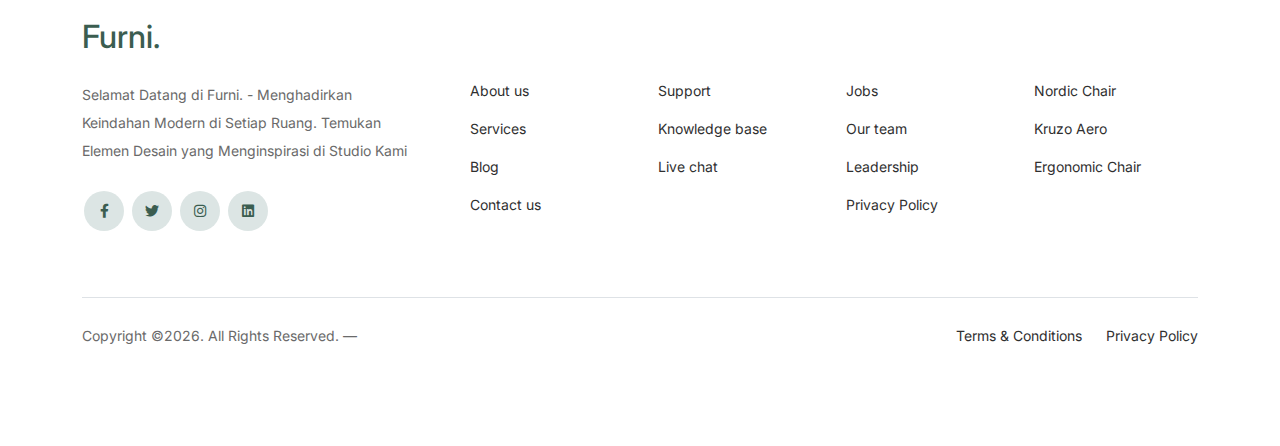
<file: contact.html>
<!-- /*
* Bootstrap 5
* Template Name: Furni
* Template Author: Untree.co
* Template URI: https://untree.co/
* License: https://creativecommons.org/licenses/by/3.0/
*/ -->
<!doctype html>
<html lang="en">
<head>
  <meta charset="utf-8">
  <meta name="viewport" content="width=device-width, initial-scale=1, shrink-to-fit=no">
  <meta name="author" content="Untree.co">
  <link rel="shortcut icon" href="favicon.png">

  <meta name="description" content="" />
  <meta name="keywords" content="bootstrap, bootstrap4" />

		<!-- Bootstrap CSS -->
		<link href="css/bootstrap.min.css" rel="stylesheet">
		<link href="https://cdnjs.cloudflare.com/ajax/libs/font-awesome/6.0.0-beta3/css/all.min.css" rel="stylesheet">
		<link href="css/tiny-slider.css" rel="stylesheet">
		<link href="css/style.css" rel="stylesheet">
		<title>Furni</title>
	</head>

	<body>

		<!-- Start Header/Navigation -->
		<nav class="custom-navbar navbar navbar navbar-expand-md navbar-dark bg-dark" arial-label="Furni navigation bar">

			<div class="container">
				<a class="navbar-brand" href="index.html">Furni<span>.</span></a>

				<button class="navbar-toggler" type="button" data-bs-toggle="collapse" data-bs-target="#navbarsFurni" aria-controls="navbarsFurni" aria-expanded="false" aria-label="Toggle navigation">
					<span class="navbar-toggler-icon"></span>
				</button>

				<div class="collapse navbar-collapse" id="navbarsFurni">
					<ul class="custom-navbar-nav navbar-nav ms-auto mb-2 mb-md-0">
						<li class="nav-item">
							<a class="nav-link" href="index.html">Home</a>
						</li>
						<li><a class="nav-link" href="shop.html">Shop</a></li>
						<li><a class="nav-link" href="about.html">About us</a></li>
						<li><a class="nav-link" href="services.html">Services</a></li>
						<li><a class="nav-link" href="blog.html">Blog</a></li>
						<li class="active"><a class="nav-link" href="contact.html">Contact us</a></li>
						<li><a class="nav-link" href="signin.html">Log Out</a></li>
					</ul>

					<ul class="custom-navbar-cta navbar-nav mb-2 mb-md-0 ms-5">
						<li><a class="nav-link" href="#"><img src="images/user.svg"></a></li>
						<li><a class="nav-link" href="cart.html"><img src="images/cart.svg"></a></li>
					</ul>
				</div>
			</div>
				
		</nav>
		<!-- End Header/Navigation -->

		<!-- Start Hero Section -->
			<div class="hero">
				<div class="container">
					<div class="row justify-content-between">
						<div class="col-lg-5">
							<div class="intro-excerpt">
								<h1>Contact</h1>
								<p class="mb-4">Terima kasih atas minat dan kepercayaan Anda pada Furni. Kami siap membantu Anda mewujudkan ide-ide dan kebutuhan desain Anda. Jangan ragu untuk menghubungi kami melalui salah satu metode di bawah in.</p>
								<p><a href="" class="btn btn-secondary me-2">Shop Now</a><a href="#" class="btn btn-white-outline">Explore</a></p>
							</div>
						</div>
						<div class="col-lg-7">
							<div class="hero-img-wrap">
								<img src="images/couch.png" class="img-fluid">
							</div>
						</div>
					</div>
				</div>
			</div>
		<!-- End Hero Section -->

		
		<!-- Start Contact Form -->
		<div class="untree_co-section">
      <div class="container">

        <div class="block">
          <div class="row justify-content-center">


            <div class="col-md-8 col-lg-8 pb-4">


              <div class="row mb-5">
                <div class="col-lg-4">
                  <div  class="service no-shadow align-items-center link horizontal d-flex active" data-aos="fade-left" data-aos-delay="0">
                    <div class="service-icon color-1 mb-4">
                      <svg xmlns="http://www.w3.org/2000/svg" width="16" height="16" fill="currentColor" class="bi bi-geo-alt-fill" viewBox="0 0 16 16">
                        <path d="M8 16s6-5.686 6-10A6 6 0 0 0 2 6c0 4.314 6 10 6 10zm0-7a3 3 0 1 1 0-6 3 3 0 0 1 0 6z"/>
                      </svg>
                    </div> <!-- /.icon -->
                    <div class="service-contents">
                      <p>Bandungrejosari  Sukun, Malang 3910</p>
                    </div> <!-- /.service-contents-->
                  </div> <!-- /.service -->
                </div>

                <div class="col-lg-4">
                  <div  class="service no-shadow align-items-center link horizontal d-flex active" data-aos="fade-left" data-aos-delay="0">
                    <div class="service-icon color-1 mb-4">
                      <svg xmlns="http://www.w3.org/2000/svg" width="16" height="16" fill="currentColor" class="bi bi-envelope-fill" viewBox="0 0 16 16">
                        <path d="M.05 3.555A2 2 0 0 1 2 2h12a2 2 0 0 1 1.95 1.555L8 8.414.05 3.555zM0 4.697v7.104l5.803-3.558L0 4.697zM6.761 8.83l-6.57 4.027A2 2 0 0 0 2 14h12a2 2 0 0 0 1.808-1.144l-6.57-4.027L8 9.586l-1.239-.757zm3.436-.586L16 11.801V4.697l-5.803 3.546z"/>
                      </svg>
                    </div> <!-- /.icon -->
                    <div class="service-contents">
                      <p>furni@gmail.com</p>
                    </div> <!-- /.service-contents-->
                  </div> <!-- /.service -->
                </div>

                <div class="col-lg-4">
                  <div  class="service no-shadow align-items-center link horizontal d-flex active" data-aos="fade-left" data-aos-delay="0">
                    <div class="service-icon color-1 mb-4">
                      <svg xmlns="http://www.w3.org/2000/svg" width="16" height="16" fill="currentColor" class="bi bi-telephone-fill" viewBox="0 0 16 16">
                        <path fill-rule="evenodd" d="M1.885.511a1.745 1.745 0 0 1 2.61.163L6.29 2.98c.329.423.445.974.315 1.494l-.547 2.19a.678.678 0 0 0 .178.643l2.457 2.457a.678.678 0 0 0 .644.178l2.189-.547a1.745 1.745 0 0 1 1.494.315l2.306 1.794c.829.645.905 1.87.163 2.611l-1.034 1.034c-.74.74-1.846 1.065-2.877.702a18.634 18.634 0 0 1-7.01-4.42 18.634 18.634 0 0 1-4.42-7.009c-.362-1.03-.037-2.137.703-2.877L1.885.511z"/>
                      </svg>
                    </div> <!-- /.icon -->
                    <div class="service-contents">
                      <p>+62 8384552977</p>
                    </div> <!-- /.service-contents-->
                  </div> <!-- /.service -->
                </div>
              </div>

              <form>
                <div class="row">
                  <div class="col-6">
                    <div class="form-group">
                      <label class="text-black" for="fname">First name</label>
                      <input type="text" class="form-control" id="fname">
                    </div>
                  </div>
                  <div class="col-6">
                    <div class="form-group">
                      <label class="text-black" for="lname">Last name</label>
                      <input type="text" class="form-control" id="lname">
                    </div>
                  </div>
                </div>
                <div class="form-group">
                  <label class="text-black" for="email">Email address</label>
                  <input type="email" class="form-control" id="email">
                </div>

                <div class="form-group mb-5">
                  <label class="text-black" for="message">Message</label>
                  <textarea name="" class="form-control" id="message" cols="30" rows="5"></textarea>
                </div>

                <button type="submit" class="btn btn-primary-hover-outline">Send Message</button>
              </form>

            </div>

          </div>

        </div>

      </div>


    </div>
  </div>

  <!-- End Contact Form -->

		

		<!-- Start Footer Section -->
		<footer class="footer-section">
			<div class="container relative">

				<div class="sofa-img">
					<img src="images/sofa.png" alt="Image" class="img-fluid">
				</div>

				<div class="row">
					<div class="col-lg-8">
						<div class="subscription-form">
							<h3 class="d-flex align-items-center"><span class="me-1"><img src="images/envelope-outline.svg" alt="Image" class="img-fluid"></span><span>Subscribe to Newsletter</span></h3>

							<form action="#" class="row g-3">
								<div class="col-auto">
									<input type="text" class="form-control" placeholder="Enter your name">
								</div>
								<div class="col-auto">
									<input type="email" class="form-control" placeholder="Enter your email">
								</div>
								<div class="col-auto">
									<button class="btn btn-primary">
										<span class="fa fa-paper-plane"></span>
									</button>
								</div>
							</form>

						</div>
					</div>
				</div>

				<div class="row g-5 mb-5">
					<div class="col-lg-4">
						<div class="mb-4 footer-logo-wrap"><a href="#" class="footer-logo">Furni<span>.</span></a></div>
						<p class="mb-4">Selamat Datang di Furni. - Menghadirkan Keindahan Modern di Setiap Ruang. Temukan Elemen Desain yang Menginspirasi di Studio Kami</p>

						<ul class="list-unstyled custom-social">
							<li><a href="#"><span class="fa fa-brands fa-facebook-f"></span></a></li>
							<li><a href="#"><span class="fa fa-brands fa-twitter"></span></a></li>
							<li><a href="#"><span class="fa fa-brands fa-instagram"></span></a></li>
							<li><a href="#"><span class="fa fa-brands fa-linkedin"></span></a></li>
						</ul>
					</div>

					<div class="col-lg-8">
						<div class="row links-wrap">
							<div class="col-6 col-sm-6 col-md-3">
								<ul class="list-unstyled">
									<li><a href="#">About us</a></li>
									<li><a href="#">Services</a></li>
									<li><a href="#">Blog</a></li>
									<li><a href="#">Contact us</a></li>
								</ul>
							</div>

							<div class="col-6 col-sm-6 col-md-3">
								<ul class="list-unstyled">
									<li><a href="#">Support</a></li>
									<li><a href="#">Knowledge base</a></li>
									<li><a href="#">Live chat</a></li>
								</ul>
							</div>

							<div class="col-6 col-sm-6 col-md-3">
								<ul class="list-unstyled">
									<li><a href="#">Jobs</a></li>
									<li><a href="#">Our team</a></li>
									<li><a href="#">Leadership</a></li>
									<li><a href="#">Privacy Policy</a></li>
								</ul>
							</div>

							<div class="col-6 col-sm-6 col-md-3">
								<ul class="list-unstyled">
									<li><a href="#">Nordic Chair</a></li>
									<li><a href="#">Kruzo Aero</a></li>
									<li><a href="#">Ergonomic Chair</a></li>
								</ul>
							</div>
						</div>
					</div>

				</div>

				<div class="border-top copyright">
					<div class="row pt-4">
						<div class="col-lg-6">
							<p class="mb-2 text-center text-lg-start">Copyright &copy;<script>document.write(new Date().getFullYear());</script>. All Rights Reserved. &mdash; 
            </p>
						</div>

						<div class="col-lg-6 text-center text-lg-end">
							<ul class="list-unstyled d-inline-flex ms-auto">
								<li class="me-4"><a href="#">Terms &amp; Conditions</a></li>
								<li><a href="#">Privacy Policy</a></li>
							</ul>
						</div>

					</div>
				</div>

			</div>
		</footer>
		<!-- End Footer Section -->	


		<script src="js/bootstrap.bundle.min.js"></script>
		<script src="js/tiny-slider.js"></script>
		<script src="js/custom.js"></script>
	</body>

</html>
</file>
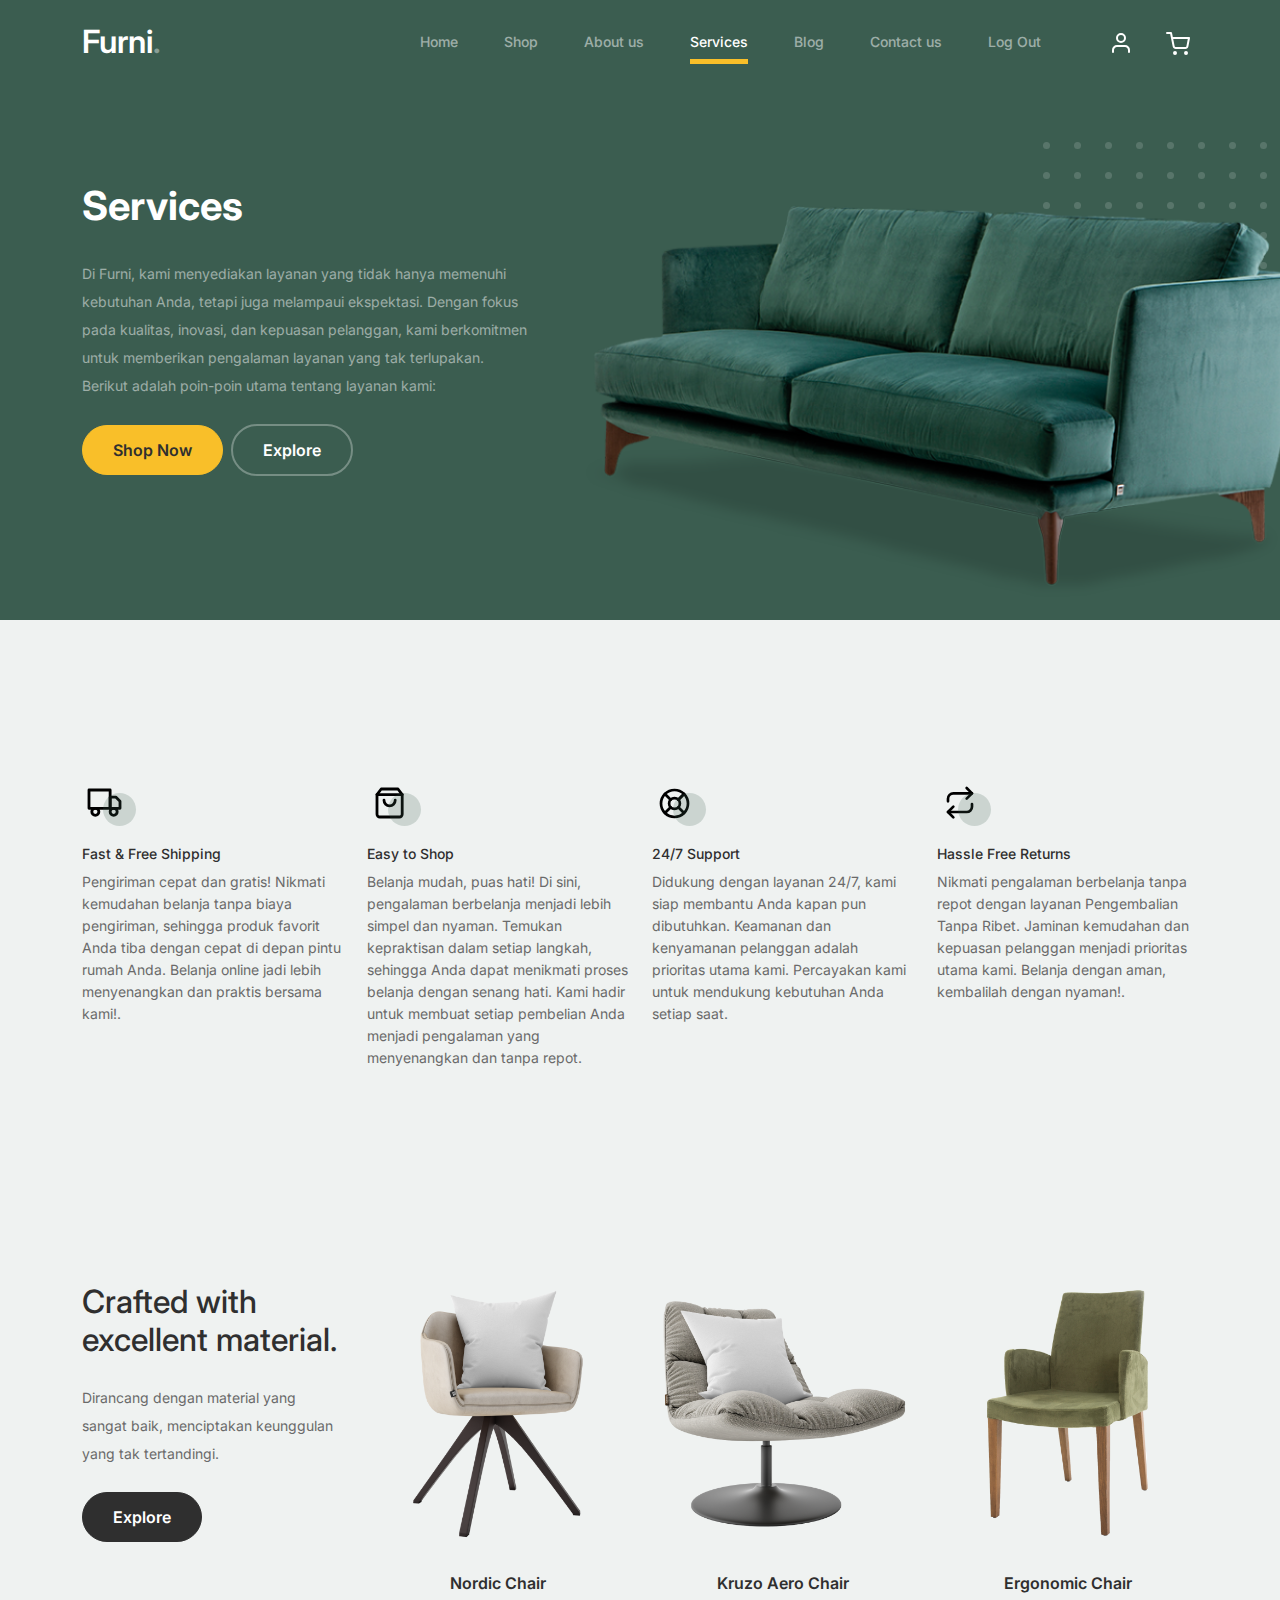
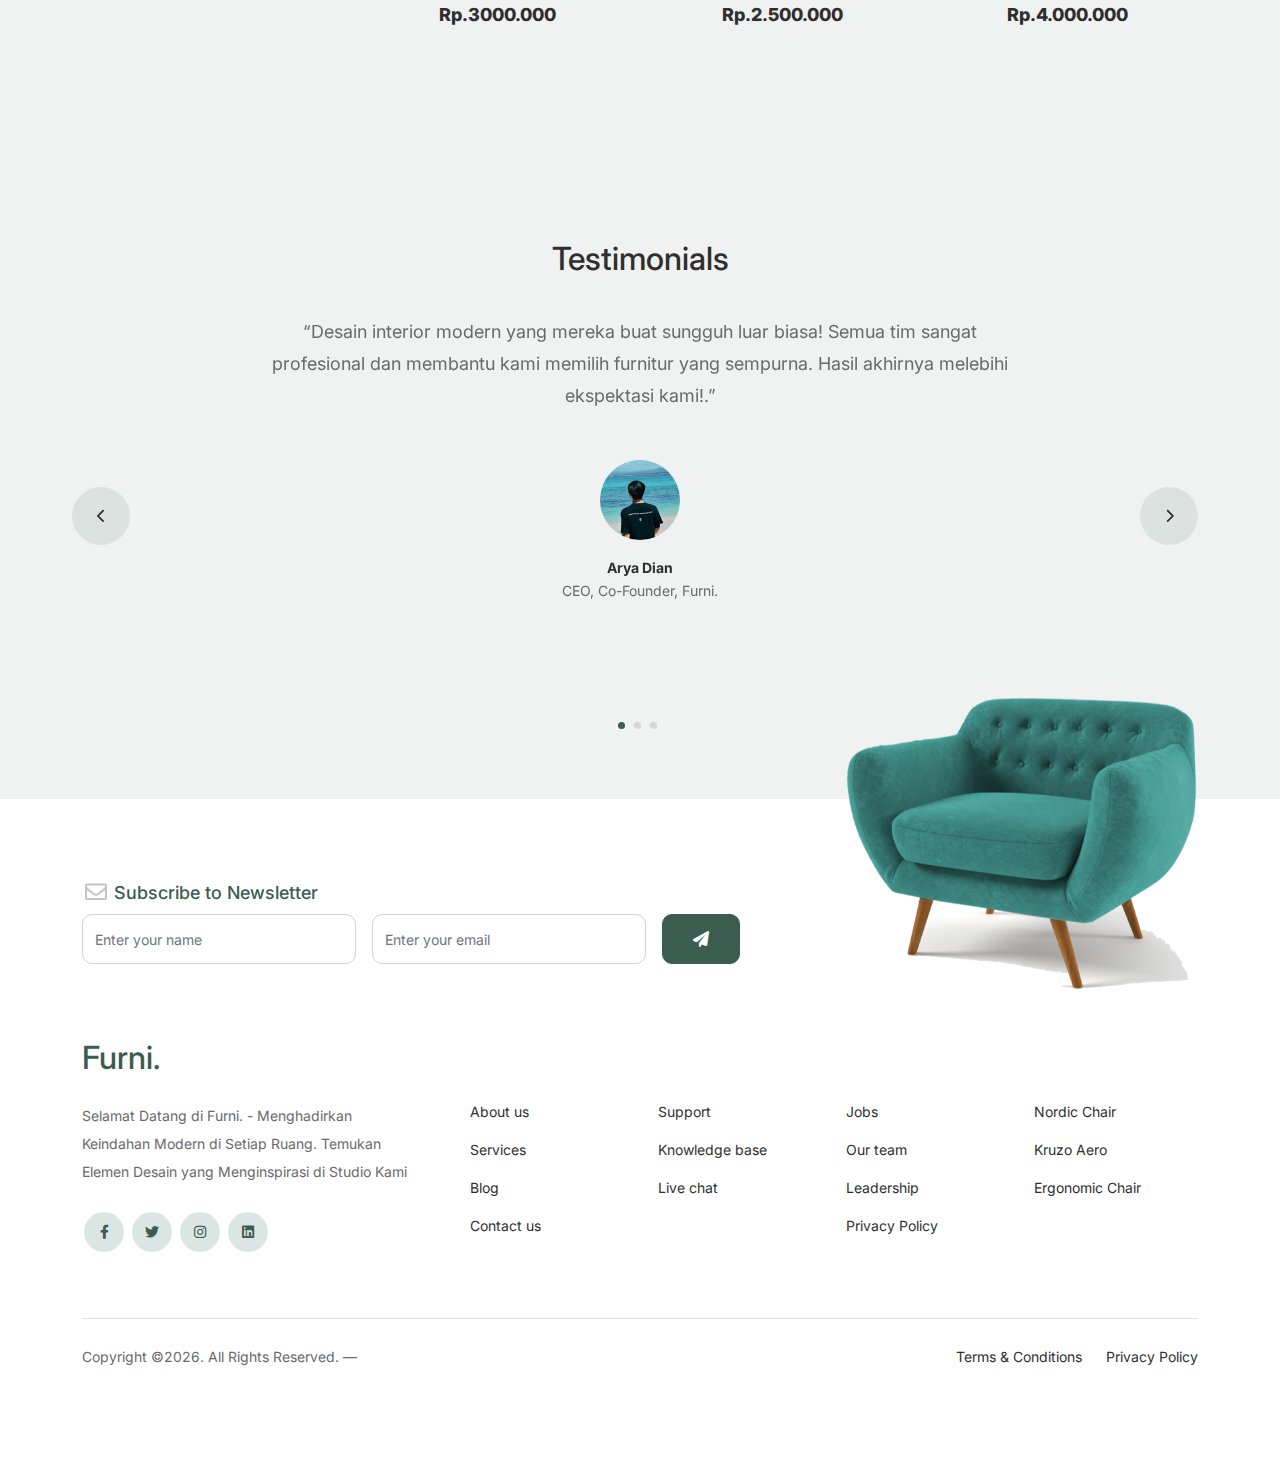
<file: services.html>
<!-- /*
* Bootstrap 5
* Template Name: Furni
* Template Author: Untree.co
* Template URI: https://untree.co/
* License: https://creativecommons.org/licenses/by/3.0/
*/ -->
<!doctype html>
<html lang="en">
<head>
  <meta charset="utf-8">
  <meta name="viewport" content="width=device-width, initial-scale=1, shrink-to-fit=no">
  <meta name="author" content="Untree.co">
  <link rel="shortcut icon" href="favicon.png">

  <meta name="description" content="" />
  <meta name="keywords" content="bootstrap, bootstrap4" />

		<!-- Bootstrap CSS -->
		<link href="css/bootstrap.min.css" rel="stylesheet">
		<link href="https://cdnjs.cloudflare.com/ajax/libs/font-awesome/6.0.0-beta3/css/all.min.css" rel="stylesheet">
		<link href="css/tiny-slider.css" rel="stylesheet">
		<link href="css/style.css" rel="stylesheet">
		<title>Furni.</title>
	</head>

	<body>

		<!-- Start Header/Navigation -->
		<nav class="custom-navbar navbar navbar navbar-expand-md navbar-dark bg-dark" arial-label="Furni navigation bar">

			<div class="container">
				<a class="navbar-brand" href="index.html">Furni<span>.</span></a>

				<button class="navbar-toggler" type="button" data-bs-toggle="collapse" data-bs-target="#navbarsFurni" aria-controls="navbarsFurni" aria-expanded="false" aria-label="Toggle navigation">
					<span class="navbar-toggler-icon"></span>
				</button>

				<div class="collapse navbar-collapse" id="navbarsFurni">
					<ul class="custom-navbar-nav navbar-nav ms-auto mb-2 mb-md-0">
						<li class="nav-item">
							<a class="nav-link" href="index.html">Home</a>
						</li>
						<li><a class="nav-link" href="shop.html">Shop</a></li>
						<li><a class="nav-link" href="about.html">About us</a></li>
						<li class="active"><a class="nav-link" href="services.html">Services</a></li>
						<li><a class="nav-link" href="blog.html">Blog</a></li>
						<li><a class="nav-link" href="contact.html">Contact us</a></li>
						<li><a class="nav-link" href="signin.html">Log Out</a></li>
					</ul>

					<ul class="custom-navbar-cta navbar-nav mb-2 mb-md-0 ms-5">
						<li><a class="nav-link" href="#"><img src="images/user.svg"></a></li>
						<li><a class="nav-link" href="cart.html"><img src="images/cart.svg"></a></li>
					</ul>
				</div>
			</div>
				
		</nav>
		<!-- End Header/Navigation -->

		<!-- Start Hero Section -->
			<div class="hero">
				<div class="container">
					<div class="row justify-content-between">
						<div class="col-lg-5">
							<div class="intro-excerpt">
								<h1>Services</h1>
								<p class="mb-4">Di Furni, kami menyediakan layanan yang tidak hanya memenuhi kebutuhan Anda, tetapi juga melampaui ekspektasi. Dengan fokus pada kualitas, inovasi, dan kepuasan pelanggan, kami berkomitmen untuk memberikan pengalaman layanan yang tak terlupakan. Berikut adalah poin-poin utama tentang layanan kami:</p>
								<p><a href="" class="btn btn-secondary me-2">Shop Now</a><a href="#" class="btn btn-white-outline">Explore</a></p>
							</div>
						</div>
						<div class="col-lg-7">
							<div class="hero-img-wrap">
								<img src="images/couch.png" class="img-fluid">
							</div>
						</div>
					</div>
				</div>
			</div>
		<!-- End Hero Section -->

		

		<!-- Start Why Choose Us Section -->
		<div class="why-choose-section">
			<div class="container">
				
				
				<div class="row my-5">
					<div class="col-6 col-md-6 col-lg-3 mb-4">
						<div class="feature">
							<div class="icon">
								<img src="images/truck.svg" alt="Image" class="imf-fluid">
							</div>
							<h3>Fast &amp; Free Shipping</h3>
							<p>Pengiriman cepat dan gratis! Nikmati kemudahan belanja tanpa biaya pengiriman, sehingga produk favorit Anda tiba dengan cepat di depan pintu rumah Anda. Belanja online jadi lebih menyenangkan dan praktis bersama kami!.</p>
						</div>
					</div>

					<div class="col-6 col-md-6 col-lg-3 mb-4">
						<div class="feature">
							<div class="icon">
								<img src="images/bag.svg" alt="Image" class="imf-fluid">
							</div>
							<h3>Easy to Shop</h3>
							<p>Belanja mudah, puas hati! Di sini, pengalaman berbelanja menjadi lebih simpel dan nyaman. Temukan kepraktisan dalam setiap langkah, sehingga Anda dapat menikmati proses belanja dengan senang hati. Kami hadir untuk membuat setiap pembelian Anda menjadi pengalaman yang menyenangkan dan tanpa repot.</p>
						</div>
					</div>

					<div class="col-6 col-md-6 col-lg-3 mb-4">
						<div class="feature">
							<div class="icon">
								<img src="images/support.svg" alt="Image" class="imf-fluid">
							</div>
							<h3>24/7 Support</h3>
							<p>Didukung dengan layanan 24/7, kami siap membantu Anda kapan pun dibutuhkan. Keamanan dan kenyamanan pelanggan adalah prioritas utama kami. Percayakan kami untuk mendukung kebutuhan Anda setiap saat.</p>
						</div>
					</div>

					<div class="col-6 col-md-6 col-lg-3 mb-4">
						<div class="feature">
							<div class="icon">
								<img src="images/return.svg" alt="Image" class="imf-fluid">
							</div>
							<h3>Hassle Free Returns</h3>
							<p>Nikmati pengalaman berbelanja tanpa repot dengan layanan Pengembalian Tanpa Ribet. Jaminan kemudahan dan kepuasan pelanggan menjadi prioritas utama kami. Belanja dengan aman, kembalilah dengan nyaman!.</p>
						</div>
					</div>

				</div>
			
			</div>
		</div>
		<!-- End Why Choose Us Section -->

		<!-- Start Product Section -->
		<div class="product-section pt-0">
			<div class="container">
				<div class="row">

					<!-- Start Column 1 -->
					<div class="col-md-12 col-lg-3 mb-5 mb-lg-0">
						<h2 class="mb-4 section-title">Crafted with excellent material.</h2>
						<p class="mb-4">Dirancang dengan material yang sangat baik, menciptakan keunggulan yang tak tertandingi. </p>
						<p><a href="#" class="btn">Explore</a></p>
					</div> 
					<!-- End Column 1 -->

					<!-- Start Column 2 -->
					<div class="col-12 col-md-4 col-lg-3 mb-5 mb-md-0">
						<a class="product-item" href="#">
							<img src="images/product-1.png" class="img-fluid product-thumbnail">
							<h3 class="product-title">Nordic Chair</h3>
							<strong class="product-price">Rp.3000.000</strong>

							<span class="icon-cross">
								<img src="images/cross.svg" class="img-fluid">
							</span>
						</a>
					</div> 
					<!-- End Column 2 -->

					<!-- Start Column 3 -->
					<div class="col-12 col-md-4 col-lg-3 mb-5 mb-md-0">
						<a class="product-item" href="#">
							<img src="images/product-2.png" class="img-fluid product-thumbnail">
							<h3 class="product-title">Kruzo Aero Chair</h3>
							<strong class="product-price">Rp.2.500.000</strong>

							<span class="icon-cross">
								<img src="images/cross.svg" class="img-fluid">
							</span>
						</a>
					</div>
					<!-- End Column 3 -->

					<!-- Start Column 4 -->
					<div class="col-12 col-md-4 col-lg-3 mb-5 mb-md-0">
						<a class="product-item" href="#">
							<img src="images/product-3.png" class="img-fluid product-thumbnail">
							<h3 class="product-title">Ergonomic Chair</h3>
							<strong class="product-price">Rp.4.000.000</strong>

							<span class="icon-cross">
								<img src="images/cross.svg" class="img-fluid">
							</span>
						</a>
					</div>
					<!-- End Column 4 -->

				</div>
			</div>
		</div>
		<!-- End Product Section -->

		

	<!-- Start Testimonial Slider -->
	<div class="testimonial-section">
		<div class="container">
			<div class="row">
				<div class="col-lg-7 mx-auto text-center">
					<h2 class="section-title">Testimonials</h2>
				</div>
			</div>

			<div class="row justify-content-center">
				<div class="col-lg-12">
					<div class="testimonial-slider-wrap text-center">

						<div id="testimonial-nav">
							<span class="prev" data-controls="prev"><span class="fa fa-chevron-left"></span></span>
							<span class="next" data-controls="next"><span class="fa fa-chevron-right"></span></span>
						</div>

						<div class="testimonial-slider">
							
							<div class="item">
								<div class="row justify-content-center">
									<div class="col-lg-8 mx-auto">

										<div class="testimonial-block text-center">
											<blockquote class="mb-5">
												<p>&ldquo;Desain interior modern yang mereka buat sungguh luar biasa! Semua tim sangat profesional dan membantu kami memilih furnitur yang sempurna. Hasil akhirnya melebihi ekspektasi kami!.&rdquo;</p>
											</blockquote>

											<div class="author-info">
												<div class="author-pic">
													<img src="images/about-profile.jpg" alt="Maria Jones" class="img-fluid">
												</div>
												<h3 class="font-weight-bold">Arya Dian</h3>
												<span class="position d-block mb-3">CEO, Co-Founder, Furni.</span>
											</div>
										</div>

									</div>
								</div>
							</div> 
							<!-- END item -->

							<div class="item">
								<div class="row justify-content-center">
									<div class="col-lg-8 mx-auto">

										<div class="testimonial-block text-center">
											<blockquote class="mb-5">
												<p>&ldquo;Kursi ergonomis yang direkomendasikan oleh mereka sungguh nyaman! Punggung saya tidak lagi merasa pegal setelah bekerja berjam-jam di depan komputer. Terima kasih atas rekomendasinya!.&rdquo;</p>
											</blockquote>

											<div class="author-info">
												<div class="author-pic">
													<img src="images/Fauzi.jpg" alt="Maria Jones" class="img-fluid">
												</div>
												<h3 class="font-weight-bold">Fauzi Ramadhan</h3>
												<span class="position d-block mb-3">Mahasiswa</span>
											</div>
										</div>

									</div>
								</div>
							</div> 
							<!-- END item -->

							<div class="item">
								<div class="row justify-content-center">
									<div class="col-lg-8 mx-auto">

										<div class="testimonial-block text-center">
											<blockquote class="mb-5">
												<p>&ldquo;Dekorasi bergaya yang mereka pilih sangat mencerminkan kepribadian kami. Kami merasa seperti rumah kami menjadi lebih indah dan unik berkat sentuhan mereka.&rdquo;</p>
											</blockquote>

											<div class="author-info">
												<div class="author-pic">
													<img src="images/Wahyu.jpg" alt="Maria Jones" class="img-fluid">
												</div>
												<h3 class="font-weight-bold">M.Wahyu Firmansyah</h3>
												<span class="position d-block mb-3">Mahasiswa.</span>
											</div>
										</div>

									</div>
								</div>
							</div> 
							<!-- END item -->

						</div>

					</div>
				</div>
			</div>
		</div>
	</div>
	<!-- End Testimonial Slider -->

		

		<!-- Start Footer Section -->
		<footer class="footer-section">
			<div class="container relative">

				<div class="sofa-img">
					<img src="images/sofa.png" alt="Image" class="img-fluid">
				</div>

				<div class="row">
					<div class="col-lg-8">
						<div class="subscription-form">
							<h3 class="d-flex align-items-center"><span class="me-1"><img src="images/envelope-outline.svg" alt="Image" class="img-fluid"></span><span>Subscribe to Newsletter</span></h3>

							<form action="#" class="row g-3">
								<div class="col-auto">
									<input type="text" class="form-control" placeholder="Enter your name">
								</div>
								<div class="col-auto">
									<input type="email" class="form-control" placeholder="Enter your email">
								</div>
								<div class="col-auto">
									<button class="btn btn-primary">
										<span class="fa fa-paper-plane"></span>
									</button>
								</div>
							</form>

						</div>
					</div>
				</div>

				<div class="row g-5 mb-5">
					<div class="col-lg-4">
						<div class="mb-4 footer-logo-wrap"><a href="#" class="footer-logo">Furni<span>.</span></a></div>
						<p class="mb-4">Selamat Datang di Furni. - Menghadirkan Keindahan Modern di Setiap Ruang. Temukan Elemen Desain yang Menginspirasi di Studio Kami</p>

						<ul class="list-unstyled custom-social">
							<li><a href="#"><span class="fa fa-brands fa-facebook-f"></span></a></li>
							<li><a href="#"><span class="fa fa-brands fa-twitter"></span></a></li>
							<li><a href="#"><span class="fa fa-brands fa-instagram"></span></a></li>
							<li><a href="#"><span class="fa fa-brands fa-linkedin"></span></a></li>
						</ul>
					</div>

					<div class="col-lg-8">
						<div class="row links-wrap">
							<div class="col-6 col-sm-6 col-md-3">
								<ul class="list-unstyled">
									<li><a href="#">About us</a></li>
									<li><a href="#">Services</a></li>
									<li><a href="#">Blog</a></li>
									<li><a href="#">Contact us</a></li>
								</ul>
							</div>

							<div class="col-6 col-sm-6 col-md-3">
								<ul class="list-unstyled">
									<li><a href="#">Support</a></li>
									<li><a href="#">Knowledge base</a></li>
									<li><a href="#">Live chat</a></li>
								</ul>
							</div>

							<div class="col-6 col-sm-6 col-md-3">
								<ul class="list-unstyled">
									<li><a href="#">Jobs</a></li>
									<li><a href="#">Our team</a></li>
									<li><a href="#">Leadership</a></li>
									<li><a href="#">Privacy Policy</a></li>
								</ul>
							</div>

							<div class="col-6 col-sm-6 col-md-3">
								<ul class="list-unstyled">
									<li><a href="#">Nordic Chair</a></li>
									<li><a href="#">Kruzo Aero</a></li>
									<li><a href="#">Ergonomic Chair</a></li>
								</ul>
							</div>
						</div>
					</div>

				</div>

				<div class="border-top copyright">
					<div class="row pt-4">
						<div class="col-lg-6">
							<p class="mb-2 text-center text-lg-start">Copyright &copy;<script>document.write(new Date().getFullYear());</script>. All Rights Reserved. &mdash; 
            </p>
						</div>

						<div class="col-lg-6 text-center text-lg-end">
							<ul class="list-unstyled d-inline-flex ms-auto">
								<li class="me-4"><a href="#">Terms &amp; Conditions</a></li>
								<li><a href="#">Privacy Policy</a></li>
							</ul>
						</div>

					</div>
				</div>

			</div>
		</footer>
		<!-- End Footer Section -->	


		<script src="js/bootstrap.bundle.min.js"></script>
		<script src="js/tiny-slider.js"></script>
		<script src="js/custom.js"></script>
	</body>

</html>
</file>
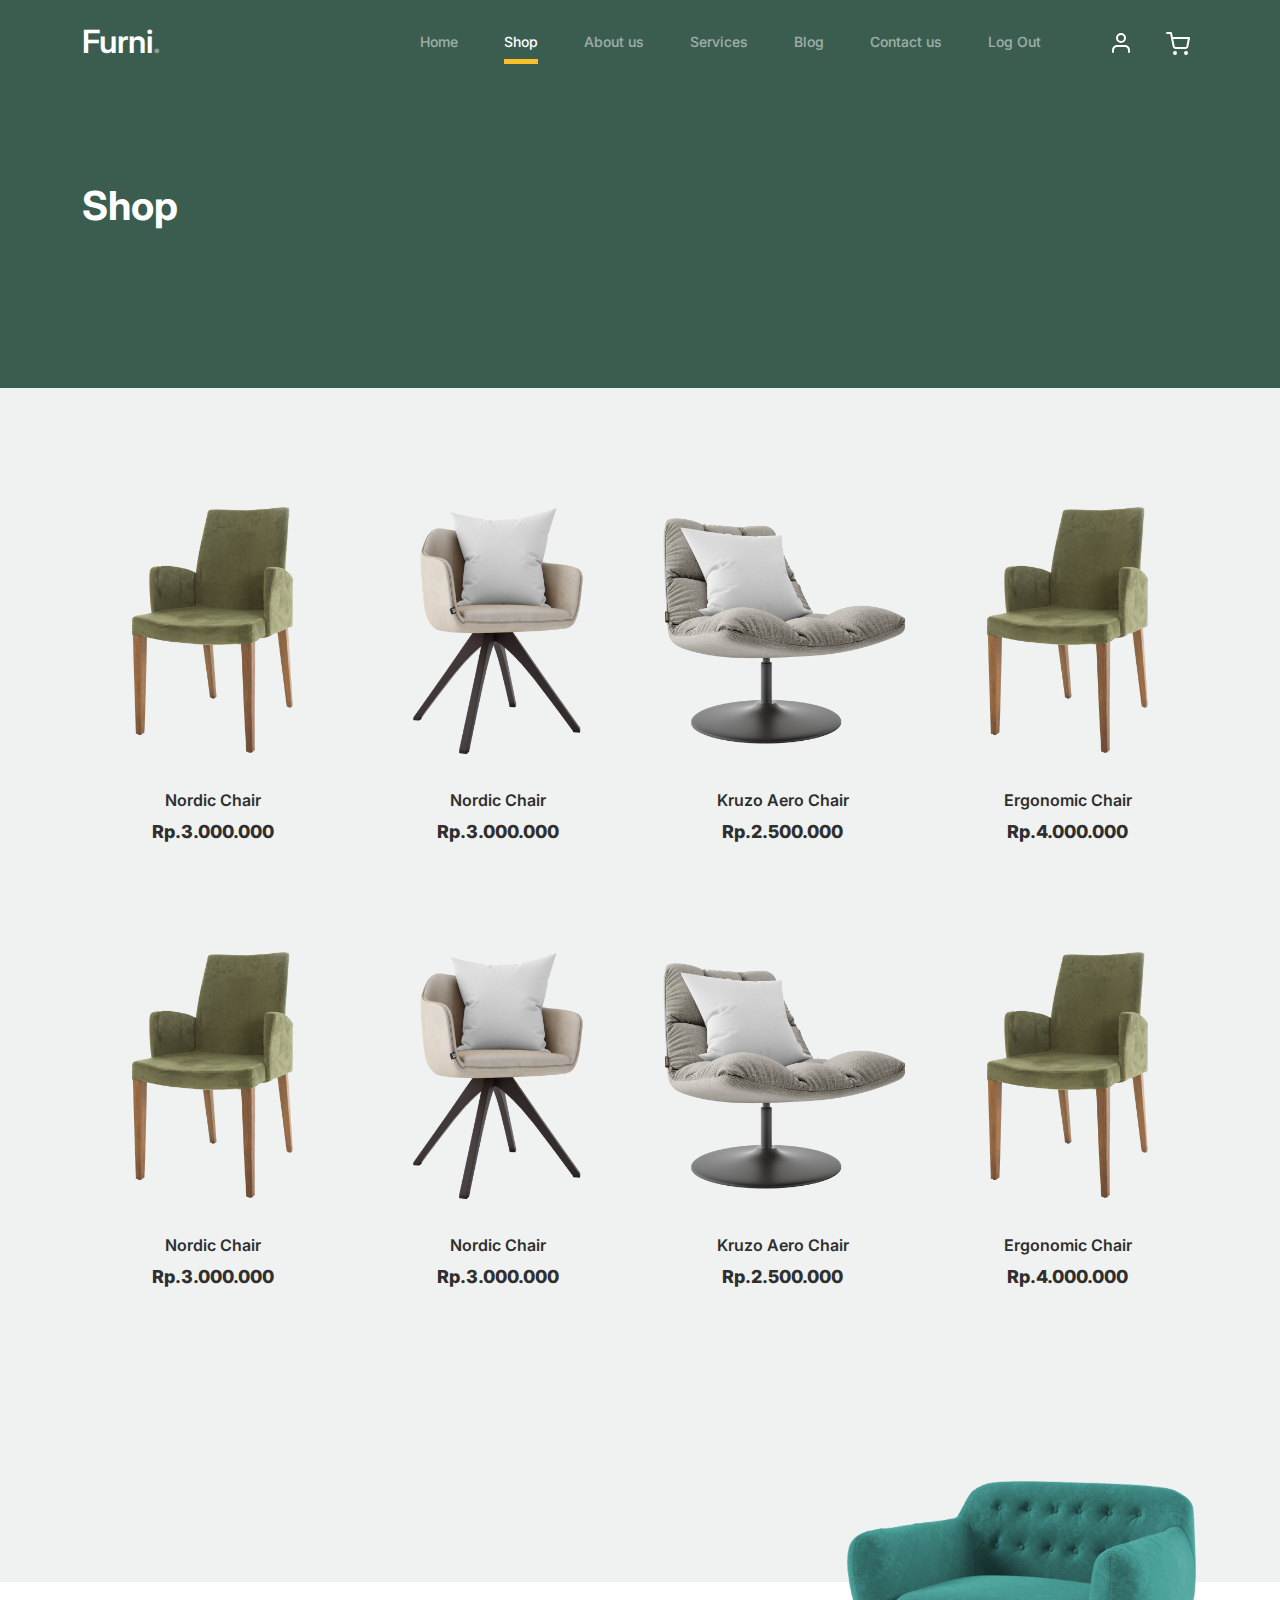
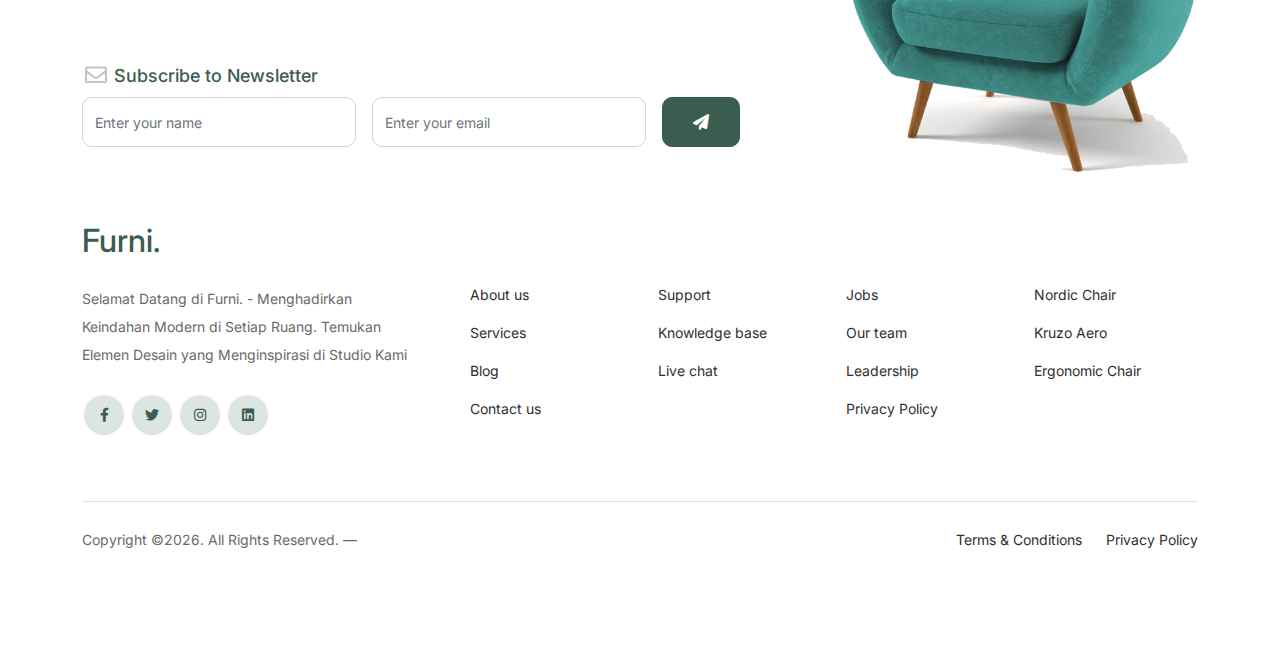
<file: shop.html>
<!-- /*
* Bootstrap 5
* Template Name: Furni
* Template Author: Untree.co
* Template URI: https://untree.co/
* License: https://creativecommons.org/licenses/by/3.0/
*/ -->
<!doctype html>
<html lang="en">
<head>
  <meta charset="utf-8">
  <meta name="viewport" content="width=device-width, initial-scale=1, shrink-to-fit=no">
  <meta name="author" content="Untree.co">
  <link rel="shortcut icon" href="favicon.png">

  <meta name="description" content="" />
  <meta name="keywords" content="bootstrap, bootstrap4" />

		<!-- Bootstrap CSS -->
		<link href="css/bootstrap.min.css" rel="stylesheet">
		<link href="https://cdnjs.cloudflare.com/ajax/libs/font-awesome/6.0.0-beta3/css/all.min.css" rel="stylesheet">
		<link href="css/tiny-slider.css" rel="stylesheet">
		<link href="css/style.css" rel="stylesheet">
		<title>Furni.</title>
	</head>

	<body>

		<!-- Start Header/Navigation -->
		<nav class="custom-navbar navbar navbar navbar-expand-md navbar-dark bg-dark" arial-label="Furni navigation bar">

			<div class="container">
				<a class="navbar-brand" href="index.html">Furni<span>.</span></a>

				<button class="navbar-toggler" type="button" data-bs-toggle="collapse" data-bs-target="#navbarsFurni" aria-controls="navbarsFurni" aria-expanded="false" aria-label="Toggle navigation">
					<span class="navbar-toggler-icon"></span>
				</button>

				<div class="collapse navbar-collapse" id="navbarsFurni">
					<ul class="custom-navbar-nav navbar-nav ms-auto mb-2 mb-md-0">
						<li class="nav-item ">
							<a class="nav-link" href="index.html">Home</a>
						</li>
						<li class="active"><a class="nav-link" href="shop.html">Shop</a></li>
						<li><a class="nav-link" href="about.html">About us</a></li>
						<li><a class="nav-link" href="services.html">Services</a></li>
						<li><a class="nav-link" href="blog.html">Blog</a></li>
						<li><a class="nav-link" href="contact.html">Contact us</a></li>
						<li><a class="nav-link" href="signin.html">Log Out</a></li>
					</ul>

					<ul class="custom-navbar-cta navbar-nav mb-2 mb-md-0 ms-5">
						<li><a class="nav-link" href="#"><img src="images/user.svg"></a></li>
						<li><a class="nav-link" href="cart.html"><img src="images/cart.svg"></a></li>
					</ul>
				</div>
			</div>
				
		</nav>
		<!-- End Header/Navigation -->

		<!-- Start Hero Section -->
			<div class="hero">
				<div class="container">
					<div class="row justify-content-between">
						<div class="col-lg-5">
							<div class="intro-excerpt">
								<h1>Shop</h1>
							</div>
						</div>
						<div class="col-lg-7">
							
						</div>
					</div>
				</div>
			</div>
		<!-- End Hero Section -->

		

		<div class="untree_co-section product-section before-footer-section">
		    <div class="container">
		      	<div class="row">

		      		<!-- Start Column 1 -->
					<div class="col-12 col-md-4 col-lg-3 mb-5">
						<a class="product-item" href="#">
							<img src="images/product-3.png" class="img-fluid product-thumbnail">
							<h3 class="product-title">Nordic Chair</h3>
							<strong class="product-price">Rp.3.000.000</strong>

							<span class="icon-cross">
								<img src="images/cross.svg" class="img-fluid">
							</span>
						</a>
					</div> 
					<!-- End Column 1 -->
						
					<!-- Start Column 2 -->
					<div class="col-12 col-md-4 col-lg-3 mb-5">
						<a class="product-item" href="#">
							<img src="images/product-1.png" class="img-fluid product-thumbnail">
							<h3 class="product-title">Nordic Chair</h3>
							<strong class="product-price">Rp.3.000.000</strong>

							<span class="icon-cross">
								<img src="images/cross.svg" class="img-fluid">
							</span>
						</a>
					</div> 
					<!-- End Column 2 -->

					<!-- Start Column 3 -->
					<div class="col-12 col-md-4 col-lg-3 mb-5">
						<a class="product-item" href="#">
							<img src="images/product-2.png" class="img-fluid product-thumbnail">
							<h3 class="product-title">Kruzo Aero Chair</h3>
							<strong class="product-price">Rp.2.500.000</strong>

							<span class="icon-cross">
								<img src="images/cross.svg" class="img-fluid">
							</span>
						</a>
					</div>
					<!-- End Column 3 -->

					<!-- Start Column 4 -->
					<div class="col-12 col-md-4 col-lg-3 mb-5">
						<a class="product-item" href="#">
							<img src="images/product-3.png" class="img-fluid product-thumbnail">
							<h3 class="product-title">Ergonomic Chair</h3>
							<strong class="product-price">Rp.4.000.000</strong>

							<span class="icon-cross">
								<img src="images/cross.svg" class="img-fluid">
							</span>
						</a>
					</div>
					<!-- End Column 4 -->


					<!-- Start Column 1 -->
					<div class="col-12 col-md-4 col-lg-3 mb-5">
						<a class="product-item" href="#">
							<img src="images/product-3.png" class="img-fluid product-thumbnail">
							<h3 class="product-title">Nordic Chair</h3>
							<strong class="product-price">Rp.3.000.000</strong>

							<span class="icon-cross">
								<img src="images/cross.svg" class="img-fluid">
							</span>
						</a>
					</div> 
					<!-- End Column 1 -->
						
					<!-- Start Column 2 -->
					<div class="col-12 col-md-4 col-lg-3 mb-5">
						<a class="product-item" href="#">
							<img src="images/product-1.png" class="img-fluid product-thumbnail">
							<h3 class="product-title">Nordic Chair</h3>
							<strong class="product-price">Rp.3.000.000</strong>

							<span class="icon-cross">
								<img src="images/cross.svg" class="img-fluid">
							</span>
						</a>
					</div> 
					<!-- End Column 2 -->

					<!-- Start Column 3 -->
					<div class="col-12 col-md-4 col-lg-3 mb-5">
						<a class="product-item" href="#">
							<img src="images/product-2.png" class="img-fluid product-thumbnail">
							<h3 class="product-title">Kruzo Aero Chair</h3>
							<strong class="product-price">Rp.2.500.000</strong>

							<span class="icon-cross">
								<img src="images/cross.svg" class="img-fluid">
							</span>
						</a>
					</div>
					<!-- End Column 3 -->

					<!-- Start Column 4 -->
					<div class="col-12 col-md-4 col-lg-3 mb-5">
						<a class="product-item" href="#">
							<img src="images/product-3.png" class="img-fluid product-thumbnail">
							<h3 class="product-title">Ergonomic Chair</h3>
							<strong class="product-price">Rp.4.000.000</strong>

							<span class="icon-cross">
								<img src="images/cross.svg" class="img-fluid">
							</span>
						</a>
					</div>
					<!-- End Column 4 -->

		      	</div>
		    </div>
		</div>


		<!-- Start Footer Section -->
		<footer class="footer-section">
			<div class="container relative">

				<div class="sofa-img">
					<img src="images/sofa.png" alt="Image" class="img-fluid">
				</div>

				<div class="row">
					<div class="col-lg-8">
						<div class="subscription-form">
							<h3 class="d-flex align-items-center"><span class="me-1"><img src="images/envelope-outline.svg" alt="Image" class="img-fluid"></span><span>Subscribe to Newsletter</span></h3>

							<form action="#" class="row g-3">
								<div class="col-auto">
									<input type="text" class="form-control" placeholder="Enter your name">
								</div>
								<div class="col-auto">
									<input type="email" class="form-control" placeholder="Enter your email">
								</div>
								<div class="col-auto">
									<button class="btn btn-primary">
										<span class="fa fa-paper-plane"></span>
									</button>
								</div>
							</form>

						</div>
					</div>
				</div>

				<div class="row g-5 mb-5">
					<div class="col-lg-4">
						<div class="mb-4 footer-logo-wrap"><a href="#" class="footer-logo">Furni<span>.</span></a></div>
						<p class="mb-4">Selamat Datang di Furni. - Menghadirkan Keindahan Modern di Setiap Ruang. Temukan Elemen Desain yang Menginspirasi di Studio Kami</p>

						<ul class="list-unstyled custom-social">
							<li><a href="#"><span class="fa fa-brands fa-facebook-f"></span></a></li>
							<li><a href="#"><span class="fa fa-brands fa-twitter"></span></a></li>
							<li><a href="#"><span class="fa fa-brands fa-instagram"></span></a></li>
							<li><a href="#"><span class="fa fa-brands fa-linkedin"></span></a></li>
						</ul>
					</div>

					<div class="col-lg-8">
						<div class="row links-wrap">
							<div class="col-6 col-sm-6 col-md-3">
								<ul class="list-unstyled">
									<li><a href="#">About us</a></li>
									<li><a href="#">Services</a></li>
									<li><a href="#">Blog</a></li>
									<li><a href="#">Contact us</a></li>
								</ul>
							</div>

							<div class="col-6 col-sm-6 col-md-3">
								<ul class="list-unstyled">
									<li><a href="#">Support</a></li>
									<li><a href="#">Knowledge base</a></li>
									<li><a href="#">Live chat</a></li>
								</ul>
							</div>

							<div class="col-6 col-sm-6 col-md-3">
								<ul class="list-unstyled">
									<li><a href="#">Jobs</a></li>
									<li><a href="#">Our team</a></li>
									<li><a href="#">Leadership</a></li>
									<li><a href="#">Privacy Policy</a></li>
								</ul>
							</div>

							<div class="col-6 col-sm-6 col-md-3">
								<ul class="list-unstyled">
									<li><a href="#">Nordic Chair</a></li>
									<li><a href="#">Kruzo Aero</a></li>
									<li><a href="#">Ergonomic Chair</a></li>
								</ul>
							</div>
						</div>
					</div>

				</div>

				<div class="border-top copyright">
					<div class="row pt-4">
						<div class="col-lg-6">
							<p class="mb-2 text-center text-lg-start">Copyright &copy;<script>document.write(new Date().getFullYear());</script>. All Rights Reserved. &mdash; 
            </p>
						</div>

						<div class="col-lg-6 text-center text-lg-end">
							<ul class="list-unstyled d-inline-flex ms-auto">
								<li class="me-4"><a href="#">Terms &amp; Conditions</a></li>
								<li><a href="#">Privacy Policy</a></li>
							</ul>
						</div>

					</div>
				</div>

			</div>
		</footer>
		<!-- End Footer Section -->	


		<script src="js/bootstrap.bundle.min.js"></script>
		<script src="js/tiny-slider.js"></script>
		<script src="js/custom.js"></script>
	</body>

</html>
</file>
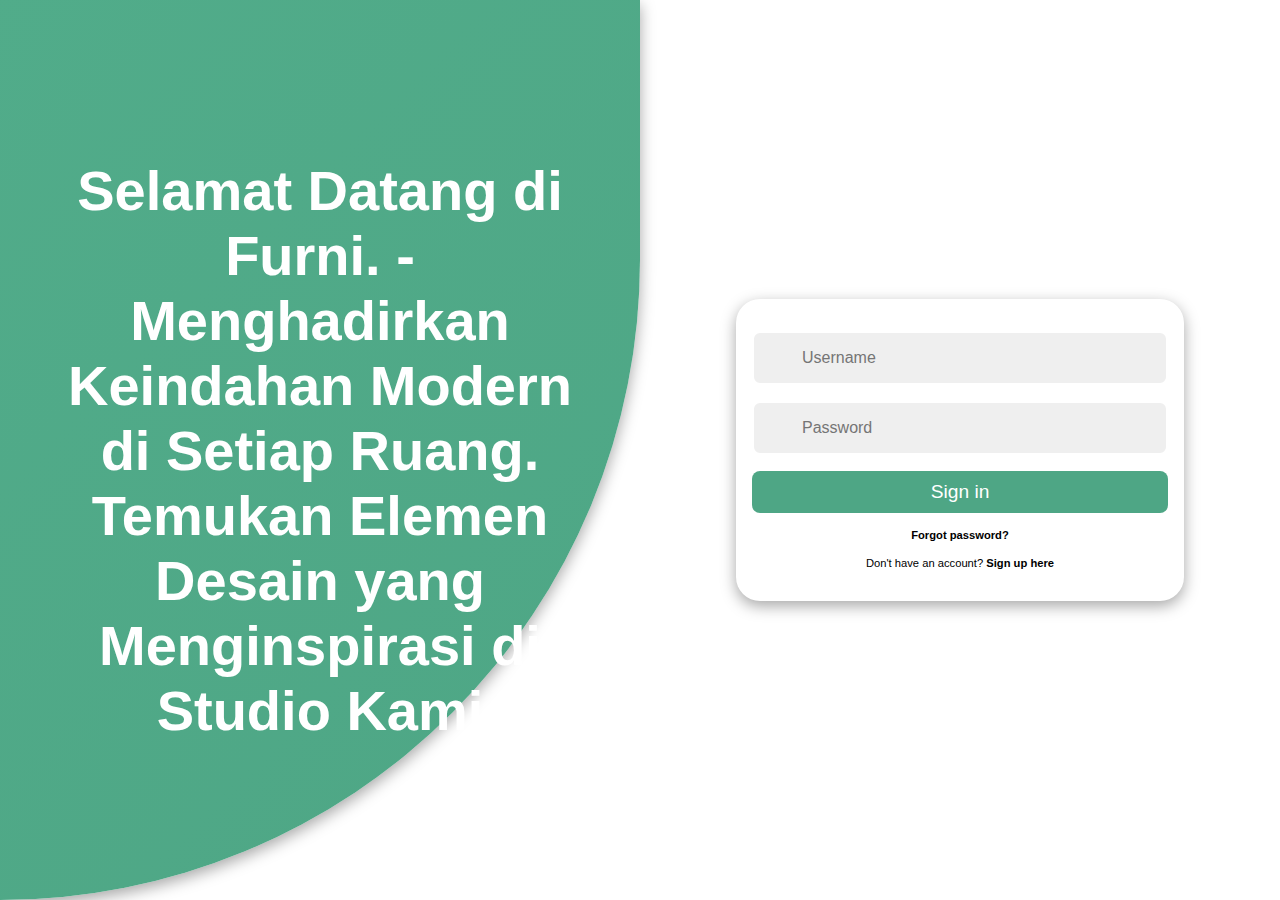
<file: signin.html>
<!DOCTYPE html>
<html lang="en">
<head>
    <meta charset="UTF-8">
    <meta name="viewport" content="width=device-width, initial-scale=1.0">
    <link rel="stylesheet" href="./css/stylesign.css">
    
    
    <title>Sign In - Sign up</title>
   
</head>
<body>
    <div id="container" class="container">
        <!-- FORM SECTION -->
        <div class="row">
            <!-- SIGN UP -->
            <div class="col align-items-center flex-col sign-up">
                <div class="form-wrapper align-items-center">
                    <div class="form sign-up">
                        <div class="input-group">
                            <i class='bx bxs-user'></i>
                            <input type="text" placeholder="Username">
                        </div>
                        <div class="input-group">
                            <i class='bx bx-mail-send'></i>
                            <input type="email" placeholder="Email">
                        </div>
                        <div class="input-group">
                            <i class='bx bxs-lock-alt'></i>
                            <input type="password" placeholder="Password">
                        </div>
                        <div class="input-group">
                            <i class='bx bxs-lock-alt'></i>
                            <input type="password" placeholder="Confirm password">
                        </div>
                        <button>
                            <a class="sign_in" href="./index.html">Sign in</a>
                        </button>
                        <p>
                            <span>
                                Already have an account?
                            </span>
                            <b  onclick="toggle()" class="pointer">
                                Sign in here
                            </b>
                        </p>
                    </div>
                </div>
            
            </div>
            <!-- END SIGN UP -->
            <!-- SIGN IN -->
            <div class="col align-items-center flex-col sign-in">
                <div class="form-wrapper align-items-center">
                    <div class="form sign-in">
                        <div class="input-group">
                            <i class='bx bxs-user'></i>
                            <input type="text" placeholder="Username">
                        </div>
                        <div class="input-group">
                            <i class='bx bxs-lock-alt'></i>
                            <input type="password" placeholder="Password">
                        </div>
                        <button>
                            <a class="sign_in" href="./index.html">Sign in</a>
                        </button>
                        <p>
                            <b>
                                Forgot password?
                            </b>
                        </p>
                        <p>
                            <span>
                                Don't have an account?
                            </span>
                            <b onclick="toggle()" class="pointer">
                                Sign up here
                            </b>
                        </p>
                    </div>
                </div>
                <div class="form-wrapper">
        
                </div>
            </div>
            <!-- END SIGN IN -->
        </div>
        <!-- END FORM SECTION -->
        <!-- CONTENT SECTION -->
        <div class="row content-row">
            <!-- SIGN IN CONTENT -->
            <div class="col align-items-center flex-col">
                <div class="text sign-in">
                    <h2>
                        Selamat Datang di Furni. - Menghadirkan Keindahan Modern di Setiap Ruang. Temukan Elemen Desain yang Menginspirasi di Studio Kami
                    </h2>
    
                </div>
                <div class="img sign-in">
        
                </div>
            </div>
            <!-- END SIGN IN CONTENT -->
            <!-- SIGN UP CONTENT -->
            <div class="col align-items-center flex-col">
                <div class="img sign-up">
                
                </div>
                <div class="text sign-up">
                    <h2>
                        Join with us
                    </h2>
    
                </div>
            </div>
            <!-- END SIGN UP CONTENT -->
        </div>
        <!-- END CONTENT SECTION -->
    </div>
    <script src="./js/signin.js"></script>
</body>
</html>
</file>
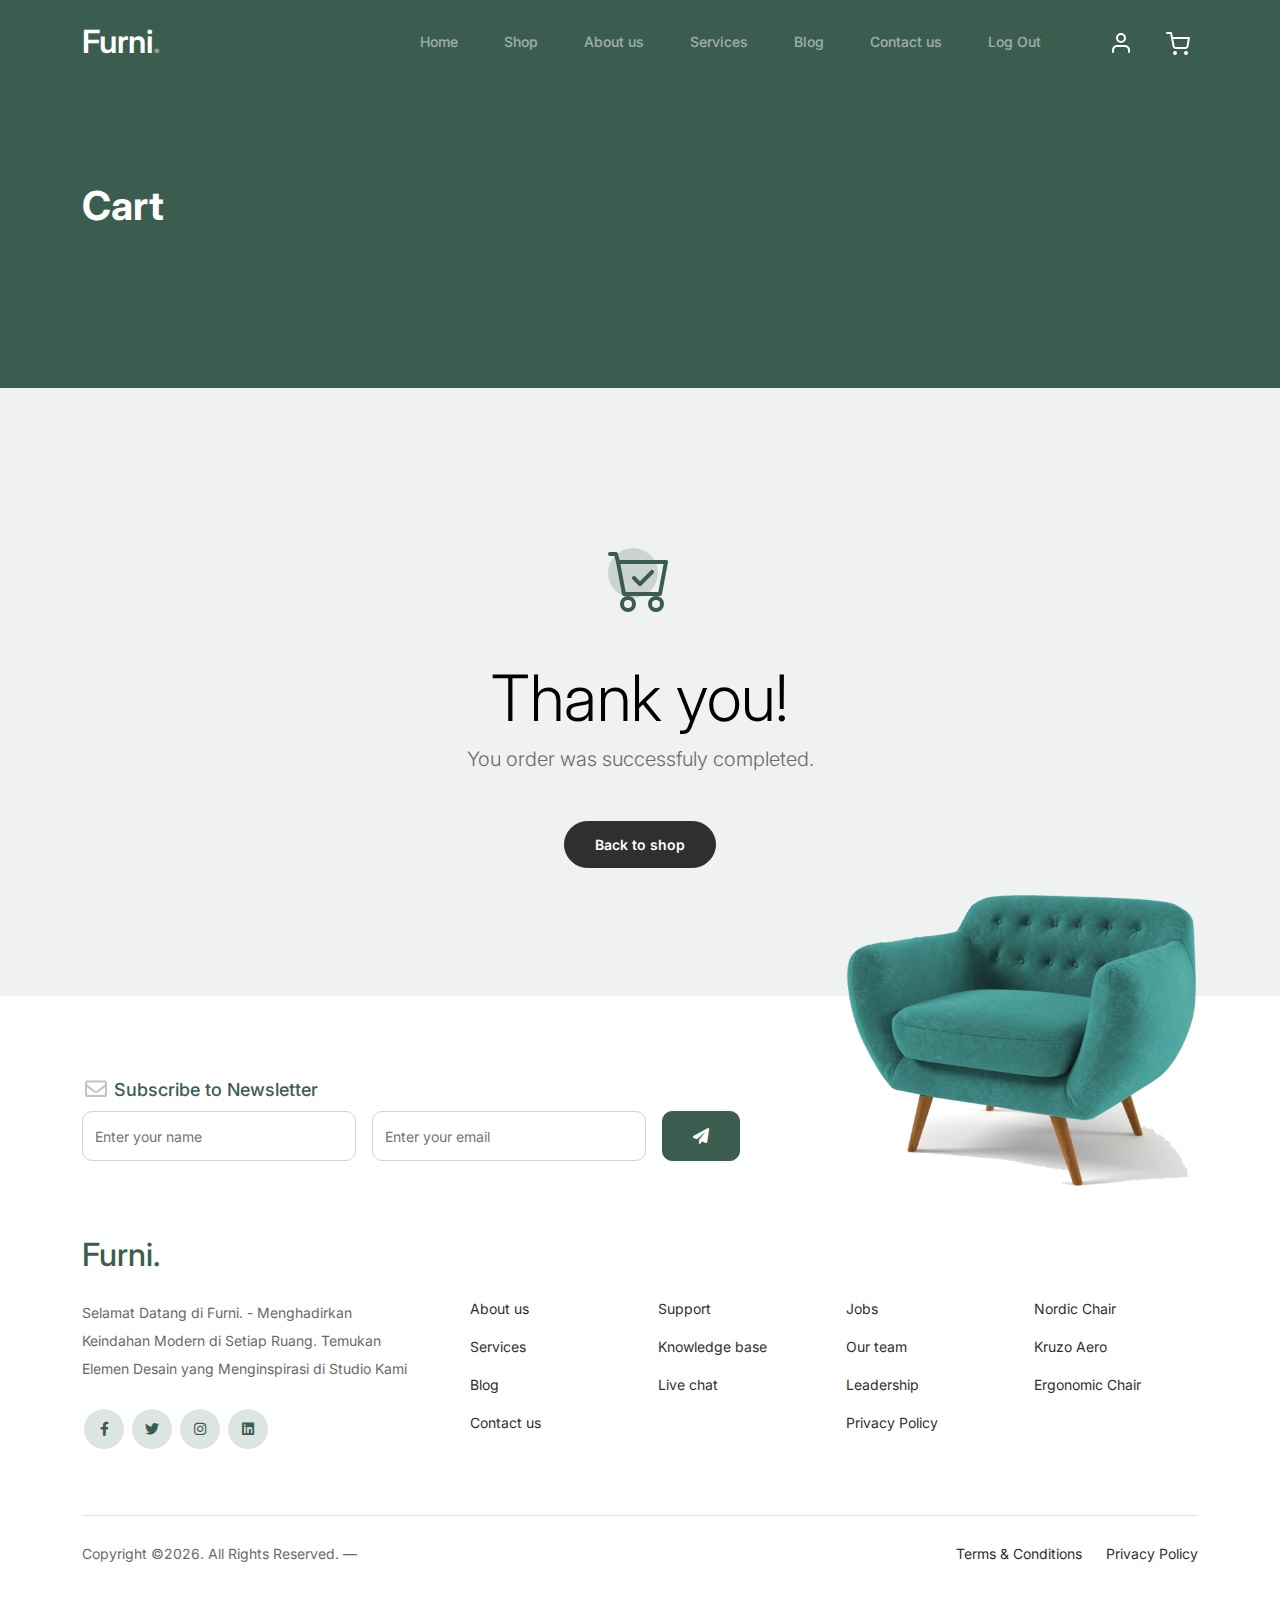
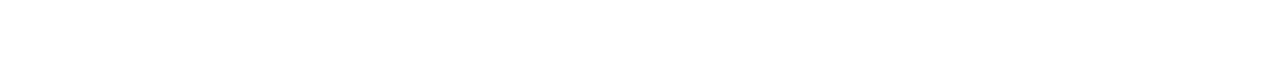
<file: thankyou.html>
<!-- /*
* Bootstrap 5
* Template Name: Furni
* Template Author: Untree.co
* Template URI: https://untree.co/
* License: https://creativecommons.org/licenses/by/3.0/
*/ -->
<!doctype html>
<html lang="en">
<head>
  <meta charset="utf-8">
  <meta name="viewport" content="width=device-width, initial-scale=1, shrink-to-fit=no">
  <meta name="author" content="Untree.co">
  <link rel="shortcut icon" href="favicon.png">

  <meta name="description" content="" />
  <meta name="keywords" content="bootstrap, bootstrap4" />

		<!-- Bootstrap CSS -->
		<link href="css/bootstrap.min.css" rel="stylesheet">
		<link href="https://cdnjs.cloudflare.com/ajax/libs/font-awesome/6.0.0-beta3/css/all.min.css" rel="stylesheet">
		<link href="css/tiny-slider.css" rel="stylesheet">
		<link href="css/style.css" rel="stylesheet">
		<title>Furni</title>
	</head>

	<body>

		<!-- Start Header/Navigation -->
		<nav class="custom-navbar navbar navbar navbar-expand-md navbar-dark bg-dark" arial-label="Furni navigation bar">

			<div class="container">
				<a class="navbar-brand" href="index.html">Furni<span>.</span></a>

				<button class="navbar-toggler" type="button" data-bs-toggle="collapse" data-bs-target="#navbarsFurni" aria-controls="navbarsFurni" aria-expanded="false" aria-label="Toggle navigation">
					<span class="navbar-toggler-icon"></span>
				</button>

				<div class="collapse navbar-collapse" id="navbarsFurni">
					<ul class="custom-navbar-nav navbar-nav ms-auto mb-2 mb-md-0">
						<li class="nav-item ">
							<a class="nav-link" href="index.html">Home</a>
						</li>
						<li><a class="nav-link" href="shop.html">Shop</a></li>
						<li><a class="nav-link" href="about.html">About us</a></li>
						<li><a class="nav-link" href="services.html">Services</a></li>
						<li><a class="nav-link" href="blog.html">Blog</a></li>
						<li><a class="nav-link" href="contact.html">Contact us</a></li>
						<li><a class="nav-link" href="signin.html">Log Out</a></li>
					</ul>

					<ul class="custom-navbar-cta navbar-nav mb-2 mb-md-0 ms-5">
						<li><a class="nav-link" href="#"><img src="images/user.svg"></a></li>
						<li><a class="nav-link" href="cart.html"><img src="images/cart.svg"></a></li>
					</ul>
				</div>
			</div>
				
		</nav>
		<!-- End Header/Navigation -->

		<!-- Start Hero Section -->
			<div class="hero">
				<div class="container">
					<div class="row justify-content-between">
						<div class="col-lg-5">
							<div class="intro-excerpt">
								<h1>Cart</h1>
							</div>
						</div>
						<div class="col-lg-7">
							
						</div>
					</div>
				</div>
			</div>
		<!-- End Hero Section -->

		

		<div class="untree_co-section">
    <div class="container">
      <div class="row">
        <div class="col-md-12 text-center pt-5">
          <span class="display-3 thankyou-icon text-primary">
            <svg width="1em" height="1em" viewBox="0 0 16 16" class="bi bi-cart-check mb-5" fill="currentColor" xmlns="http://www.w3.org/2000/svg">
              <path fill-rule="evenodd" d="M11.354 5.646a.5.5 0 0 1 0 .708l-3 3a.5.5 0 0 1-.708 0l-1.5-1.5a.5.5 0 1 1 .708-.708L8 8.293l2.646-2.647a.5.5 0 0 1 .708 0z"/>
              <path fill-rule="evenodd" d="M0 1.5A.5.5 0 0 1 .5 1H2a.5.5 0 0 1 .485.379L2.89 3H14.5a.5.5 0 0 1 .491.592l-1.5 8A.5.5 0 0 1 13 12H4a.5.5 0 0 1-.491-.408L2.01 3.607 1.61 2H.5a.5.5 0 0 1-.5-.5zM3.102 4l1.313 7h8.17l1.313-7H3.102zM5 12a2 2 0 1 0 0 4 2 2 0 0 0 0-4zm7 0a2 2 0 1 0 0 4 2 2 0 0 0 0-4zm-7 1a1 1 0 1 0 0 2 1 1 0 0 0 0-2zm7 0a1 1 0 1 0 0 2 1 1 0 0 0 0-2z"/>
            </svg>
          </span>
          <h2 class="display-3 text-black">Thank you!</h2>
          <p class="lead mb-5">You order was successfuly completed.</p>
          <p><a href="shop.html" class="btn btn-sm btn-outline-black">Back to shop</a></p>
        </div>
      </div>
    </div>
  </div>

		<!-- Start Footer Section -->
		<footer class="footer-section">
			<div class="container relative">

				<div class="sofa-img">
					<img src="images/sofa.png" alt="Image" class="img-fluid">
				</div>

				<div class="row">
					<div class="col-lg-8">
						<div class="subscription-form">
							<h3 class="d-flex align-items-center"><span class="me-1"><img src="images/envelope-outline.svg" alt="Image" class="img-fluid"></span><span>Subscribe to Newsletter</span></h3>

							<form action="#" class="row g-3">
								<div class="col-auto">
									<input type="text" class="form-control" placeholder="Enter your name">
								</div>
								<div class="col-auto">
									<input type="email" class="form-control" placeholder="Enter your email">
								</div>
								<div class="col-auto">
									<button class="btn btn-primary">
										<span class="fa fa-paper-plane"></span>
									</button>
								</div>
							</form>

						</div>
					</div>
				</div>

				<div class="row g-5 mb-5">
					<div class="col-lg-4">
						<div class="mb-4 footer-logo-wrap"><a href="#" class="footer-logo">Furni<span>.</span></a></div>
						<p class="mb-4">Selamat Datang di Furni. - Menghadirkan Keindahan Modern di Setiap Ruang. Temukan Elemen Desain yang Menginspirasi di Studio Kami</p>

						<ul class="list-unstyled custom-social">
							<li><a href="#"><span class="fa fa-brands fa-facebook-f"></span></a></li>
							<li><a href="#"><span class="fa fa-brands fa-twitter"></span></a></li>
							<li><a href="#"><span class="fa fa-brands fa-instagram"></span></a></li>
							<li><a href="#"><span class="fa fa-brands fa-linkedin"></span></a></li>
						</ul>
					</div>

					<div class="col-lg-8">
						<div class="row links-wrap">
							<div class="col-6 col-sm-6 col-md-3">
								<ul class="list-unstyled">
									<li><a href="#">About us</a></li>
									<li><a href="#">Services</a></li>
									<li><a href="#">Blog</a></li>
									<li><a href="#">Contact us</a></li>
								</ul>
							</div>

							<div class="col-6 col-sm-6 col-md-3">
								<ul class="list-unstyled">
									<li><a href="#">Support</a></li>
									<li><a href="#">Knowledge base</a></li>
									<li><a href="#">Live chat</a></li>
								</ul>
							</div>

							<div class="col-6 col-sm-6 col-md-3">
								<ul class="list-unstyled">
									<li><a href="#">Jobs</a></li>
									<li><a href="#">Our team</a></li>
									<li><a href="#">Leadership</a></li>
									<li><a href="#">Privacy Policy</a></li>
								</ul>
							</div>

							<div class="col-6 col-sm-6 col-md-3">
								<ul class="list-unstyled">
									<li><a href="#">Nordic Chair</a></li>
									<li><a href="#">Kruzo Aero</a></li>
									<li><a href="#">Ergonomic Chair</a></li>
								</ul>
							</div>
						</div>
					</div>

				</div>

				<div class="border-top copyright">
					<div class="row pt-4">
						<div class="col-lg-6">
							<p class="mb-2 text-center text-lg-start">Copyright &copy;<script>document.write(new Date().getFullYear());</script>. All Rights Reserved. &mdash; 
            </p>
						</div>

						<div class="col-lg-6 text-center text-lg-end">
							<ul class="list-unstyled d-inline-flex ms-auto">
								<li class="me-4"><a href="#">Terms &amp; Conditions</a></li>
								<li><a href="#">Privacy Policy</a></li>
							</ul>
						</div>

					</div>
				</div>

			</div>
		</footer>
		<!-- End Footer Section -->	


		<script src="js/bootstrap.bundle.min.js"></script>
		<script src="js/tiny-slider.js"></script>
		<script src="js/custom.js"></script>
	</body>

</html>
</file>
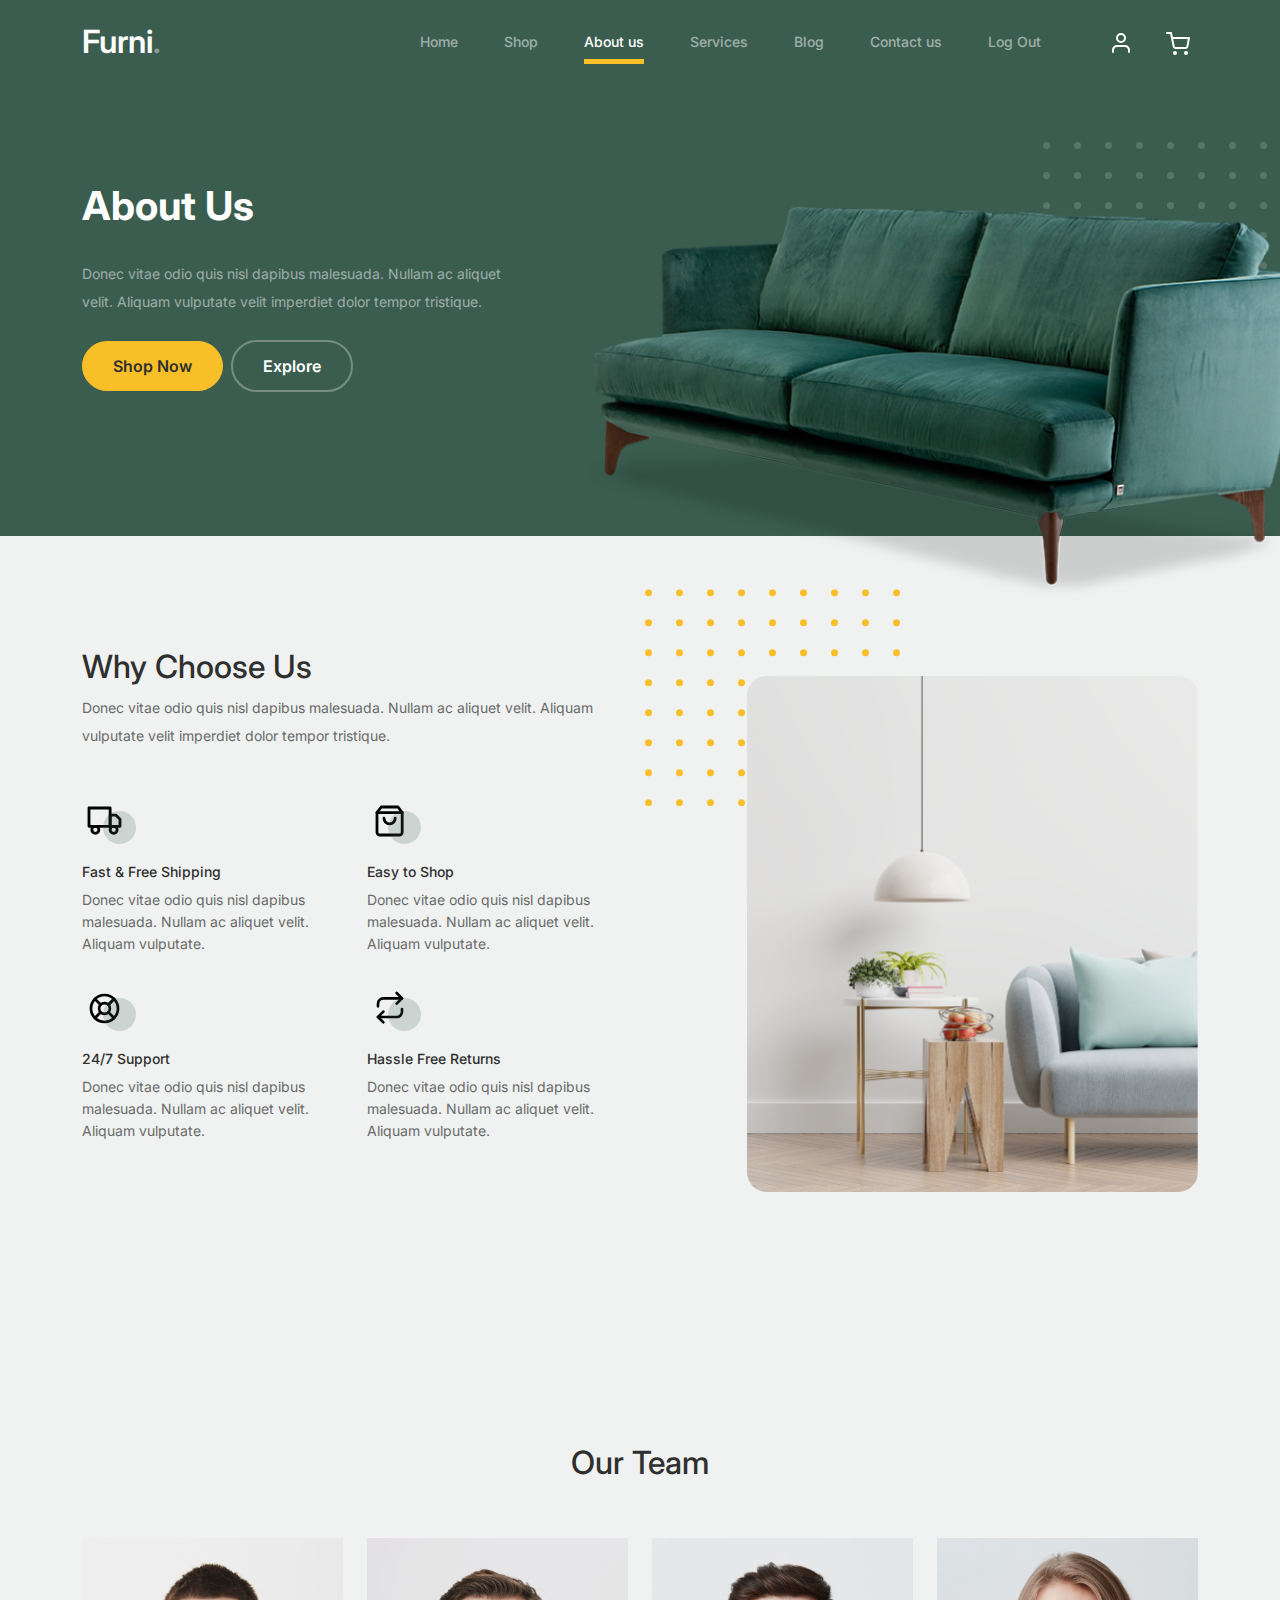
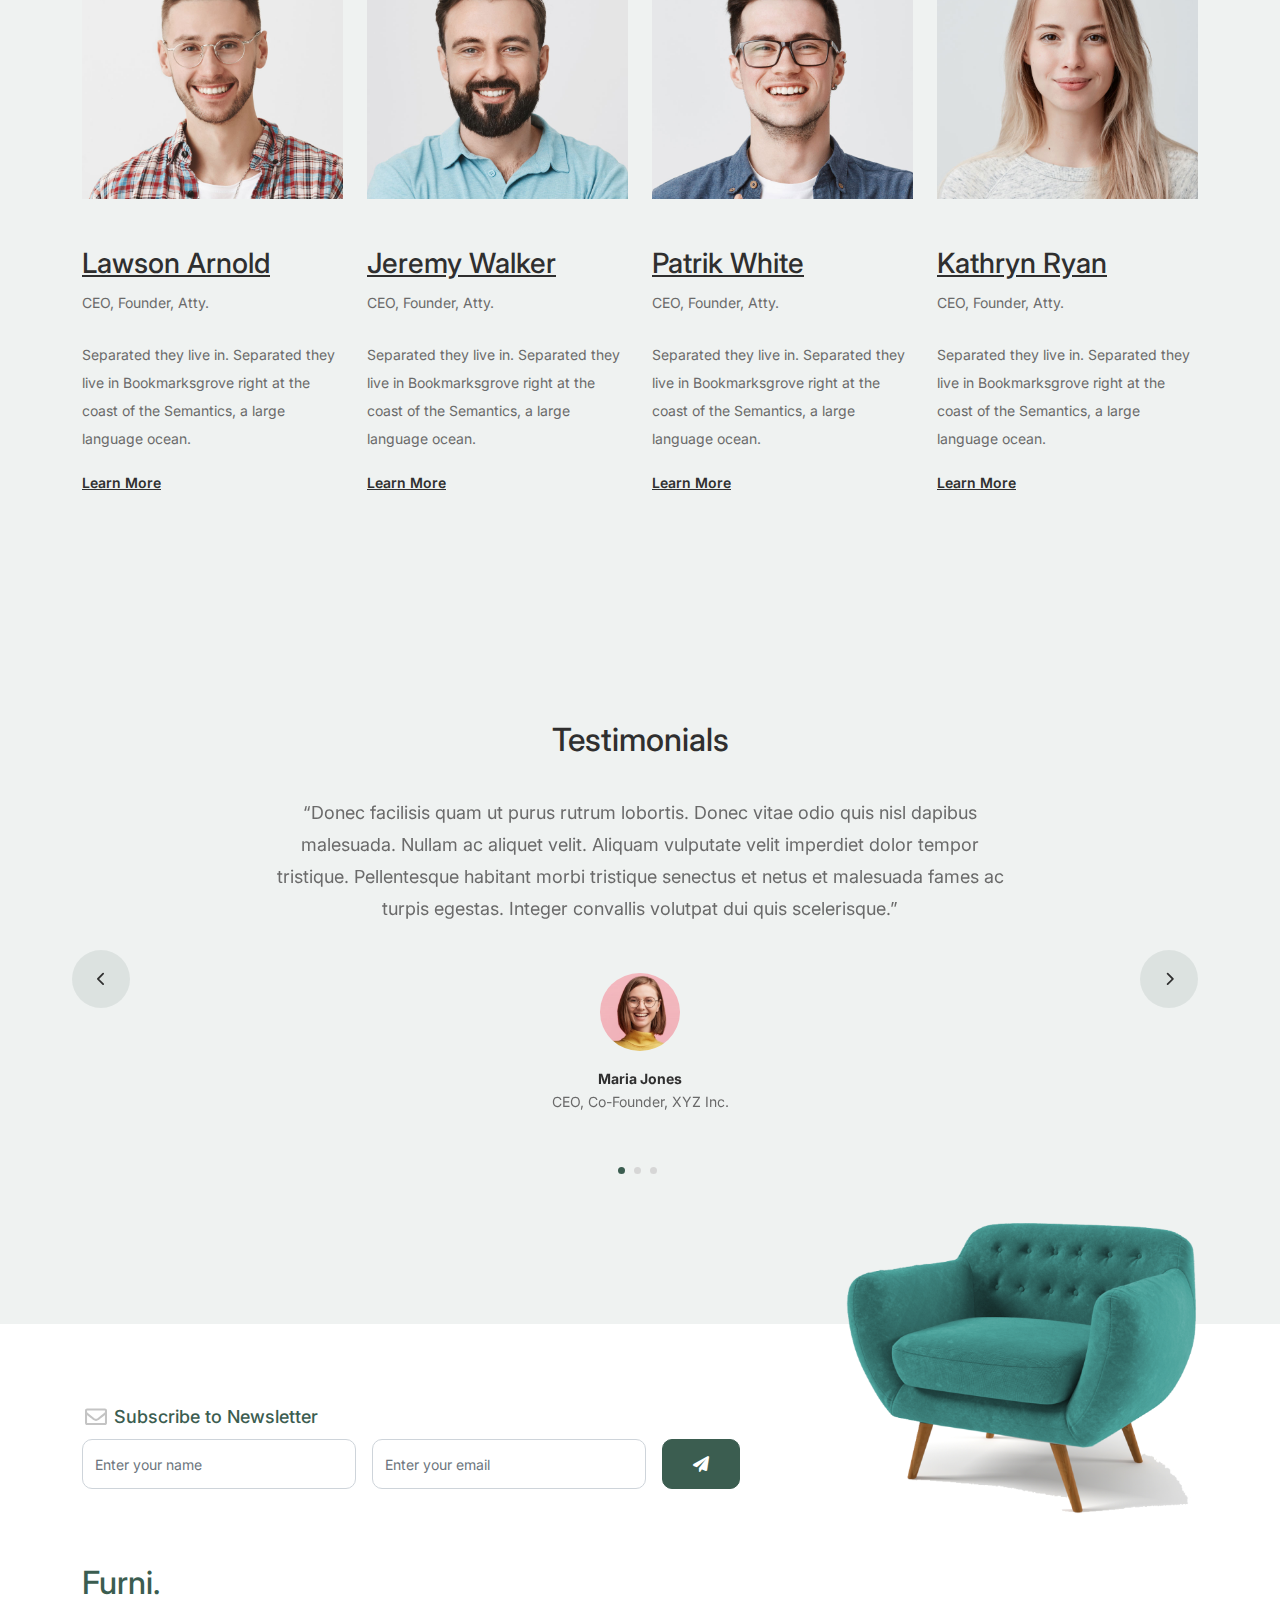
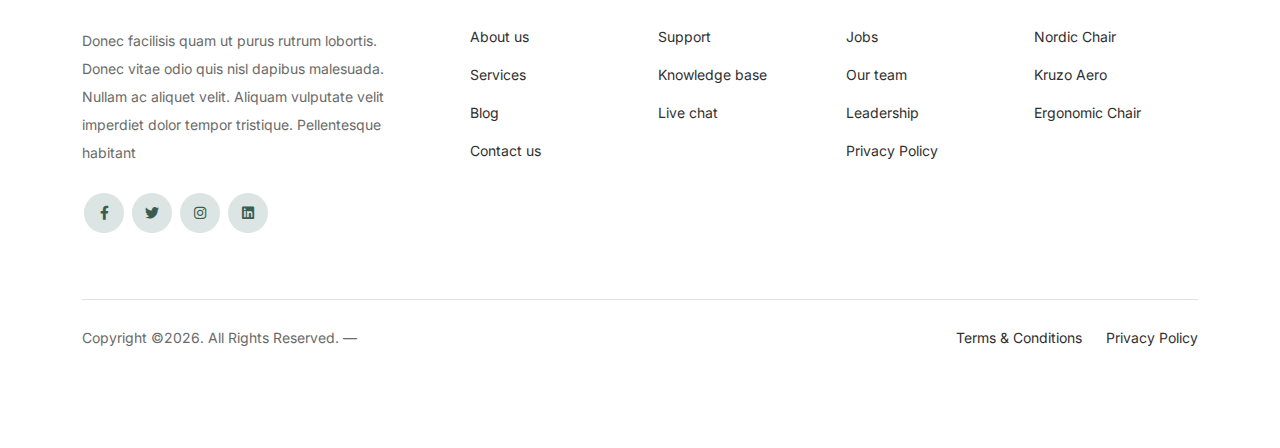
<file: furni-1.0.0/about.html>
<!-- /*
* Bootstrap 5
* Template Name: Furni
* Template Author: Untree.co
* Template URI: https://untree.co/
* License: https://creativecommons.org/licenses/by/3.0/
*/ -->
<!doctype html>
<html lang="en">
<head>
  <meta charset="utf-8">
  <meta name="viewport" content="width=device-width, initial-scale=1, shrink-to-fit=no">
  <meta name="author" content="Untree.co">
  <link rel="shortcut icon" href="favicon.png">

  <meta name="description" content="" />
  <meta name="keywords" content="bootstrap, bootstrap4" />

		<!-- Bootstrap CSS -->
		<link href="css/bootstrap.min.css" rel="stylesheet">
		<link href="https://cdnjs.cloudflare.com/ajax/libs/font-awesome/6.0.0-beta3/css/all.min.css" rel="stylesheet">
		<link href="css/tiny-slider.css" rel="stylesheet">
		<link href="css/style.css" rel="stylesheet">
		<title>Furni  </title>
	</head>

	<body>

		<!-- Start Header/Navigation -->
		<nav class="custom-navbar navbar navbar navbar-expand-md navbar-dark bg-dark" arial-label="Furni navigation bar">

			<div class="container">
				<a class="navbar-brand" href="index.html">Furni<span>.</span></a>

				<button class="navbar-toggler" type="button" data-bs-toggle="collapse" data-bs-target="#navbarsFurni" aria-controls="navbarsFurni" aria-expanded="false" aria-label="Toggle navigation">
					<span class="navbar-toggler-icon"></span>
				</button>

				<div class="collapse navbar-collapse" id="navbarsFurni">
					<ul class="custom-navbar-nav navbar-nav ms-auto mb-2 mb-md-0">
						<li class="nav-item ">
							<a class="nav-link" href="index.html">Home</a>
						</li>
						<li><a class="nav-link" href="shop.html">Shop</a></li>
						<li class="active"><a class="nav-link" href="about.html">About us</a></li>
						<li><a class="nav-link" href="services.html">Services</a></li>
						<li><a class="nav-link" href="blog.html">Blog</a></li>
						<li><a class="nav-link" href="contact.html">Contact us</a></li>
						<li><a class="nav-link" href="signin.html">Log Out</a></li>
					</ul>

					<ul class="custom-navbar-cta navbar-nav mb-2 mb-md-0 ms-5">
						<li><a class="nav-link" href="#"><img src="images/user.svg"></a></li>
						<li><a class="nav-link" href="cart.html"><img src="images/cart.svg"></a></li>
					</ul>
				</div>
			</div>
				
		</nav>
		<!-- End Header/Navigation -->

		<!-- Start Hero Section -->
			<div class="hero">
				<div class="container">
					<div class="row justify-content-between">
						<div class="col-lg-5">
							<div class="intro-excerpt">
								<h1>About Us</h1>
								<p class="mb-4">Donec vitae odio quis nisl dapibus malesuada. Nullam ac aliquet velit. Aliquam vulputate velit imperdiet dolor tempor tristique.</p>
								<p><a href="" class="btn btn-secondary me-2">Shop Now</a><a href="#" class="btn btn-white-outline">Explore</a></p>
							</div>
						</div>
						<div class="col-lg-7">
							<div class="hero-img-wrap">
								<img src="images/couch.png" class="img-fluid">
							</div>
						</div>
					</div>
				</div>
			</div>
		<!-- End Hero Section -->

		

		<!-- Start Why Choose Us Section -->
		<div class="why-choose-section">
			<div class="container">
				<div class="row justify-content-between align-items-center">
					<div class="col-lg-6">
						<h2 class="section-title">Why Choose Us</h2>
						<p>Donec vitae odio quis nisl dapibus malesuada. Nullam ac aliquet velit. Aliquam vulputate velit imperdiet dolor tempor tristique.</p>

						<div class="row my-5">
							<div class="col-6 col-md-6">
								<div class="feature">
									<div class="icon">
										<img src="images/truck.svg" alt="Image" class="imf-fluid">
									</div>
									<h3>Fast &amp; Free Shipping</h3>
									<p>Donec vitae odio quis nisl dapibus malesuada. Nullam ac aliquet velit. Aliquam vulputate.</p>
								</div>
							</div>

							<div class="col-6 col-md-6">
								<div class="feature">
									<div class="icon">
										<img src="images/bag.svg" alt="Image" class="imf-fluid">
									</div>
									<h3>Easy to Shop</h3>
									<p>Donec vitae odio quis nisl dapibus malesuada. Nullam ac aliquet velit. Aliquam vulputate.</p>
								</div>
							</div>

							<div class="col-6 col-md-6">
								<div class="feature">
									<div class="icon">
										<img src="images/support.svg" alt="Image" class="imf-fluid">
									</div>
									<h3>24/7 Support</h3>
									<p>Donec vitae odio quis nisl dapibus malesuada. Nullam ac aliquet velit. Aliquam vulputate.</p>
								</div>
							</div>

							<div class="col-6 col-md-6">
								<div class="feature">
									<div class="icon">
										<img src="images/return.svg" alt="Image" class="imf-fluid">
									</div>
									<h3>Hassle Free Returns</h3>
									<p>Donec vitae odio quis nisl dapibus malesuada. Nullam ac aliquet velit. Aliquam vulputate.</p>
								</div>
							</div>

						</div>
					</div>

					<div class="col-lg-5">
						<div class="img-wrap">
							<img src="images/why-choose-us-img.jpg" alt="Image" class="img-fluid">
						</div>
					</div>

				</div>
			</div>
		</div>
		<!-- End Why Choose Us Section -->

		<!-- Start Team Section -->
		<div class="untree_co-section">
			<div class="container">

				<div class="row mb-5">
					<div class="col-lg-5 mx-auto text-center">
						<h2 class="section-title">Our Team</h2>
					</div>
				</div>

				<div class="row">

					<!-- Start Column 1 -->
					<div class="col-12 col-md-6 col-lg-3 mb-5 mb-md-0">
						<img src="images/person_1.jpg" class="img-fluid mb-5">
						<h3 clas><a href="#"><span class="">Lawson</span> Arnold</a></h3>
            <span class="d-block position mb-4">CEO, Founder, Atty.</span>
            <p>Separated they live in.
            Separated they live in Bookmarksgrove right at the coast of the Semantics, a large language ocean.</p>
            <p class="mb-0"><a href="#" class="more dark">Learn More <span class="icon-arrow_forward"></span></a></p>
					</div> 
					<!-- End Column 1 -->

					<!-- Start Column 2 -->
					<div class="col-12 col-md-6 col-lg-3 mb-5 mb-md-0">
						<img src="images/person_2.jpg" class="img-fluid mb-5">

						<h3 clas><a href="#"><span class="">Jeremy</span> Walker</a></h3>
            <span class="d-block position mb-4">CEO, Founder, Atty.</span>
            <p>Separated they live in.
            Separated they live in Bookmarksgrove right at the coast of the Semantics, a large language ocean.</p>
            <p class="mb-0"><a href="#" class="more dark">Learn More <span class="icon-arrow_forward"></span></a></p>

					</div> 
					<!-- End Column 2 -->

					<!-- Start Column 3 -->
					<div class="col-12 col-md-6 col-lg-3 mb-5 mb-md-0">
						<img src="images/person_3.jpg" class="img-fluid mb-5">
						<h3 clas><a href="#"><span class="">Patrik</span> White</a></h3>
            <span class="d-block position mb-4">CEO, Founder, Atty.</span>
            <p>Separated they live in.
            Separated they live in Bookmarksgrove right at the coast of the Semantics, a large language ocean.</p>
            <p class="mb-0"><a href="#" class="more dark">Learn More <span class="icon-arrow_forward"></span></a></p>
					</div> 
					<!-- End Column 3 -->

					<!-- Start Column 4 -->
					<div class="col-12 col-md-6 col-lg-3 mb-5 mb-md-0">
						<img src="images/person_4.jpg" class="img-fluid mb-5">

						<h3 clas><a href="#"><span class="">Kathryn</span> Ryan</a></h3>
            <span class="d-block position mb-4">CEO, Founder, Atty.</span>
            <p>Separated they live in.
            Separated they live in Bookmarksgrove right at the coast of the Semantics, a large language ocean.</p>
            <p class="mb-0"><a href="#" class="more dark">Learn More <span class="icon-arrow_forward"></span></a></p>

          
					</div> 
					<!-- End Column 4 -->

					

				</div>
			</div>
		</div>
		<!-- End Team Section -->

		

		<!-- Start Testimonial Slider -->
		<div class="testimonial-section before-footer-section">
			<div class="container">
				<div class="row">
					<div class="col-lg-7 mx-auto text-center">
						<h2 class="section-title">Testimonials</h2>
					</div>
				</div>

				<div class="row justify-content-center">
					<div class="col-lg-12">
						<div class="testimonial-slider-wrap text-center">

							<div id="testimonial-nav">
								<span class="prev" data-controls="prev"><span class="fa fa-chevron-left"></span></span>
								<span class="next" data-controls="next"><span class="fa fa-chevron-right"></span></span>
							</div>

							<div class="testimonial-slider">
								
								<div class="item">
									<div class="row justify-content-center">
										<div class="col-lg-8 mx-auto">

											<div class="testimonial-block text-center">
												<blockquote class="mb-5">
													<p>&ldquo;Donec facilisis quam ut purus rutrum lobortis. Donec vitae odio quis nisl dapibus malesuada. Nullam ac aliquet velit. Aliquam vulputate velit imperdiet dolor tempor tristique. Pellentesque habitant morbi tristique senectus et netus et malesuada fames ac turpis egestas. Integer convallis volutpat dui quis scelerisque.&rdquo;</p>
												</blockquote>

												<div class="author-info">
													<div class="author-pic">
														<img src="images/person-1.png" alt="Maria Jones" class="img-fluid">
													</div>
													<h3 class="font-weight-bold">Maria Jones</h3>
													<span class="position d-block mb-3">CEO, Co-Founder, XYZ Inc.</span>
												</div>
											</div>

										</div>
									</div>
								</div> 
								<!-- END item -->

								<div class="item">
									<div class="row justify-content-center">
										<div class="col-lg-8 mx-auto">

											<div class="testimonial-block text-center">
												<blockquote class="mb-5">
													<p>&ldquo;Donec facilisis quam ut purus rutrum lobortis. Donec vitae odio quis nisl dapibus malesuada. Nullam ac aliquet velit. Aliquam vulputate velit imperdiet dolor tempor tristique. Pellentesque habitant morbi tristique senectus et netus et malesuada fames ac turpis egestas. Integer convallis volutpat dui quis scelerisque.&rdquo;</p>
												</blockquote>

												<div class="author-info">
													<div class="author-pic">
														<img src="images/person-1.png" alt="Maria Jones" class="img-fluid">
													</div>
													<h3 class="font-weight-bold">Maria Jones</h3>
													<span class="position d-block mb-3">CEO, Co-Founder, XYZ Inc.</span>
												</div>
											</div>

										</div>
									</div>
								</div> 
								<!-- END item -->

								<div class="item">
									<div class="row justify-content-center">
										<div class="col-lg-8 mx-auto">

											<div class="testimonial-block text-center">
												<blockquote class="mb-5">
													<p>&ldquo;Donec facilisis quam ut purus rutrum lobortis. Donec vitae odio quis nisl dapibus malesuada. Nullam ac aliquet velit. Aliquam vulputate velit imperdiet dolor tempor tristique. Pellentesque habitant morbi tristique senectus et netus et malesuada fames ac turpis egestas. Integer convallis volutpat dui quis scelerisque.&rdquo;</p>
												</blockquote>

												<div class="author-info">
													<div class="author-pic">
														<img src="images/person-1.png" alt="Maria Jones" class="img-fluid">
													</div>
													<h3 class="font-weight-bold">Maria Jones</h3>
													<span class="position d-block mb-3">CEO, Co-Founder, XYZ Inc.</span>
												</div>
											</div>

										</div>
									</div>
								</div> 
								<!-- END item -->

							</div>

						</div>
					</div>
				</div>
			</div>
		</div>
		<!-- End Testimonial Slider -->

		

		<!-- Start Footer Section -->
		<footer class="footer-section">
			<div class="container relative">

				<div class="sofa-img">
					<img src="images/sofa.png" alt="Image" class="img-fluid">
				</div>

				<div class="row">
					<div class="col-lg-8">
						<div class="subscription-form">
							<h3 class="d-flex align-items-center"><span class="me-1"><img src="images/envelope-outline.svg" alt="Image" class="img-fluid"></span><span>Subscribe to Newsletter</span></h3>

							<form action="#" class="row g-3">
								<div class="col-auto">
									<input type="text" class="form-control" placeholder="Enter your name">
								</div>
								<div class="col-auto">
									<input type="email" class="form-control" placeholder="Enter your email">
								</div>
								<div class="col-auto">
									<button class="btn btn-primary">
										<span class="fa fa-paper-plane"></span>
									</button>
								</div>
							</form>

						</div>
					</div>
				</div>

				<div class="row g-5 mb-5">
					<div class="col-lg-4">
						<div class="mb-4 footer-logo-wrap"><a href="#" class="footer-logo">Furni<span>.</span></a></div>
						<p class="mb-4">Donec facilisis quam ut purus rutrum lobortis. Donec vitae odio quis nisl dapibus malesuada. Nullam ac aliquet velit. Aliquam vulputate velit imperdiet dolor tempor tristique. Pellentesque habitant</p>

						<ul class="list-unstyled custom-social">
							<li><a href="#"><span class="fa fa-brands fa-facebook-f"></span></a></li>
							<li><a href="#"><span class="fa fa-brands fa-twitter"></span></a></li>
							<li><a href="#"><span class="fa fa-brands fa-instagram"></span></a></li>
							<li><a href="#"><span class="fa fa-brands fa-linkedin"></span></a></li>
						</ul>
					</div>

					<div class="col-lg-8">
						<div class="row links-wrap">
							<div class="col-6 col-sm-6 col-md-3">
								<ul class="list-unstyled">
									<li><a href="#">About us</a></li>
									<li><a href="#">Services</a></li>
									<li><a href="#">Blog</a></li>
									<li><a href="#">Contact us</a></li>
								</ul>
							</div>

							<div class="col-6 col-sm-6 col-md-3">
								<ul class="list-unstyled">
									<li><a href="#">Support</a></li>
									<li><a href="#">Knowledge base</a></li>
									<li><a href="#">Live chat</a></li>
								</ul>
							</div>

							<div class="col-6 col-sm-6 col-md-3">
								<ul class="list-unstyled">
									<li><a href="#">Jobs</a></li>
									<li><a href="#">Our team</a></li>
									<li><a href="#">Leadership</a></li>
									<li><a href="#">Privacy Policy</a></li>
								</ul>
							</div>

							<div class="col-6 col-sm-6 col-md-3">
								<ul class="list-unstyled">
									<li><a href="#">Nordic Chair</a></li>
									<li><a href="#">Kruzo Aero</a></li>
									<li><a href="#">Ergonomic Chair</a></li>
								</ul>
							</div>
						</div>
					</div>

				</div>

				<div class="border-top copyright">
					<div class="row pt-4">
						<div class="col-lg-6">
							<p class="mb-2 text-center text-lg-start">Copyright &copy;<script>document.write(new Date().getFullYear());</script>. All Rights Reserved. &mdash; 
            </p>
						</div>

						<div class="col-lg-6 text-center text-lg-end">
							<ul class="list-unstyled d-inline-flex ms-auto">
								<li class="me-4"><a href="#">Terms &amp; Conditions</a></li>
								<li><a href="#">Privacy Policy</a></li>
							</ul>
						</div>

					</div>
				</div>

			</div>
		</footer>
		<!-- End Footer Section -->	


		<script src="js/bootstrap.bundle.min.js"></script>
		<script src="js/tiny-slider.js"></script>
		<script src="js/custom.js"></script>
	</body>

</html>
</file>
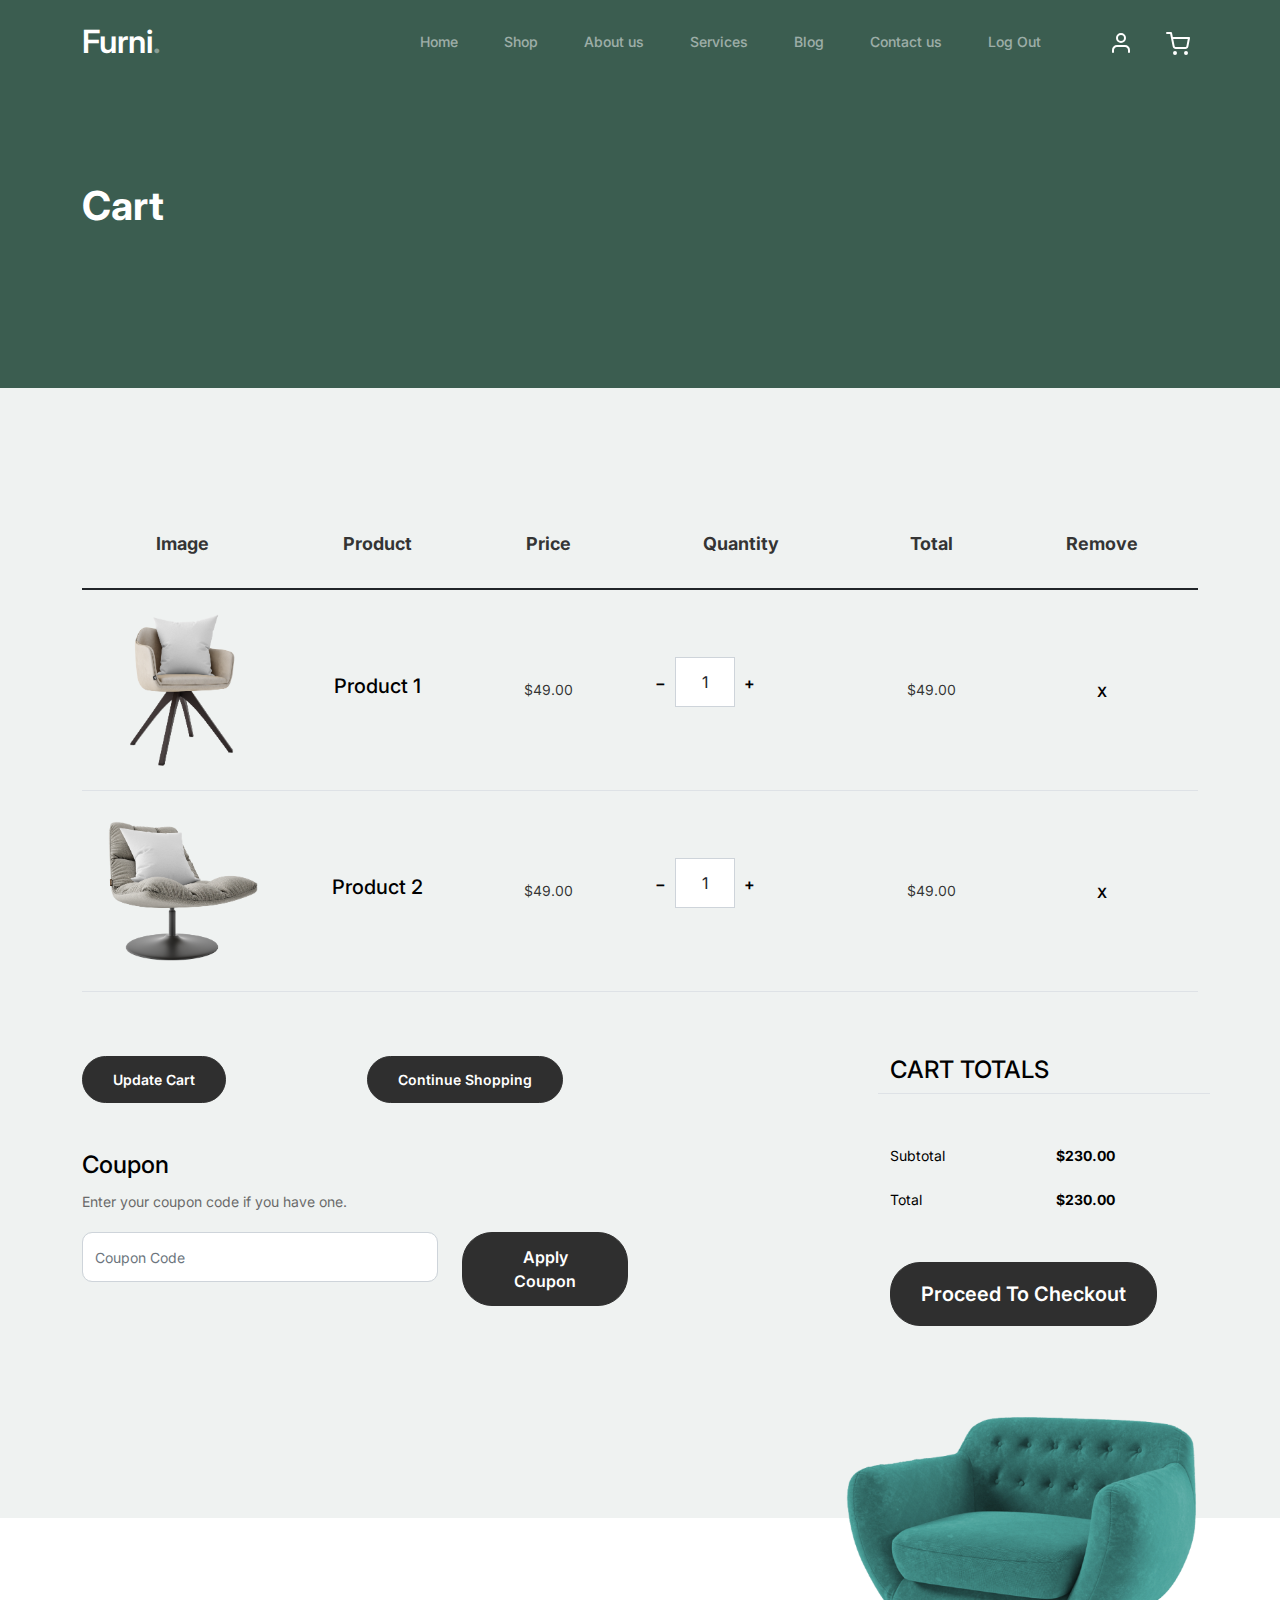
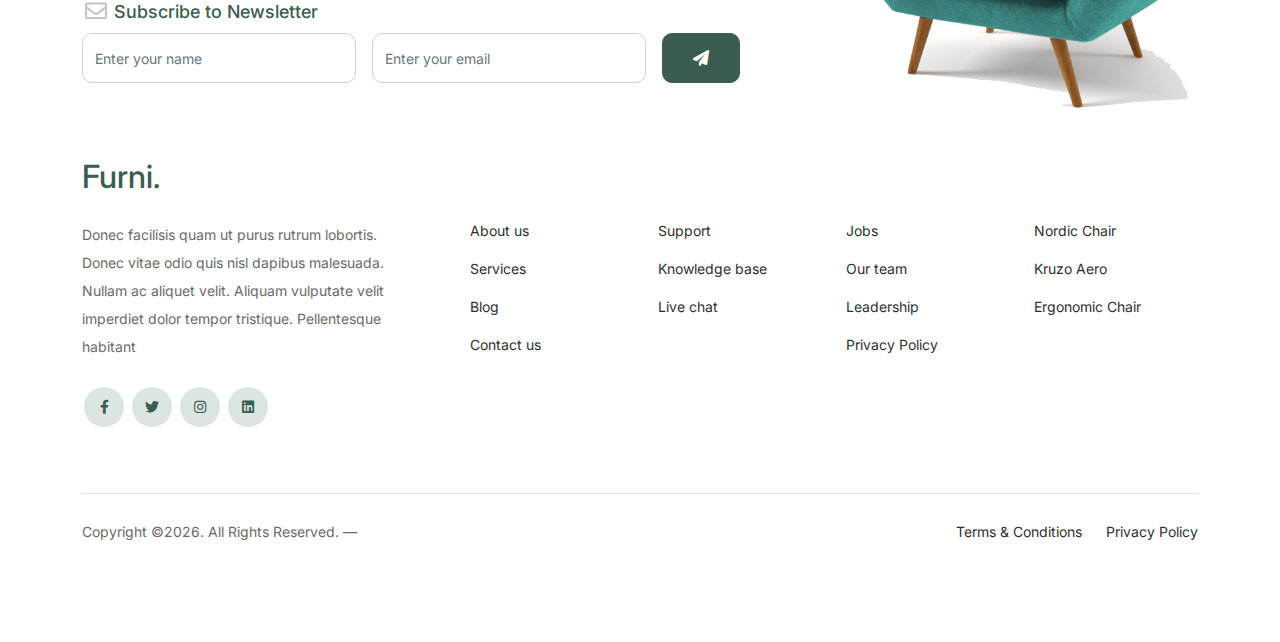
<file: furni-1.0.0/cart.html>
<!-- /*
* Bootstrap 5
* Template Name: Furni
* Template Author: Untree.co
* Template URI: https://untree.co/
* License: https://creativecommons.org/licenses/by/3.0/
*/ -->
<!doctype html>
<html lang="en">
<head>
  <meta charset="utf-8">
  <meta name="viewport" content="width=device-width, initial-scale=1, shrink-to-fit=no">
  <meta name="author" content="Untree.co">
  <link rel="shortcut icon" href="favicon.png">

  <meta name="description" content="" />
  <meta name="keywords" content="bootstrap, bootstrap4" />

		<!-- Bootstrap CSS -->
		<link href="css/bootstrap.min.css" rel="stylesheet">
		<link href="https://cdnjs.cloudflare.com/ajax/libs/font-awesome/6.0.0-beta3/css/all.min.css" rel="stylesheet">
		<link href="css/tiny-slider.css" rel="stylesheet">
		<link href="css/style.css" rel="stylesheet">
		<title>Furni  </title>
	</head>

	<body>

		<!-- Start Header/Navigation -->
		<nav class="custom-navbar navbar navbar navbar-expand-md navbar-dark bg-dark" arial-label="Furni navigation bar">

			<div class="container">
				<a class="navbar-brand" href="index.html">Furni<span>.</span></a>

				<button class="navbar-toggler" type="button" data-bs-toggle="collapse" data-bs-target="#navbarsFurni" aria-controls="navbarsFurni" aria-expanded="false" aria-label="Toggle navigation">
					<span class="navbar-toggler-icon"></span>
				</button>

				<div class="collapse navbar-collapse" id="navbarsFurni">
					<ul class="custom-navbar-nav navbar-nav ms-auto mb-2 mb-md-0">
						<li class="nav-item ">
							<a class="nav-link" href="index.html">Home</a>
						</li>
						<li><a class="nav-link" href="shop.html">Shop</a></li>
						<li><a class="nav-link" href="about.html">About us</a></li>
						<li><a class="nav-link" href="services.html">Services</a></li>
						<li><a class="nav-link" href="blog.html">Blog</a></li>
						<li><a class="nav-link" href="contact.html">Contact us</a></li>
						<li><a class="nav-link" href="signin.html">Log Out</a></li>
					</ul>

					<ul class="custom-navbar-cta navbar-nav mb-2 mb-md-0 ms-5">
						<li><a class="nav-link" href="#"><img src="images/user.svg"></a></li>
						<li><a class="nav-link" href="cart.html"><img src="images/cart.svg"></a></li>
					</ul>
				</div>
			</div>
				
		</nav>
		<!-- End Header/Navigation -->

		<!-- Start Hero Section -->
			<div class="hero">
				<div class="container">
					<div class="row justify-content-between">
						<div class="col-lg-5">
							<div class="intro-excerpt">
								<h1>Cart</h1>
							</div>
						</div>
						<div class="col-lg-7">
							
						</div>
					</div>
				</div>
			</div>
		<!-- End Hero Section -->

		

		<div class="untree_co-section before-footer-section">
            <div class="container">
              <div class="row mb-5">
                <form class="col-md-12" method="post">
                  <div class="site-blocks-table">
                    <table class="table">
                      <thead>
                        <tr>
                          <th class="product-thumbnail">Image</th>
                          <th class="product-name">Product</th>
                          <th class="product-price">Price</th>
                          <th class="product-quantity">Quantity</th>
                          <th class="product-total">Total</th>
                          <th class="product-remove">Remove</th>
                        </tr>
                      </thead>
                      <tbody>
                        <tr>
                          <td class="product-thumbnail">
                            <img src="images/product-1.png" alt="Image" class="img-fluid">
                          </td>
                          <td class="product-name">
                            <h2 class="h5 text-black">Product 1</h2>
                          </td>
                          <td>$49.00</td>
                          <td>
                            <div class="input-group mb-3 d-flex align-items-center quantity-container" style="max-width: 120px;">
                              <div class="input-group-prepend">
                                <button class="btn btn-outline-black decrease" type="button">&minus;</button>
                              </div>
                              <input type="text" class="form-control text-center quantity-amount" value="1" placeholder="" aria-label="Example text with button addon" aria-describedby="button-addon1">
                              <div class="input-group-append">
                                <button class="btn btn-outline-black increase" type="button">&plus;</button>
                              </div>
                            </div>
        
                          </td>
                          <td>$49.00</td>
                          <td><a href="#" class="btn btn-black btn-sm">X</a></td>
                        </tr>
        
                        <tr>
                          <td class="product-thumbnail">
                            <img src="images/product-2.png" alt="Image" class="img-fluid">
                          </td>
                          <td class="product-name">
                            <h2 class="h5 text-black">Product 2</h2>
                          </td>
                          <td>$49.00</td>
                          <td>
                            <div class="input-group mb-3 d-flex align-items-center quantity-container" style="max-width: 120px;">
                              <div class="input-group-prepend">
                                <button class="btn btn-outline-black decrease" type="button">&minus;</button>
                              </div>
                              <input type="text" class="form-control text-center quantity-amount" value="1" placeholder="" aria-label="Example text with button addon" aria-describedby="button-addon1">
                              <div class="input-group-append">
                                <button class="btn btn-outline-black increase" type="button">&plus;</button>
                              </div>
                            </div>
        
                          </td>
                          <td>$49.00</td>
                          <td><a href="#" class="btn btn-black btn-sm">X</a></td>
                        </tr>
                      </tbody>
                    </table>
                  </div>
                </form>
              </div>
        
              <div class="row">
                <div class="col-md-6">
                  <div class="row mb-5">
                    <div class="col-md-6 mb-3 mb-md-0">
                      <button class="btn btn-black btn-sm btn-block">Update Cart</button>
                    </div>
                    <div class="col-md-6">
                      <button class="btn btn-outline-black btn-sm btn-block">Continue Shopping</button>
                    </div>
                  </div>
                  <div class="row">
                    <div class="col-md-12">
                      <label class="text-black h4" for="coupon">Coupon</label>
                      <p>Enter your coupon code if you have one.</p>
                    </div>
                    <div class="col-md-8 mb-3 mb-md-0">
                      <input type="text" class="form-control py-3" id="coupon" placeholder="Coupon Code">
                    </div>
                    <div class="col-md-4">
                      <button class="btn btn-black">Apply Coupon</button>
                    </div>
                  </div>
                </div>
                <div class="col-md-6 pl-5">
                  <div class="row justify-content-end">
                    <div class="col-md-7">
                      <div class="row">
                        <div class="col-md-12 text-right border-bottom mb-5">
                          <h3 class="text-black h4 text-uppercase">Cart Totals</h3>
                        </div>
                      </div>
                      <div class="row mb-3">
                        <div class="col-md-6">
                          <span class="text-black">Subtotal</span>
                        </div>
                        <div class="col-md-6 text-right">
                          <strong class="text-black">$230.00</strong>
                        </div>
                      </div>
                      <div class="row mb-5">
                        <div class="col-md-6">
                          <span class="text-black">Total</span>
                        </div>
                        <div class="col-md-6 text-right">
                          <strong class="text-black">$230.00</strong>
                        </div>
                      </div>
        
                      <div class="row">
                        <div class="col-md-12">
                          <button class="btn btn-black btn-lg py-3 btn-block" onclick="window.location='checkout.html'">Proceed To Checkout</button>
                        </div>
                      </div>
                    </div>
                  </div>
                </div>
              </div>
            </div>
          </div>
		

		<!-- Start Footer Section -->
		<footer class="footer-section">
			<div class="container relative">

				<div class="sofa-img">
					<img src="images/sofa.png" alt="Image" class="img-fluid">
				</div>

				<div class="row">
					<div class="col-lg-8">
						<div class="subscription-form">
							<h3 class="d-flex align-items-center"><span class="me-1"><img src="images/envelope-outline.svg" alt="Image" class="img-fluid"></span><span>Subscribe to Newsletter</span></h3>

							<form action="#" class="row g-3">
								<div class="col-auto">
									<input type="text" class="form-control" placeholder="Enter your name">
								</div>
								<div class="col-auto">
									<input type="email" class="form-control" placeholder="Enter your email">
								</div>
								<div class="col-auto">
									<button class="btn btn-primary">
										<span class="fa fa-paper-plane"></span>
									</button>
								</div>
							</form>

						</div>
					</div>
				</div>

				<div class="row g-5 mb-5">
					<div class="col-lg-4">
						<div class="mb-4 footer-logo-wrap"><a href="#" class="footer-logo">Furni<span>.</span></a></div>
						<p class="mb-4">Donec facilisis quam ut purus rutrum lobortis. Donec vitae odio quis nisl dapibus malesuada. Nullam ac aliquet velit. Aliquam vulputate velit imperdiet dolor tempor tristique. Pellentesque habitant</p>

						<ul class="list-unstyled custom-social">
							<li><a href="#"><span class="fa fa-brands fa-facebook-f"></span></a></li>
							<li><a href="#"><span class="fa fa-brands fa-twitter"></span></a></li>
							<li><a href="#"><span class="fa fa-brands fa-instagram"></span></a></li>
							<li><a href="#"><span class="fa fa-brands fa-linkedin"></span></a></li>
						</ul>
					</div>

					<div class="col-lg-8">
						<div class="row links-wrap">
							<div class="col-6 col-sm-6 col-md-3">
								<ul class="list-unstyled">
									<li><a href="#">About us</a></li>
									<li><a href="#">Services</a></li>
									<li><a href="#">Blog</a></li>
									<li><a href="#">Contact us</a></li>
								</ul>
							</div>

							<div class="col-6 col-sm-6 col-md-3">
								<ul class="list-unstyled">
									<li><a href="#">Support</a></li>
									<li><a href="#">Knowledge base</a></li>
									<li><a href="#">Live chat</a></li>
								</ul>
							</div>

							<div class="col-6 col-sm-6 col-md-3">
								<ul class="list-unstyled">
									<li><a href="#">Jobs</a></li>
									<li><a href="#">Our team</a></li>
									<li><a href="#">Leadership</a></li>
									<li><a href="#">Privacy Policy</a></li>
								</ul>
							</div>

							<div class="col-6 col-sm-6 col-md-3">
								<ul class="list-unstyled">
									<li><a href="#">Nordic Chair</a></li>
									<li><a href="#">Kruzo Aero</a></li>
									<li><a href="#">Ergonomic Chair</a></li>
								</ul>
							</div>
						</div>
					</div>

				</div>

				<div class="border-top copyright">
					<div class="row pt-4">
						<div class="col-lg-6">
							<p class="mb-2 text-center text-lg-start">Copyright &copy;<script>document.write(new Date().getFullYear());</script>. All Rights Reserved. &mdash; 
            </p>
						</div>

						<div class="col-lg-6 text-center text-lg-end">
							<ul class="list-unstyled d-inline-flex ms-auto">
								<li class="me-4"><a href="#">Terms &amp; Conditions</a></li>
								<li><a href="#">Privacy Policy</a></li>
							</ul>
						</div>

					</div>
				</div>

			</div>
		</footer>
		<!-- End Footer Section -->	


		<script src="js/bootstrap.bundle.min.js"></script>
		<script src="js/tiny-slider.js"></script>
		<script src="js/custom.js"></script>
	</body>

</html>
</file>
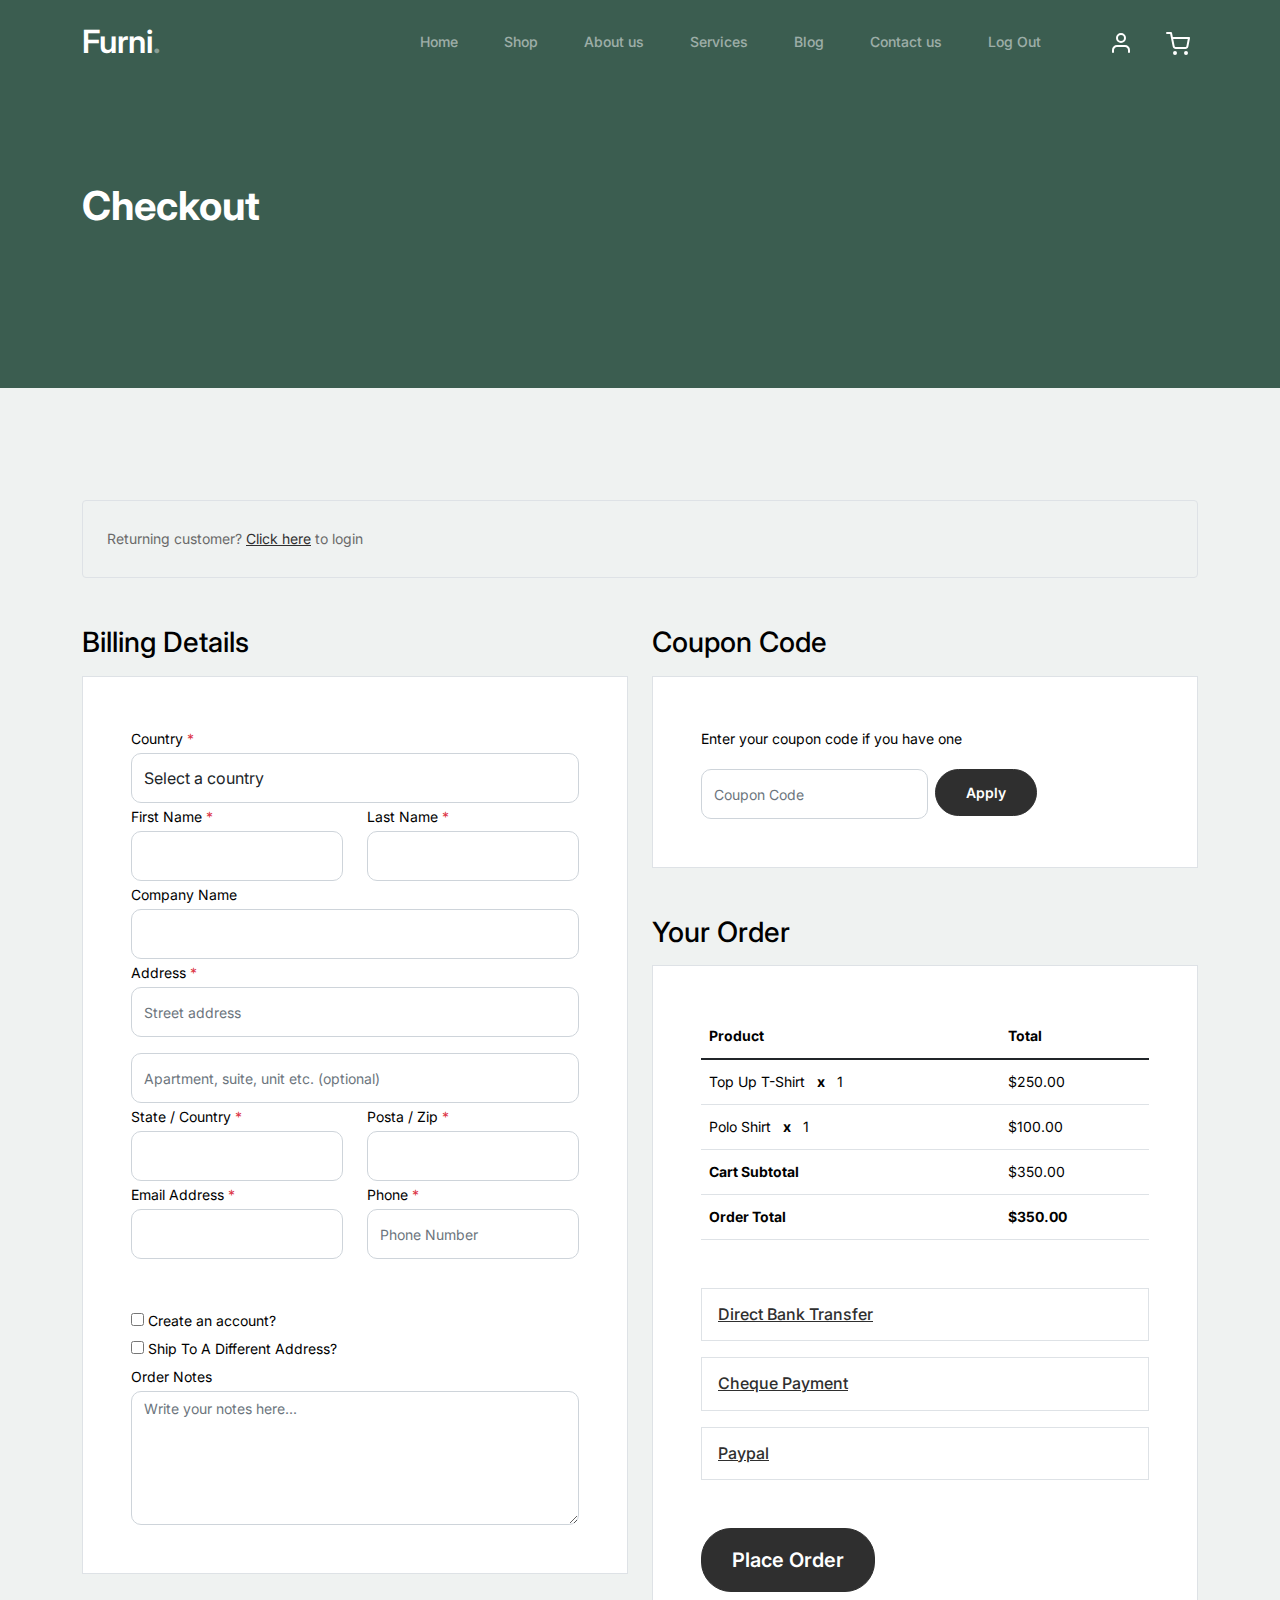
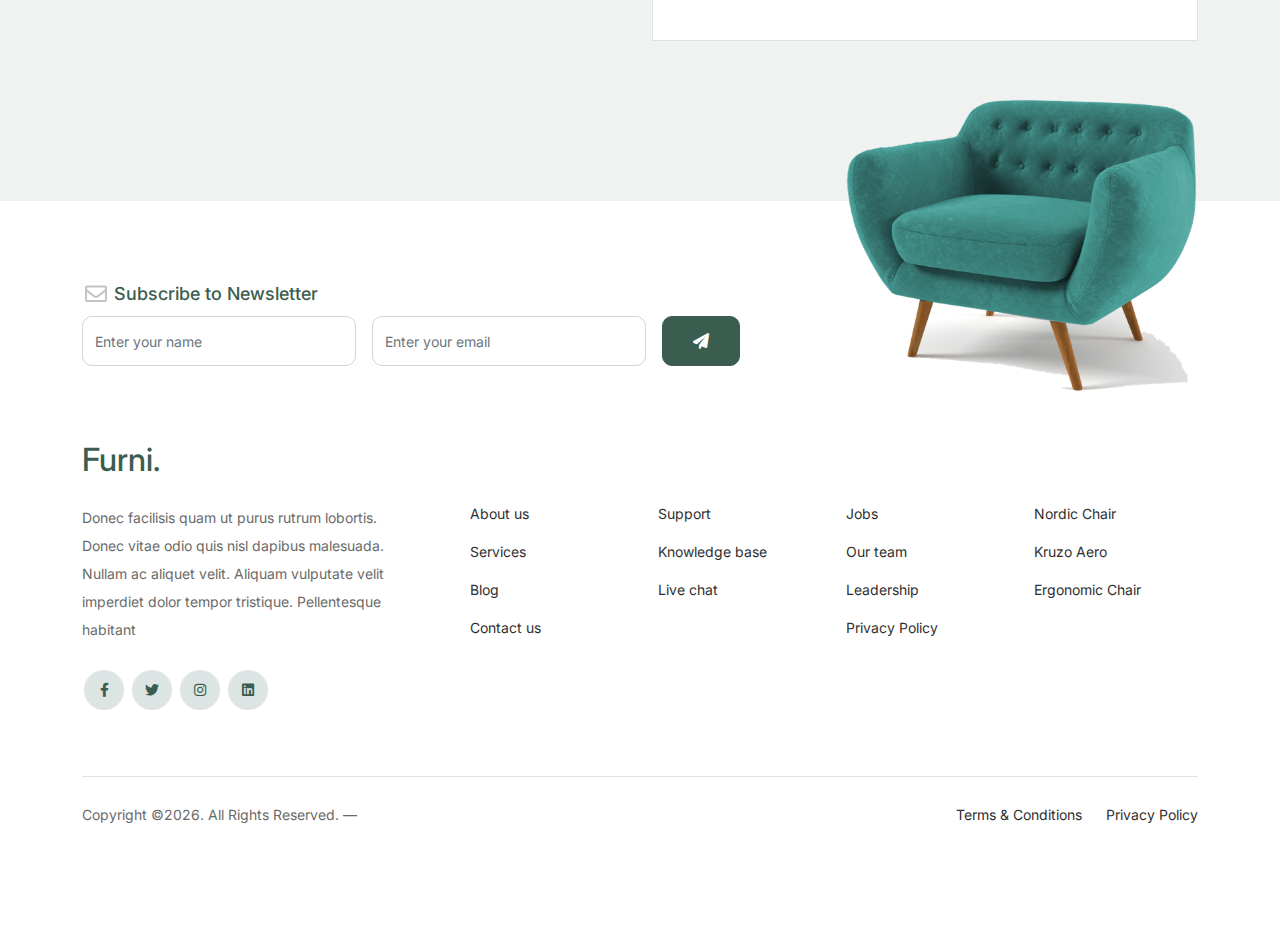
<file: furni-1.0.0/checkout.html>
<!-- /*
* Bootstrap 5
* Template Name: Furni
* Template Author: Untree.co
* Template URI: https://untree.co/
* License: https://creativecommons.org/licenses/by/3.0/
*/ -->
<!doctype html>
<html lang="en">
<head>
  <meta charset="utf-8">
  <meta name="viewport" content="width=device-width, initial-scale=1, shrink-to-fit=no">
  <meta name="author" content="Untree.co">
  <link rel="shortcut icon" href="favicon.png">

  <meta name="description" content="" />
  <meta name="keywords" content="bootstrap, bootstrap4" />

		<!-- Bootstrap CSS -->
		<link href="css/bootstrap.min.css" rel="stylesheet">
		<link href="https://cdnjs.cloudflare.com/ajax/libs/font-awesome/6.0.0-beta3/css/all.min.css" rel="stylesheet">
		<link href="css/tiny-slider.css" rel="stylesheet">
		<link href="css/style.css" rel="stylesheet">
		<title>Furni  </title>
	</head>

	<body>

		<!-- Start Header/Navigation -->
		<nav class="custom-navbar navbar navbar navbar-expand-md navbar-dark bg-dark" arial-label="Furni navigation bar">

			<div class="container">
				<a class="navbar-brand" href="index.html">Furni<span>.</span></a>

				<button class="navbar-toggler" type="button" data-bs-toggle="collapse" data-bs-target="#navbarsFurni" aria-controls="navbarsFurni" aria-expanded="false" aria-label="Toggle navigation">
					<span class="navbar-toggler-icon"></span>
				</button>

				<div class="collapse navbar-collapse" id="navbarsFurni">
					<ul class="custom-navbar-nav navbar-nav ms-auto mb-2 mb-md-0">
						<li class="nav-item ">
							<a class="nav-link" href="index.html">Home</a>
						</li>
						<li><a class="nav-link" href="shop.html">Shop</a></li>
						<li><a class="nav-link" href="about.html">About us</a></li>
						<li><a class="nav-link" href="services.html">Services</a></li>
						<li><a class="nav-link" href="blog.html">Blog</a></li>
						<li><a class="nav-link" href="contact.html">Contact us</a></li>
						<li><a class="nav-link" href="signin.html">Log Out</a></li>
					</ul>

					<ul class="custom-navbar-cta navbar-nav mb-2 mb-md-0 ms-5">
						<li><a class="nav-link" href="#"><img src="images/user.svg"></a></li>
						<li><a class="nav-link" href="cart.html"><img src="images/cart.svg"></a></li>
					</ul>
				</div>
			</div>
				
		</nav>
		<!-- End Header/Navigation -->

		<!-- Start Hero Section -->
			<div class="hero">
				<div class="container">
					<div class="row justify-content-between">
						<div class="col-lg-5">
							<div class="intro-excerpt">
								<h1>Checkout</h1>
							</div>
						</div>
						<div class="col-lg-7">
							
						</div>
					</div>
				</div>
			</div>
		<!-- End Hero Section -->

		<div class="untree_co-section">
		    <div class="container">
		      <div class="row mb-5">
		        <div class="col-md-12">
		          <div class="border p-4 rounded" role="alert">
		            Returning customer? <a href="#">Click here</a> to login
		          </div>
		        </div>
		      </div>
		      <div class="row">
		        <div class="col-md-6 mb-5 mb-md-0">
		          <h2 class="h3 mb-3 text-black">Billing Details</h2>
		          <div class="p-3 p-lg-5 border bg-white">
		            <div class="form-group">
		              <label for="c_country" class="text-black">Country <span class="text-danger">*</span></label>
		              <select id="c_country" class="form-control">
		                <option value="1">Select a country</option>    
		                <option value="2">bangladesh</option>    
		                <option value="3">Algeria</option>    
		                <option value="4">Afghanistan</option>    
		                <option value="5">Ghana</option>    
		                <option value="6">Albania</option>    
		                <option value="7">Bahrain</option>    
		                <option value="8">Colombia</option>    
		                <option value="9">Dominican Republic</option>    
		              </select>
		            </div>
		            <div class="form-group row">
		              <div class="col-md-6">
		                <label for="c_fname" class="text-black">First Name <span class="text-danger">*</span></label>
		                <input type="text" class="form-control" id="c_fname" name="c_fname">
		              </div>
		              <div class="col-md-6">
		                <label for="c_lname" class="text-black">Last Name <span class="text-danger">*</span></label>
		                <input type="text" class="form-control" id="c_lname" name="c_lname">
		              </div>
		            </div>

		            <div class="form-group row">
		              <div class="col-md-12">
		                <label for="c_companyname" class="text-black">Company Name </label>
		                <input type="text" class="form-control" id="c_companyname" name="c_companyname">
		              </div>
		            </div>

		            <div class="form-group row">
		              <div class="col-md-12">
		                <label for="c_address" class="text-black">Address <span class="text-danger">*</span></label>
		                <input type="text" class="form-control" id="c_address" name="c_address" placeholder="Street address">
		              </div>
		            </div>

		            <div class="form-group mt-3">
		              <input type="text" class="form-control" placeholder="Apartment, suite, unit etc. (optional)">
		            </div>

		            <div class="form-group row">
		              <div class="col-md-6">
		                <label for="c_state_country" class="text-black">State / Country <span class="text-danger">*</span></label>
		                <input type="text" class="form-control" id="c_state_country" name="c_state_country">
		              </div>
		              <div class="col-md-6">
		                <label for="c_postal_zip" class="text-black">Posta / Zip <span class="text-danger">*</span></label>
		                <input type="text" class="form-control" id="c_postal_zip" name="c_postal_zip">
		              </div>
		            </div>

		            <div class="form-group row mb-5">
		              <div class="col-md-6">
		                <label for="c_email_address" class="text-black">Email Address <span class="text-danger">*</span></label>
		                <input type="text" class="form-control" id="c_email_address" name="c_email_address">
		              </div>
		              <div class="col-md-6">
		                <label for="c_phone" class="text-black">Phone <span class="text-danger">*</span></label>
		                <input type="text" class="form-control" id="c_phone" name="c_phone" placeholder="Phone Number">
		              </div>
		            </div>

		            <div class="form-group">
		              <label for="c_create_account" class="text-black" data-bs-toggle="collapse" href="#create_an_account" role="button" aria-expanded="false" aria-controls="create_an_account"><input type="checkbox" value="1" id="c_create_account"> Create an account?</label>
		              <div class="collapse" id="create_an_account">
		                <div class="py-2 mb-4">
		                  <p class="mb-3">Create an account by entering the information below. If you are a returning customer please login at the top of the page.</p>
		                  <div class="form-group">
		                    <label for="c_account_password" class="text-black">Account Password</label>
		                    <input type="email" class="form-control" id="c_account_password" name="c_account_password" placeholder="">
		                  </div>
		                </div>
		              </div>
		            </div>


		            <div class="form-group">
		              <label for="c_ship_different_address" class="text-black" data-bs-toggle="collapse" href="#ship_different_address" role="button" aria-expanded="false" aria-controls="ship_different_address"><input type="checkbox" value="1" id="c_ship_different_address"> Ship To A Different Address?</label>
		              <div class="collapse" id="ship_different_address">
		                <div class="py-2">

		                  <div class="form-group">
		                    <label for="c_diff_country" class="text-black">Country <span class="text-danger">*</span></label>
		                    <select id="c_diff_country" class="form-control">
		                      <option value="1">Select a country</option>    
		                      <option value="2">bangladesh</option>    
		                      <option value="3">Algeria</option>    
		                      <option value="4">Afghanistan</option>    
		                      <option value="5">Ghana</option>    
		                      <option value="6">Albania</option>    
		                      <option value="7">Bahrain</option>    
		                      <option value="8">Colombia</option>    
		                      <option value="9">Dominican Republic</option>    
		                    </select>
		                  </div>


		                  <div class="form-group row">
		                    <div class="col-md-6">
		                      <label for="c_diff_fname" class="text-black">First Name <span class="text-danger">*</span></label>
		                      <input type="text" class="form-control" id="c_diff_fname" name="c_diff_fname">
		                    </div>
		                    <div class="col-md-6">
		                      <label for="c_diff_lname" class="text-black">Last Name <span class="text-danger">*</span></label>
		                      <input type="text" class="form-control" id="c_diff_lname" name="c_diff_lname">
		                    </div>
		                  </div>

		                  <div class="form-group row">
		                    <div class="col-md-12">
		                      <label for="c_diff_companyname" class="text-black">Company Name </label>
		                      <input type="text" class="form-control" id="c_diff_companyname" name="c_diff_companyname">
		                    </div>
		                  </div>

		                  <div class="form-group row  mb-3">
		                    <div class="col-md-12">
		                      <label for="c_diff_address" class="text-black">Address <span class="text-danger">*</span></label>
		                      <input type="text" class="form-control" id="c_diff_address" name="c_diff_address" placeholder="Street address">
		                    </div>
		                  </div>

		                  <div class="form-group">
		                    <input type="text" class="form-control" placeholder="Apartment, suite, unit etc. (optional)">
		                  </div>

		                  <div class="form-group row">
		                    <div class="col-md-6">
		                      <label for="c_diff_state_country" class="text-black">State / Country <span class="text-danger">*</span></label>
		                      <input type="text" class="form-control" id="c_diff_state_country" name="c_diff_state_country">
		                    </div>
		                    <div class="col-md-6">
		                      <label for="c_diff_postal_zip" class="text-black">Posta / Zip <span class="text-danger">*</span></label>
		                      <input type="text" class="form-control" id="c_diff_postal_zip" name="c_diff_postal_zip">
		                    </div>
		                  </div>

		                  <div class="form-group row mb-5">
		                    <div class="col-md-6">
		                      <label for="c_diff_email_address" class="text-black">Email Address <span class="text-danger">*</span></label>
		                      <input type="text" class="form-control" id="c_diff_email_address" name="c_diff_email_address">
		                    </div>
		                    <div class="col-md-6">
		                      <label for="c_diff_phone" class="text-black">Phone <span class="text-danger">*</span></label>
		                      <input type="text" class="form-control" id="c_diff_phone" name="c_diff_phone" placeholder="Phone Number">
		                    </div>
		                  </div>

		                </div>

		              </div>
		            </div>

		            <div class="form-group">
		              <label for="c_order_notes" class="text-black">Order Notes</label>
		              <textarea name="c_order_notes" id="c_order_notes" cols="30" rows="5" class="form-control" placeholder="Write your notes here..."></textarea>
		            </div>

		          </div>
		        </div>
		        <div class="col-md-6">

		          <div class="row mb-5">
		            <div class="col-md-12">
		              <h2 class="h3 mb-3 text-black">Coupon Code</h2>
		              <div class="p-3 p-lg-5 border bg-white">

		                <label for="c_code" class="text-black mb-3">Enter your coupon code if you have one</label>
		                <div class="input-group w-75 couponcode-wrap">
		                  <input type="text" class="form-control me-2" id="c_code" placeholder="Coupon Code" aria-label="Coupon Code" aria-describedby="button-addon2">
		                  <div class="input-group-append">
		                    <button class="btn btn-black btn-sm" type="button" id="button-addon2">Apply</button>
		                  </div>
		                </div>

		              </div>
		            </div>
		          </div>

		          <div class="row mb-5">
		            <div class="col-md-12">
		              <h2 class="h3 mb-3 text-black">Your Order</h2>
		              <div class="p-3 p-lg-5 border bg-white">
		                <table class="table site-block-order-table mb-5">
		                  <thead>
		                    <th>Product</th>
		                    <th>Total</th>
		                  </thead>
		                  <tbody>
		                    <tr>
		                      <td>Top Up T-Shirt <strong class="mx-2">x</strong> 1</td>
		                      <td>$250.00</td>
		                    </tr>
		                    <tr>
		                      <td>Polo Shirt <strong class="mx-2">x</strong>   1</td>
		                      <td>$100.00</td>
		                    </tr>
		                    <tr>
		                      <td class="text-black font-weight-bold"><strong>Cart Subtotal</strong></td>
		                      <td class="text-black">$350.00</td>
		                    </tr>
		                    <tr>
		                      <td class="text-black font-weight-bold"><strong>Order Total</strong></td>
		                      <td class="text-black font-weight-bold"><strong>$350.00</strong></td>
		                    </tr>
		                  </tbody>
		                </table>

		                <div class="border p-3 mb-3">
		                  <h3 class="h6 mb-0"><a class="d-block" data-bs-toggle="collapse" href="#collapsebank" role="button" aria-expanded="false" aria-controls="collapsebank">Direct Bank Transfer</a></h3>

		                  <div class="collapse" id="collapsebank">
		                    <div class="py-2">
		                      <p class="mb-0">Make your payment directly into our bank account. Please use your Order ID as the payment reference. Your order won’t be shipped until the funds have cleared in our account.</p>
		                    </div>
		                  </div>
		                </div>

		                <div class="border p-3 mb-3">
		                  <h3 class="h6 mb-0"><a class="d-block" data-bs-toggle="collapse" href="#collapsecheque" role="button" aria-expanded="false" aria-controls="collapsecheque">Cheque Payment</a></h3>

		                  <div class="collapse" id="collapsecheque">
		                    <div class="py-2">
		                      <p class="mb-0">Make your payment directly into our bank account. Please use your Order ID as the payment reference. Your order won’t be shipped until the funds have cleared in our account.</p>
		                    </div>
		                  </div>
		                </div>

		                <div class="border p-3 mb-5">
		                  <h3 class="h6 mb-0"><a class="d-block" data-bs-toggle="collapse" href="#collapsepaypal" role="button" aria-expanded="false" aria-controls="collapsepaypal">Paypal</a></h3>

		                  <div class="collapse" id="collapsepaypal">
		                    <div class="py-2">
		                      <p class="mb-0">Make your payment directly into our bank account. Please use your Order ID as the payment reference. Your order won’t be shipped until the funds have cleared in our account.</p>
		                    </div>
		                  </div>
		                </div>

		                <div class="form-group">
		                  <button class="btn btn-black btn-lg py-3 btn-block" onclick="window.location='thankyou.html'">Place Order</button>
		                </div>

		              </div>
		            </div>
		          </div>

		        </div>
		      </div>
		      <!-- </form> -->
		    </div>
		  </div>

		<!-- Start Footer Section -->
		<footer class="footer-section">
			<div class="container relative">

				<div class="sofa-img">
					<img src="images/sofa.png" alt="Image" class="img-fluid">
				</div>

				<div class="row">
					<div class="col-lg-8">
						<div class="subscription-form">
							<h3 class="d-flex align-items-center"><span class="me-1"><img src="images/envelope-outline.svg" alt="Image" class="img-fluid"></span><span>Subscribe to Newsletter</span></h3>

							<form action="#" class="row g-3">
								<div class="col-auto">
									<input type="text" class="form-control" placeholder="Enter your name">
								</div>
								<div class="col-auto">
									<input type="email" class="form-control" placeholder="Enter your email">
								</div>
								<div class="col-auto">
									<button class="btn btn-primary">
										<span class="fa fa-paper-plane"></span>
									</button>
								</div>
							</form>

						</div>
					</div>
				</div>

				<div class="row g-5 mb-5">
					<div class="col-lg-4">
						<div class="mb-4 footer-logo-wrap"><a href="#" class="footer-logo">Furni<span>.</span></a></div>
						<p class="mb-4">Donec facilisis quam ut purus rutrum lobortis. Donec vitae odio quis nisl dapibus malesuada. Nullam ac aliquet velit. Aliquam vulputate velit imperdiet dolor tempor tristique. Pellentesque habitant</p>

						<ul class="list-unstyled custom-social">
							<li><a href="#"><span class="fa fa-brands fa-facebook-f"></span></a></li>
							<li><a href="#"><span class="fa fa-brands fa-twitter"></span></a></li>
							<li><a href="#"><span class="fa fa-brands fa-instagram"></span></a></li>
							<li><a href="#"><span class="fa fa-brands fa-linkedin"></span></a></li>
						</ul>
					</div>

					<div class="col-lg-8">
						<div class="row links-wrap">
							<div class="col-6 col-sm-6 col-md-3">
								<ul class="list-unstyled">
									<li><a href="#">About us</a></li>
									<li><a href="#">Services</a></li>
									<li><a href="#">Blog</a></li>
									<li><a href="#">Contact us</a></li>
								</ul>
							</div>

							<div class="col-6 col-sm-6 col-md-3">
								<ul class="list-unstyled">
									<li><a href="#">Support</a></li>
									<li><a href="#">Knowledge base</a></li>
									<li><a href="#">Live chat</a></li>
								</ul>
							</div>

							<div class="col-6 col-sm-6 col-md-3">
								<ul class="list-unstyled">
									<li><a href="#">Jobs</a></li>
									<li><a href="#">Our team</a></li>
									<li><a href="#">Leadership</a></li>
									<li><a href="#">Privacy Policy</a></li>
								</ul>
							</div>

							<div class="col-6 col-sm-6 col-md-3">
								<ul class="list-unstyled">
									<li><a href="#">Nordic Chair</a></li>
									<li><a href="#">Kruzo Aero</a></li>
									<li><a href="#">Ergonomic Chair</a></li>
								</ul>
							</div>
						</div>
					</div>

				</div>

				<div class="border-top copyright">
					<div class="row pt-4">
						<div class="col-lg-6">
							<p class="mb-2 text-center text-lg-start">Copyright &copy;<script>document.write(new Date().getFullYear());</script>. All Rights Reserved. &mdash; 
            </p>
						</div>

						<div class="col-lg-6 text-center text-lg-end">
							<ul class="list-unstyled d-inline-flex ms-auto">
								<li class="me-4"><a href="#">Terms &amp; Conditions</a></li>
								<li><a href="#">Privacy Policy</a></li>
							</ul>
						</div>

					</div>
				</div>

			</div>
		</footer>
		<!-- End Footer Section -->	


		<script src="js/bootstrap.bundle.min.js"></script>
		<script src="js/tiny-slider.js"></script>
		<script src="js/custom.js"></script>
	</body>

</html>
</file>
<file: css/tiny-slider.css>
.tns-outer{padding:0 !important}.tns-outer [hidden]{display:none !important}.tns-outer [aria-controls],.tns-outer [data-action]{cursor:pointer}.tns-slider{-webkit-transition:all 0s;-moz-transition:all 0s;transition:all 0s}.tns-slider>.tns-item{-webkit-box-sizing:border-box;-moz-box-sizing:border-box;box-sizing:border-box}.tns-horizontal.tns-subpixel{white-space:nowrap}.tns-horizontal.tns-subpixel>.tns-item{display:inline-block;vertical-align:top;white-space:normal}.tns-horizontal.tns-no-subpixel:after{content:'';display:table;clear:both}.tns-horizontal.tns-no-subpixel>.tns-item{float:left}.tns-horizontal.tns-carousel.tns-no-subpixel>.tns-item{margin-right:-100%}.tns-no-calc{position:relative;left:0}.tns-gallery{position:relative;left:0;min-height:1px}.tns-gallery>.tns-item{position:absolute;left:-100%;-webkit-transition:transform 0s, opacity 0s;-moz-transition:transform 0s, opacity 0s;transition:transform 0s, opacity 0s}.tns-gallery>.tns-slide-active{position:relative;left:auto !important}.tns-gallery>.tns-moving{-webkit-transition:all 0.25s;-moz-transition:all 0.25s;transition:all 0.25s}.tns-autowidth{display:inline-block}.tns-lazy-img{-webkit-transition:opacity 0.6s;-moz-transition:opacity 0.6s;transition:opacity 0.6s;opacity:0.6}.tns-lazy-img.tns-complete{opacity:1}.tns-ah{-webkit-transition:height 0s;-moz-transition:height 0s;transition:height 0s}.tns-ovh{overflow:hidden}.tns-visually-hidden{position:absolute;left:-10000em}.tns-transparent{opacity:0;visibility:hidden}.tns-fadeIn{opacity:1;filter:alpha(opacity=100);z-index:0}.tns-normal,.tns-fadeOut{opacity:0;filter:alpha(opacity=0);z-index:-1}.tns-vpfix{white-space:nowrap}.tns-vpfix>div,.tns-vpfix>li{display:inline-block}.tns-t-subp2{margin:0 auto;width:310px;position:relative;height:10px;overflow:hidden}.tns-t-ct{width:2333.3333333%;width:-webkit-calc(100% * 70 / 3);width:-moz-calc(100% * 70 / 3);width:calc(100% * 70 / 3);position:absolute;right:0}.tns-t-ct:after{content:'';display:table;clear:both}.tns-t-ct>div{width:1.4285714%;width:-webkit-calc(100% / 70);width:-moz-calc(100% / 70);width:calc(100% / 70);height:10px;float:left}

/*# sourceMappingURL=sourcemaps/tiny-slider.css.map */
</file>
<file: css/style.css>
/*
* Template Name: UntreeStore
* Template Author: Untree.co
* Author URI: https://untree.co/
* License: https://creativecommons.org/licenses/by/3.0/
*/
@import url("https://fonts.googleapis.com/css2?family=Inter:wght@400;500;600;700;800&display=swap");
body {
  overflow-x: hidden;
  position: relative; }

body {
  font-family: "Inter", sans-serif;
  font-weight: 400;
  line-height: 28px;
  color: #6a6a6a;
  font-size: 14px;
  background-color: #eff2f1; }

a {
  text-decoration: none;
  -webkit-transition: .3s all ease;
  -o-transition: .3s all ease;
  transition: .3s all ease;
  color: #2f2f2f;
  text-decoration: underline; }
  a:hover {
    color: #2f2f2f;
    text-decoration: none; }
  a.more {
    font-weight: 600; }

.custom-navbar {
  background: #3b5d50 !important;
  padding-top: 20px;
  padding-bottom: 20px; }
  .custom-navbar .navbar-brand {
    font-size: 32px;
    font-weight: 600; }
    .custom-navbar .navbar-brand > span {
      opacity: .4; }
  .custom-navbar .navbar-toggler {
    border-color: transparent; }
    .custom-navbar .navbar-toggler:active, .custom-navbar .navbar-toggler:focus {
      -webkit-box-shadow: none;
      box-shadow: none;
      outline: none; }
  @media (min-width: 992px) {
    .custom-navbar .custom-navbar-nav li {
      margin-left: 15px;
      margin-right: 15px; } }
  .custom-navbar .custom-navbar-nav li a {
    font-weight: 500;
    color: #ffffff !important;
    opacity: .5;
    -webkit-transition: .3s all ease;
    -o-transition: .3s all ease;
    transition: .3s all ease;
    position: relative; }
    @media (min-width: 768px) {
      .custom-navbar .custom-navbar-nav li a:before {
        content: "";
        position: absolute;
        bottom: 0;
        left: 8px;
        right: 8px;
        background: #f9bf29;
        height: 5px;
        opacity: 1;
        visibility: visible;
        width: 0;
        -webkit-transition: .15s all ease-out;
        -o-transition: .15s all ease-out;
        transition: .15s all ease-out; } }
    .custom-navbar .custom-navbar-nav li a:hover {
      opacity: 1; }
      .custom-navbar .custom-navbar-nav li a:hover:before {
        width: calc(100% - 16px); }
  .custom-navbar .custom-navbar-nav li.active a {
    opacity: 1; }
    .custom-navbar .custom-navbar-nav li.active a:before {
      width: calc(100% - 16px); }
  .custom-navbar .custom-navbar-cta {
    margin-left: 0 !important;
    -webkit-box-orient: horizontal;
    -webkit-box-direction: normal;
    -ms-flex-direction: row;
    flex-direction: row; }
    @media (min-width: 768px) {
      .custom-navbar .custom-navbar-cta {
        margin-left: 40px !important; } }
    .custom-navbar .custom-navbar-cta li {
      margin-left: 0px;
      margin-right: 0px; }
      .custom-navbar .custom-navbar-cta li:first-child {
        margin-right: 20px; }

.hero {
  background: #3b5d50;
  padding: calc(4rem - 30px) 0 0rem 0; }
  @media (min-width: 768px) {
    .hero {
      padding: calc(4rem - 30px) 0 4rem 0; } }
  @media (min-width: 992px) {
    .hero {
      padding: calc(8rem - 30px) 0 8rem 0; } }
  .hero .intro-excerpt {
    position: relative;
    z-index: 4; }
    @media (min-width: 992px) {
      .hero .intro-excerpt {
        max-width: 450px; } }
  .hero h1 {
    font-weight: 700;
    color: #ffffff;
    margin-bottom: 30px; }
    @media (min-width: 1400px) {
      .hero h1 {
        font-size: 54px; } }
  .hero p {
    color: rgba(255, 255, 255, 0.5);
    margin-botom: 30px; }
  .hero .hero-img-wrap {
    position: relative; }
    .hero .hero-img-wrap img {
      position: relative;
      top: 0px;
      right: 0px;
      z-index: 2;
      max-width: 780px;
      left: -20px; }
      @media (min-width: 768px) {
        .hero .hero-img-wrap img {
          right: 0px;
          left: -100px; } }
      @media (min-width: 992px) {
        .hero .hero-img-wrap img {
          left: 0px;
          top: -80px;
          position: absolute;
          right: -50px; } }
      @media (min-width: 1200px) {
        .hero .hero-img-wrap img {
          left: 0px;
          top: -80px;
          right: -100px; } }
    .hero .hero-img-wrap:after {
      content: "";
      position: absolute;
      width: 255px;
      height: 217px;
      background-image: url("../images/dots-light.svg");
      background-size: contain;
      background-repeat: no-repeat;
      right: -100px;
      top: -0px; }
      @media (min-width: 1200px) {
        .hero .hero-img-wrap:after {
          top: -40px; } }

.btn {
  font-weight: 600;
  padding: 12px 30px;
  border-radius: 30px;
  color: #ffffff;
  background: #2f2f2f;
  border-color: #2f2f2f; }
  .btn:hover {
    color: #ffffff;
    background: #222222;
    border-color: #222222; }
  .btn:active, .btn:focus {
    outline: none !important;
    -webkit-box-shadow: none;
    box-shadow: none; }
  .btn.btn-primary {
    background: #3b5d50;
    border-color: #3b5d50; }
    .btn.btn-primary:hover {
      background: #314d43;
      border-color: #314d43; }
  .btn.btn-secondary {
    color: #2f2f2f;
    background: #f9bf29;
    border-color: #f9bf29; }
    .btn.btn-secondary:hover {
      background: #f8b810;
      border-color: #f8b810; }
  .btn.btn-white-outline {
    background: transparent;
    border-width: 2px;
    border-color: rgba(255, 255, 255, 0.3); }
    .btn.btn-white-outline:hover {
      border-color: white;
      color: #ffffff; }

.section-title {
  color: #2f2f2f; }

.product-section {
  padding: 7rem 0; }
  .product-section .product-item {
    text-align: center;
    text-decoration: none;
    display: block;
    position: relative;
    padding-bottom: 50px;
    cursor: pointer; }
    .product-section .product-item .product-thumbnail {
      margin-bottom: 30px;
      position: relative;
      top: 0;
      -webkit-transition: .3s all ease;
      -o-transition: .3s all ease;
      transition: .3s all ease; }
    .product-section .product-item h3 {
      font-weight: 600;
      font-size: 16px; }
    .product-section .product-item strong {
      font-weight: 800 !important;
      font-size: 18px !important; }
    .product-section .product-item h3, .product-section .product-item strong {
      color: #2f2f2f;
      text-decoration: none; }
    .product-section .product-item .icon-cross {
      position: absolute;
      width: 35px;
      height: 35px;
      display: inline-block;
      background: #2f2f2f;
      bottom: 15px;
      left: 50%;
      -webkit-transform: translateX(-50%);
      -ms-transform: translateX(-50%);
      transform: translateX(-50%);
      margin-bottom: -17.5px;
      border-radius: 50%;
      opacity: 0;
      visibility: hidden;
      -webkit-transition: .3s all ease;
      -o-transition: .3s all ease;
      transition: .3s all ease; }
      .product-section .product-item .icon-cross img {
        position: absolute;
        left: 50%;
        top: 50%;
        -webkit-transform: translate(-50%, -50%);
        -ms-transform: translate(-50%, -50%);
        transform: translate(-50%, -50%); }
    .product-section .product-item:before {
      bottom: 0;
      left: 0;
      right: 0;
      position: absolute;
      content: "";
      background: #dce5e4;
      height: 0%;
      z-index: -1;
      border-radius: 10px;
      -webkit-transition: .3s all ease;
      -o-transition: .3s all ease;
      transition: .3s all ease; }
    .product-section .product-item:hover .product-thumbnail {
      top: -25px; }
    .product-section .product-item:hover .icon-cross {
      bottom: 0;
      opacity: 1;
      visibility: visible; }
    .product-section .product-item:hover:before {
      height: 70%; }

.why-choose-section {
  padding: 7rem 0; }
  .why-choose-section .img-wrap {
    position: relative; }
    .why-choose-section .img-wrap:before {
      position: absolute;
      content: "";
      width: 255px;
      height: 217px;
      background-image: url("../images/dots-yellow.svg");
      background-repeat: no-repeat;
      background-size: contain;
      -webkit-transform: translate(-40%, -40%);
      -ms-transform: translate(-40%, -40%);
      transform: translate(-40%, -40%);
      z-index: -1; }
    .why-choose-section .img-wrap img {
      border-radius: 20px; }

.feature {
  margin-bottom: 30px; }
  .feature .icon {
    display: inline-block;
    position: relative;
    margin-bottom: 20px; }
    .feature .icon:before {
      content: "";
      width: 33px;
      height: 33px;
      position: absolute;
      background: rgba(59, 93, 80, 0.2);
      border-radius: 50%;
      right: -8px;
      bottom: 0; }
  .feature h3 {
    font-size: 14px;
    color: #2f2f2f; }
  .feature p {
    font-size: 14px;
    line-height: 22px;
    color: #6a6a6a; }

.we-help-section {
  padding: 7rem 0; }
  .we-help-section .imgs-grid {
    display: -ms-grid;
    display: grid;
    -ms-grid-columns: (1fr)[27];
    grid-template-columns: repeat(27, 1fr);
    position: relative; }
    .we-help-section .imgs-grid:before {
      position: absolute;
      content: "";
      width: 255px;
      height: 217px;
      background-image: url("../images/dots-green.svg");
      background-size: contain;
      background-repeat: no-repeat;
      -webkit-transform: translate(-40%, -40%);
      -ms-transform: translate(-40%, -40%);
      transform: translate(-40%, -40%);
      z-index: -1; }
    .we-help-section .imgs-grid .grid {
      position: relative; }
      .we-help-section .imgs-grid .grid img {
        border-radius: 20px;
        max-width: 100%; }
      .we-help-section .imgs-grid .grid.grid-1 {
        -ms-grid-column: 1;
        -ms-grid-column-span: 18;
        grid-column: 1 / span 18;
        -ms-grid-row: 1;
        -ms-grid-row-span: 27;
        grid-row: 1 / span 27; }
      .we-help-section .imgs-grid .grid.grid-2 {
        -ms-grid-column: 19;
        -ms-grid-column-span: 27;
        grid-column: 19 / span 27;
        -ms-grid-row: 1;
        -ms-grid-row-span: 5;
        grid-row: 1 / span 5;
        padding-left: 20px; }
      .we-help-section .imgs-grid .grid.grid-3 {
        -ms-grid-column: 14;
        -ms-grid-column-span: 16;
        grid-column: 14 / span 16;
        -ms-grid-row: 6;
        -ms-grid-row-span: 27;
        grid-row: 6 / span 27;
        padding-top: 20px; }

.custom-list {
  width: 100%; }
  .custom-list li {
    display: inline-block;
    width: calc(50% - 20px);
    margin-bottom: 12px;
    line-height: 1.5;
    position: relative;
    padding-left: 20px; }
    .custom-list li:before {
      content: "";
      width: 8px;
      height: 8px;
      border-radius: 50%;
      border: 2px solid #3b5d50;
      position: absolute;
      left: 0;
      top: 8px; }

.popular-product {
  padding: 0 0 7rem 0; }
  .popular-product .product-item-sm h3 {
    font-size: 14px;
    font-weight: 700;
    color: #2f2f2f; }
  .popular-product .product-item-sm a {
    text-decoration: none;
    color: #2f2f2f;
    -webkit-transition: .3s all ease;
    -o-transition: .3s all ease;
    transition: .3s all ease; }
    .popular-product .product-item-sm a:hover {
      color: rgba(47, 47, 47, 0.5); }
  .popular-product .product-item-sm p {
    line-height: 1.4;
    margin-bottom: 10px;
    font-size: 14px; }
  .popular-product .product-item-sm .thumbnail {
    margin-right: 10px;
    -webkit-box-flex: 0;
    -ms-flex: 0 0 120px;
    flex: 0 0 120px;
    position: relative; }
    .popular-product .product-item-sm .thumbnail:before {
      content: "";
      position: absolute;
      border-radius: 20px;
      background: #dce5e4;
      width: 98px;
      height: 98px;
      top: 50%;
      left: 50%;
      -webkit-transform: translate(-50%, -50%);
      -ms-transform: translate(-50%, -50%);
      transform: translate(-50%, -50%);
      z-index: -1; }

.testimonial-section {
  padding: 3rem 0 7rem 0; }

.testimonial-slider-wrap {
  position: relative; }
  .testimonial-slider-wrap .tns-inner {
    padding-top: 30px; }
  .testimonial-slider-wrap .item .testimonial-block blockquote {
    font-size: 16px; }
    @media (min-width: 768px) {
      .testimonial-slider-wrap .item .testimonial-block blockquote {
        line-height: 32px;
        font-size: 18px; } }
  .testimonial-slider-wrap .item .testimonial-block .author-info .author-pic {
    margin-bottom: 20px; }
    .testimonial-slider-wrap .item .testimonial-block .author-info .author-pic img {
      max-width: 80px;
      border-radius: 50%; }
  .testimonial-slider-wrap .item .testimonial-block .author-info h3 {
    font-size: 14px;
    font-weight: 700;
    color: #2f2f2f;
    margin-bottom: 0; }
  .testimonial-slider-wrap #testimonial-nav {
    position: absolute;
    top: 50%;
    z-index: 99;
    width: 100%;
    display: none; }
    @media (min-width: 768px) {
      .testimonial-slider-wrap #testimonial-nav {
        display: block; } }
    .testimonial-slider-wrap #testimonial-nav > span {
      cursor: pointer;
      position: absolute;
      width: 58px;
      height: 58px;
      line-height: 58px;
      border-radius: 50%;
      background: rgba(59, 93, 80, 0.1);
      color: #2f2f2f;
      -webkit-transition: .3s all ease;
      -o-transition: .3s all ease;
      transition: .3s all ease; }
      .testimonial-slider-wrap #testimonial-nav > span:hover {
        background: #3b5d50;
        color: #ffffff; }
    .testimonial-slider-wrap #testimonial-nav .prev {
      left: -10px; }
    .testimonial-slider-wrap #testimonial-nav .next {
      right: 0; }
  .testimonial-slider-wrap .tns-nav {
    position: absolute;
    bottom: -50px;
    left: 50%;
    -webkit-transform: translateX(-50%);
    -ms-transform: translateX(-50%);
    transform: translateX(-50%); }
    .testimonial-slider-wrap .tns-nav button {
      background: none;
      border: none;
      display: inline-block;
      position: relative;
      width: 0 !important;
      height: 7px !important;
      margin: 2px; }
      .testimonial-slider-wrap .tns-nav button:active, .testimonial-slider-wrap .tns-nav button:focus, .testimonial-slider-wrap .tns-nav button:hover {
        outline: none;
        -webkit-box-shadow: none;
        box-shadow: none;
        background: none; }
      .testimonial-slider-wrap .tns-nav button:before {
        display: block;
        width: 7px;
        height: 7px;
        left: 0;
        top: 0;
        position: absolute;
        content: "";
        border-radius: 50%;
        -webkit-transition: .3s all ease;
        -o-transition: .3s all ease;
        transition: .3s all ease;
        background-color: #d6d6d6; }
      .testimonial-slider-wrap .tns-nav button:hover:before, .testimonial-slider-wrap .tns-nav button.tns-nav-active:before {
        background-color: #3b5d50; }

.before-footer-section {
  padding: 7rem 0 12rem 0 !important; }

.blog-section {
  padding: 7rem 0 12rem 0; }
  .blog-section .post-entry a {
    text-decoration: none; }
  .blog-section .post-entry .post-thumbnail {
    display: block;
    margin-bottom: 20px; }
    .blog-section .post-entry .post-thumbnail img {
      border-radius: 20px;
      -webkit-transition: .3s all ease;
      -o-transition: .3s all ease;
      transition: .3s all ease; }
  .blog-section .post-entry .post-content-entry {
    padding-left: 15px;
    padding-right: 15px; }
    .blog-section .post-entry .post-content-entry h3 {
      font-size: 16px;
      margin-bottom: 0;
      font-weight: 600;
      margin-bottom: 7px; }
    .blog-section .post-entry .post-content-entry .meta {
      font-size: 14px; }
      .blog-section .post-entry .post-content-entry .meta a {
        font-weight: 600; }
  .blog-section .post-entry:hover .post-thumbnail img, .blog-section .post-entry:focus .post-thumbnail img {
    opacity: .7; }

.footer-section {
  padding: 80px 0;
  background: #ffffff; }
  .footer-section .relative {
    position: relative; }
  .footer-section a {
    text-decoration: none;
    color: #2f2f2f;
    -webkit-transition: .3s all ease;
    -o-transition: .3s all ease;
    transition: .3s all ease; }
    .footer-section a:hover {
      color: rgba(47, 47, 47, 0.5); }
  .footer-section .subscription-form {
    margin-bottom: 40px;
    position: relative;
    z-index: 2;
    margin-top: 100px; }
    @media (min-width: 992px) {
      .footer-section .subscription-form {
        margin-top: 0px;
        margin-bottom: 80px; } }
    .footer-section .subscription-form h3 {
      font-size: 18px;
      font-weight: 500;
      color: #3b5d50; }
    .footer-section .subscription-form .form-control {
      height: 50px;
      border-radius: 10px;
      font-family: "Inter", sans-serif; }
      .footer-section .subscription-form .form-control:active, .footer-section .subscription-form .form-control:focus {
        outline: none;
        -webkit-box-shadow: none;
        box-shadow: none;
        border-color: #3b5d50;
        -webkit-box-shadow: 0 1px 4px 0 rgba(0, 0, 0, 0.2);
        box-shadow: 0 1px 4px 0 rgba(0, 0, 0, 0.2); }
      .footer-section .subscription-form .form-control::-webkit-input-placeholder {
        font-size: 14px; }
      .footer-section .subscription-form .form-control::-moz-placeholder {
        font-size: 14px; }
      .footer-section .subscription-form .form-control:-ms-input-placeholder {
        font-size: 14px; }
      .footer-section .subscription-form .form-control:-moz-placeholder {
        font-size: 14px; }
    .footer-section .subscription-form .btn {
      border-radius: 10px !important; }
  .footer-section .sofa-img {
    position: absolute;
    top: -200px;
    z-index: 1;
    right: 0; }
    .footer-section .sofa-img img {
      max-width: 380px; }
  .footer-section .links-wrap {
    margin-top: 0px; }
    @media (min-width: 992px) {
      .footer-section .links-wrap {
        margin-top: 54px; } }
    .footer-section .links-wrap ul li {
      margin-bottom: 10px; }
  .footer-section .footer-logo-wrap .footer-logo {
    font-size: 32px;
    font-weight: 500;
    text-decoration: none;
    color: #3b5d50; }
  .footer-section .custom-social li {
    margin: 2px;
    display: inline-block; }
    .footer-section .custom-social li a {
      width: 40px;
      height: 40px;
      text-align: center;
      line-height: 40px;
      display: inline-block;
      background: #dce5e4;
      color: #3b5d50;
      border-radius: 50%; }
      .footer-section .custom-social li a:hover {
        background: #3b5d50;
        color: #ffffff; }
  .footer-section .border-top {
    border-color: #dce5e4; }
    .footer-section .border-top.copyright {
      font-size: 14px !important; }

.untree_co-section {
  padding: 7rem 0; }

.form-control {
  height: 50px;
  border-radius: 10px;
  font-family: "Inter", sans-serif; }
  .form-control:active, .form-control:focus {
    outline: none;
    -webkit-box-shadow: none;
    box-shadow: none;
    border-color: #3b5d50;
    -webkit-box-shadow: 0 1px 4px 0 rgba(0, 0, 0, 0.2);
    box-shadow: 0 1px 4px 0 rgba(0, 0, 0, 0.2); }
  .form-control::-webkit-input-placeholder {
    font-size: 14px; }
  .form-control::-moz-placeholder {
    font-size: 14px; }
  .form-control:-ms-input-placeholder {
    font-size: 14px; }
  .form-control:-moz-placeholder {
    font-size: 14px; }

.service {
  line-height: 1.5; }
  .service .service-icon {
    border-radius: 10px;
    -webkit-box-flex: 0;
    -ms-flex: 0 0 50px;
    flex: 0 0 50px;
    height: 50px;
    line-height: 50px;
    text-align: center;
    background: #3b5d50;
    margin-right: 20px;
    color: #ffffff; }

textarea {
  height: auto !important; }

.site-blocks-table {
  overflow: auto; }
  .site-blocks-table .product-thumbnail {
    width: 200px; }
  .site-blocks-table .btn {
    padding: 2px 10px; }
  .site-blocks-table thead th {
    padding: 30px;
    text-align: center;
    border-width: 0px !important;
    vertical-align: middle;
    color: rgba(0, 0, 0, 0.8);
    font-size: 18px; }
  .site-blocks-table td {
    padding: 20px;
    text-align: center;
    vertical-align: middle;
    color: rgba(0, 0, 0, 0.8); }
  .site-blocks-table tbody tr:first-child td {
    border-top: 1px solid #3b5d50 !important; }
  .site-blocks-table .btn {
    background: none !important;
    color: #000000;
    border: none;
    height: auto !important; }

.site-block-order-table th {
  border-top: none !important;
  border-bottom-width: 1px !important; }

.site-block-order-table td, .site-block-order-table th {
  color: #000000; }

.couponcode-wrap input {
  border-radius: 10px !important; }

.text-primary {
  color: #3b5d50 !important; }

.thankyou-icon {
  position: relative;
  color: #3b5d50; }
  .thankyou-icon:before {
    position: absolute;
    content: "";
    width: 50px;
    height: 50px;
    border-radius: 50%;
    background: rgba(59, 93, 80, 0.2); }
</file>
<file: furni-1.0.0/css/tiny-slider.css>
.tns-outer{padding:0 !important}.tns-outer [hidden]{display:none !important}.tns-outer [aria-controls],.tns-outer [data-action]{cursor:pointer}.tns-slider{-webkit-transition:all 0s;-moz-transition:all 0s;transition:all 0s}.tns-slider>.tns-item{-webkit-box-sizing:border-box;-moz-box-sizing:border-box;box-sizing:border-box}.tns-horizontal.tns-subpixel{white-space:nowrap}.tns-horizontal.tns-subpixel>.tns-item{display:inline-block;vertical-align:top;white-space:normal}.tns-horizontal.tns-no-subpixel:after{content:'';display:table;clear:both}.tns-horizontal.tns-no-subpixel>.tns-item{float:left}.tns-horizontal.tns-carousel.tns-no-subpixel>.tns-item{margin-right:-100%}.tns-no-calc{position:relative;left:0}.tns-gallery{position:relative;left:0;min-height:1px}.tns-gallery>.tns-item{position:absolute;left:-100%;-webkit-transition:transform 0s, opacity 0s;-moz-transition:transform 0s, opacity 0s;transition:transform 0s, opacity 0s}.tns-gallery>.tns-slide-active{position:relative;left:auto !important}.tns-gallery>.tns-moving{-webkit-transition:all 0.25s;-moz-transition:all 0.25s;transition:all 0.25s}.tns-autowidth{display:inline-block}.tns-lazy-img{-webkit-transition:opacity 0.6s;-moz-transition:opacity 0.6s;transition:opacity 0.6s;opacity:0.6}.tns-lazy-img.tns-complete{opacity:1}.tns-ah{-webkit-transition:height 0s;-moz-transition:height 0s;transition:height 0s}.tns-ovh{overflow:hidden}.tns-visually-hidden{position:absolute;left:-10000em}.tns-transparent{opacity:0;visibility:hidden}.tns-fadeIn{opacity:1;filter:alpha(opacity=100);z-index:0}.tns-normal,.tns-fadeOut{opacity:0;filter:alpha(opacity=0);z-index:-1}.tns-vpfix{white-space:nowrap}.tns-vpfix>div,.tns-vpfix>li{display:inline-block}.tns-t-subp2{margin:0 auto;width:310px;position:relative;height:10px;overflow:hidden}.tns-t-ct{width:2333.3333333%;width:-webkit-calc(100% * 70 / 3);width:-moz-calc(100% * 70 / 3);width:calc(100% * 70 / 3);position:absolute;right:0}.tns-t-ct:after{content:'';display:table;clear:both}.tns-t-ct>div{width:1.4285714%;width:-webkit-calc(100% / 70);width:-moz-calc(100% / 70);width:calc(100% / 70);height:10px;float:left}

/*# sourceMappingURL=sourcemaps/tiny-slider.css.map */
</file>
<file: furni-1.0.0/css/style.css>
/*
* Template Name: UntreeStore
* Template Author: Untree.co
* Author URI: https://untree.co/
* License: https://creativecommons.org/licenses/by/3.0/
*/
@import url("https://fonts.googleapis.com/css2?family=Inter:wght@400;500;600;700;800&display=swap");
body {
  overflow-x: hidden;
  position: relative; }

body {
  font-family: "Inter", sans-serif;
  font-weight: 400;
  line-height: 28px;
  color: #6a6a6a;
  font-size: 14px;
  background-color: #eff2f1; }

a {
  text-decoration: none;
  -webkit-transition: .3s all ease;
  -o-transition: .3s all ease;
  transition: .3s all ease;
  color: #2f2f2f;
  text-decoration: underline; }
  a:hover {
    color: #2f2f2f;
    text-decoration: none; }
  a.more {
    font-weight: 600; }

.custom-navbar {
  background: #3b5d50 !important;
  padding-top: 20px;
  padding-bottom: 20px; }
  .custom-navbar .navbar-brand {
    font-size: 32px;
    font-weight: 600; }
    .custom-navbar .navbar-brand > span {
      opacity: .4; }
  .custom-navbar .navbar-toggler {
    border-color: transparent; }
    .custom-navbar .navbar-toggler:active, .custom-navbar .navbar-toggler:focus {
      -webkit-box-shadow: none;
      box-shadow: none;
      outline: none; }
  @media (min-width: 992px) {
    .custom-navbar .custom-navbar-nav li {
      margin-left: 15px;
      margin-right: 15px; } }
  .custom-navbar .custom-navbar-nav li a {
    font-weight: 500;
    color: #ffffff !important;
    opacity: .5;
    -webkit-transition: .3s all ease;
    -o-transition: .3s all ease;
    transition: .3s all ease;
    position: relative; }
    @media (min-width: 768px) {
      .custom-navbar .custom-navbar-nav li a:before {
        content: "";
        position: absolute;
        bottom: 0;
        left: 8px;
        right: 8px;
        background: #f9bf29;
        height: 5px;
        opacity: 1;
        visibility: visible;
        width: 0;
        -webkit-transition: .15s all ease-out;
        -o-transition: .15s all ease-out;
        transition: .15s all ease-out; } }
    .custom-navbar .custom-navbar-nav li a:hover {
      opacity: 1; }
      .custom-navbar .custom-navbar-nav li a:hover:before {
        width: calc(100% - 16px); }
  .custom-navbar .custom-navbar-nav li.active a {
    opacity: 1; }
    .custom-navbar .custom-navbar-nav li.active a:before {
      width: calc(100% - 16px); }
  .custom-navbar .custom-navbar-cta {
    margin-left: 0 !important;
    -webkit-box-orient: horizontal;
    -webkit-box-direction: normal;
    -ms-flex-direction: row;
    flex-direction: row; }
    @media (min-width: 768px) {
      .custom-navbar .custom-navbar-cta {
        margin-left: 40px !important; } }
    .custom-navbar .custom-navbar-cta li {
      margin-left: 0px;
      margin-right: 0px; }
      .custom-navbar .custom-navbar-cta li:first-child {
        margin-right: 20px; }

.hero {
  background: #3b5d50;
  padding: calc(4rem - 30px) 0 0rem 0; }
  @media (min-width: 768px) {
    .hero {
      padding: calc(4rem - 30px) 0 4rem 0; } }
  @media (min-width: 992px) {
    .hero {
      padding: calc(8rem - 30px) 0 8rem 0; } }
  .hero .intro-excerpt {
    position: relative;
    z-index: 4; }
    @media (min-width: 992px) {
      .hero .intro-excerpt {
        max-width: 450px; } }
  .hero h1 {
    font-weight: 700;
    color: #ffffff;
    margin-bottom: 30px; }
    @media (min-width: 1400px) {
      .hero h1 {
        font-size: 54px; } }
  .hero p {
    color: rgba(255, 255, 255, 0.5);
    margin-botom: 30px; }
  .hero .hero-img-wrap {
    position: relative; }
    .hero .hero-img-wrap img {
      position: relative;
      top: 0px;
      right: 0px;
      z-index: 2;
      max-width: 780px;
      left: -20px; }
      @media (min-width: 768px) {
        .hero .hero-img-wrap img {
          right: 0px;
          left: -100px; } }
      @media (min-width: 992px) {
        .hero .hero-img-wrap img {
          left: 0px;
          top: -80px;
          position: absolute;
          right: -50px; } }
      @media (min-width: 1200px) {
        .hero .hero-img-wrap img {
          left: 0px;
          top: -80px;
          right: -100px; } }
    .hero .hero-img-wrap:after {
      content: "";
      position: absolute;
      width: 255px;
      height: 217px;
      background-image: url("../images/dots-light.svg");
      background-size: contain;
      background-repeat: no-repeat;
      right: -100px;
      top: -0px; }
      @media (min-width: 1200px) {
        .hero .hero-img-wrap:after {
          top: -40px; } }

.btn {
  font-weight: 600;
  padding: 12px 30px;
  border-radius: 30px;
  color: #ffffff;
  background: #2f2f2f;
  border-color: #2f2f2f; }
  .btn:hover {
    color: #ffffff;
    background: #222222;
    border-color: #222222; }
  .btn:active, .btn:focus {
    outline: none !important;
    -webkit-box-shadow: none;
    box-shadow: none; }
  .btn.btn-primary {
    background: #3b5d50;
    border-color: #3b5d50; }
    .btn.btn-primary:hover {
      background: #314d43;
      border-color: #314d43; }
  .btn.btn-secondary {
    color: #2f2f2f;
    background: #f9bf29;
    border-color: #f9bf29; }
    .btn.btn-secondary:hover {
      background: #f8b810;
      border-color: #f8b810; }
  .btn.btn-white-outline {
    background: transparent;
    border-width: 2px;
    border-color: rgba(255, 255, 255, 0.3); }
    .btn.btn-white-outline:hover {
      border-color: white;
      color: #ffffff; }

.section-title {
  color: #2f2f2f; }

.product-section {
  padding: 7rem 0; }
  .product-section .product-item {
    text-align: center;
    text-decoration: none;
    display: block;
    position: relative;
    padding-bottom: 50px;
    cursor: pointer; }
    .product-section .product-item .product-thumbnail {
      margin-bottom: 30px;
      position: relative;
      top: 0;
      -webkit-transition: .3s all ease;
      -o-transition: .3s all ease;
      transition: .3s all ease; }
    .product-section .product-item h3 {
      font-weight: 600;
      font-size: 16px; }
    .product-section .product-item strong {
      font-weight: 800 !important;
      font-size: 18px !important; }
    .product-section .product-item h3, .product-section .product-item strong {
      color: #2f2f2f;
      text-decoration: none; }
    .product-section .product-item .icon-cross {
      position: absolute;
      width: 35px;
      height: 35px;
      display: inline-block;
      background: #2f2f2f;
      bottom: 15px;
      left: 50%;
      -webkit-transform: translateX(-50%);
      -ms-transform: translateX(-50%);
      transform: translateX(-50%);
      margin-bottom: -17.5px;
      border-radius: 50%;
      opacity: 0;
      visibility: hidden;
      -webkit-transition: .3s all ease;
      -o-transition: .3s all ease;
      transition: .3s all ease; }
      .product-section .product-item .icon-cross img {
        position: absolute;
        left: 50%;
        top: 50%;
        -webkit-transform: translate(-50%, -50%);
        -ms-transform: translate(-50%, -50%);
        transform: translate(-50%, -50%); }
    .product-section .product-item:before {
      bottom: 0;
      left: 0;
      right: 0;
      position: absolute;
      content: "";
      background: #dce5e4;
      height: 0%;
      z-index: -1;
      border-radius: 10px;
      -webkit-transition: .3s all ease;
      -o-transition: .3s all ease;
      transition: .3s all ease; }
    .product-section .product-item:hover .product-thumbnail {
      top: -25px; }
    .product-section .product-item:hover .icon-cross {
      bottom: 0;
      opacity: 1;
      visibility: visible; }
    .product-section .product-item:hover:before {
      height: 70%; }

.why-choose-section {
  padding: 7rem 0; }
  .why-choose-section .img-wrap {
    position: relative; }
    .why-choose-section .img-wrap:before {
      position: absolute;
      content: "";
      width: 255px;
      height: 217px;
      background-image: url("../images/dots-yellow.svg");
      background-repeat: no-repeat;
      background-size: contain;
      -webkit-transform: translate(-40%, -40%);
      -ms-transform: translate(-40%, -40%);
      transform: translate(-40%, -40%);
      z-index: -1; }
    .why-choose-section .img-wrap img {
      border-radius: 20px; }

.feature {
  margin-bottom: 30px; }
  .feature .icon {
    display: inline-block;
    position: relative;
    margin-bottom: 20px; }
    .feature .icon:before {
      content: "";
      width: 33px;
      height: 33px;
      position: absolute;
      background: rgba(59, 93, 80, 0.2);
      border-radius: 50%;
      right: -8px;
      bottom: 0; }
  .feature h3 {
    font-size: 14px;
    color: #2f2f2f; }
  .feature p {
    font-size: 14px;
    line-height: 22px;
    color: #6a6a6a; }

.we-help-section {
  padding: 7rem 0; }
  .we-help-section .imgs-grid {
    display: -ms-grid;
    display: grid;
    -ms-grid-columns: (1fr)[27];
    grid-template-columns: repeat(27, 1fr);
    position: relative; }
    .we-help-section .imgs-grid:before {
      position: absolute;
      content: "";
      width: 255px;
      height: 217px;
      background-image: url("../images/dots-green.svg");
      background-size: contain;
      background-repeat: no-repeat;
      -webkit-transform: translate(-40%, -40%);
      -ms-transform: translate(-40%, -40%);
      transform: translate(-40%, -40%);
      z-index: -1; }
    .we-help-section .imgs-grid .grid {
      position: relative; }
      .we-help-section .imgs-grid .grid img {
        border-radius: 20px;
        max-width: 100%; }
      .we-help-section .imgs-grid .grid.grid-1 {
        -ms-grid-column: 1;
        -ms-grid-column-span: 18;
        grid-column: 1 / span 18;
        -ms-grid-row: 1;
        -ms-grid-row-span: 27;
        grid-row: 1 / span 27; }
      .we-help-section .imgs-grid .grid.grid-2 {
        -ms-grid-column: 19;
        -ms-grid-column-span: 27;
        grid-column: 19 / span 27;
        -ms-grid-row: 1;
        -ms-grid-row-span: 5;
        grid-row: 1 / span 5;
        padding-left: 20px; }
      .we-help-section .imgs-grid .grid.grid-3 {
        -ms-grid-column: 14;
        -ms-grid-column-span: 16;
        grid-column: 14 / span 16;
        -ms-grid-row: 6;
        -ms-grid-row-span: 27;
        grid-row: 6 / span 27;
        padding-top: 20px; }

.custom-list {
  width: 100%; }
  .custom-list li {
    display: inline-block;
    width: calc(50% - 20px);
    margin-bottom: 12px;
    line-height: 1.5;
    position: relative;
    padding-left: 20px; }
    .custom-list li:before {
      content: "";
      width: 8px;
      height: 8px;
      border-radius: 50%;
      border: 2px solid #3b5d50;
      position: absolute;
      left: 0;
      top: 8px; }

.popular-product {
  padding: 0 0 7rem 0; }
  .popular-product .product-item-sm h3 {
    font-size: 14px;
    font-weight: 700;
    color: #2f2f2f; }
  .popular-product .product-item-sm a {
    text-decoration: none;
    color: #2f2f2f;
    -webkit-transition: .3s all ease;
    -o-transition: .3s all ease;
    transition: .3s all ease; }
    .popular-product .product-item-sm a:hover {
      color: rgba(47, 47, 47, 0.5); }
  .popular-product .product-item-sm p {
    line-height: 1.4;
    margin-bottom: 10px;
    font-size: 14px; }
  .popular-product .product-item-sm .thumbnail {
    margin-right: 10px;
    -webkit-box-flex: 0;
    -ms-flex: 0 0 120px;
    flex: 0 0 120px;
    position: relative; }
    .popular-product .product-item-sm .thumbnail:before {
      content: "";
      position: absolute;
      border-radius: 20px;
      background: #dce5e4;
      width: 98px;
      height: 98px;
      top: 50%;
      left: 50%;
      -webkit-transform: translate(-50%, -50%);
      -ms-transform: translate(-50%, -50%);
      transform: translate(-50%, -50%);
      z-index: -1; }

.testimonial-section {
  padding: 3rem 0 7rem 0; }

.testimonial-slider-wrap {
  position: relative; }
  .testimonial-slider-wrap .tns-inner {
    padding-top: 30px; }
  .testimonial-slider-wrap .item .testimonial-block blockquote {
    font-size: 16px; }
    @media (min-width: 768px) {
      .testimonial-slider-wrap .item .testimonial-block blockquote {
        line-height: 32px;
        font-size: 18px; } }
  .testimonial-slider-wrap .item .testimonial-block .author-info .author-pic {
    margin-bottom: 20px; }
    .testimonial-slider-wrap .item .testimonial-block .author-info .author-pic img {
      max-width: 80px;
      border-radius: 50%; }
  .testimonial-slider-wrap .item .testimonial-block .author-info h3 {
    font-size: 14px;
    font-weight: 700;
    color: #2f2f2f;
    margin-bottom: 0; }
  .testimonial-slider-wrap #testimonial-nav {
    position: absolute;
    top: 50%;
    z-index: 99;
    width: 100%;
    display: none; }
    @media (min-width: 768px) {
      .testimonial-slider-wrap #testimonial-nav {
        display: block; } }
    .testimonial-slider-wrap #testimonial-nav > span {
      cursor: pointer;
      position: absolute;
      width: 58px;
      height: 58px;
      line-height: 58px;
      border-radius: 50%;
      background: rgba(59, 93, 80, 0.1);
      color: #2f2f2f;
      -webkit-transition: .3s all ease;
      -o-transition: .3s all ease;
      transition: .3s all ease; }
      .testimonial-slider-wrap #testimonial-nav > span:hover {
        background: #3b5d50;
        color: #ffffff; }
    .testimonial-slider-wrap #testimonial-nav .prev {
      left: -10px; }
    .testimonial-slider-wrap #testimonial-nav .next {
      right: 0; }
  .testimonial-slider-wrap .tns-nav {
    position: absolute;
    bottom: -50px;
    left: 50%;
    -webkit-transform: translateX(-50%);
    -ms-transform: translateX(-50%);
    transform: translateX(-50%); }
    .testimonial-slider-wrap .tns-nav button {
      background: none;
      border: none;
      display: inline-block;
      position: relative;
      width: 0 !important;
      height: 7px !important;
      margin: 2px; }
      .testimonial-slider-wrap .tns-nav button:active, .testimonial-slider-wrap .tns-nav button:focus, .testimonial-slider-wrap .tns-nav button:hover {
        outline: none;
        -webkit-box-shadow: none;
        box-shadow: none;
        background: none; }
      .testimonial-slider-wrap .tns-nav button:before {
        display: block;
        width: 7px;
        height: 7px;
        left: 0;
        top: 0;
        position: absolute;
        content: "";
        border-radius: 50%;
        -webkit-transition: .3s all ease;
        -o-transition: .3s all ease;
        transition: .3s all ease;
        background-color: #d6d6d6; }
      .testimonial-slider-wrap .tns-nav button:hover:before, .testimonial-slider-wrap .tns-nav button.tns-nav-active:before {
        background-color: #3b5d50; }

.before-footer-section {
  padding: 7rem 0 12rem 0 !important; }

.blog-section {
  padding: 7rem 0 12rem 0; }
  .blog-section .post-entry a {
    text-decoration: none; }
  .blog-section .post-entry .post-thumbnail {
    display: block;
    margin-bottom: 20px; }
    .blog-section .post-entry .post-thumbnail img {
      border-radius: 20px;
      -webkit-transition: .3s all ease;
      -o-transition: .3s all ease;
      transition: .3s all ease; }
  .blog-section .post-entry .post-content-entry {
    padding-left: 15px;
    padding-right: 15px; }
    .blog-section .post-entry .post-content-entry h3 {
      font-size: 16px;
      margin-bottom: 0;
      font-weight: 600;
      margin-bottom: 7px; }
    .blog-section .post-entry .post-content-entry .meta {
      font-size: 14px; }
      .blog-section .post-entry .post-content-entry .meta a {
        font-weight: 600; }
  .blog-section .post-entry:hover .post-thumbnail img, .blog-section .post-entry:focus .post-thumbnail img {
    opacity: .7; }

.footer-section {
  padding: 80px 0;
  background: #ffffff; }
  .footer-section .relative {
    position: relative; }
  .footer-section a {
    text-decoration: none;
    color: #2f2f2f;
    -webkit-transition: .3s all ease;
    -o-transition: .3s all ease;
    transition: .3s all ease; }
    .footer-section a:hover {
      color: rgba(47, 47, 47, 0.5); }
  .footer-section .subscription-form {
    margin-bottom: 40px;
    position: relative;
    z-index: 2;
    margin-top: 100px; }
    @media (min-width: 992px) {
      .footer-section .subscription-form {
        margin-top: 0px;
        margin-bottom: 80px; } }
    .footer-section .subscription-form h3 {
      font-size: 18px;
      font-weight: 500;
      color: #3b5d50; }
    .footer-section .subscription-form .form-control {
      height: 50px;
      border-radius: 10px;
      font-family: "Inter", sans-serif; }
      .footer-section .subscription-form .form-control:active, .footer-section .subscription-form .form-control:focus {
        outline: none;
        -webkit-box-shadow: none;
        box-shadow: none;
        border-color: #3b5d50;
        -webkit-box-shadow: 0 1px 4px 0 rgba(0, 0, 0, 0.2);
        box-shadow: 0 1px 4px 0 rgba(0, 0, 0, 0.2); }
      .footer-section .subscription-form .form-control::-webkit-input-placeholder {
        font-size: 14px; }
      .footer-section .subscription-form .form-control::-moz-placeholder {
        font-size: 14px; }
      .footer-section .subscription-form .form-control:-ms-input-placeholder {
        font-size: 14px; }
      .footer-section .subscription-form .form-control:-moz-placeholder {
        font-size: 14px; }
    .footer-section .subscription-form .btn {
      border-radius: 10px !important; }
  .footer-section .sofa-img {
    position: absolute;
    top: -200px;
    z-index: 1;
    right: 0; }
    .footer-section .sofa-img img {
      max-width: 380px; }
  .footer-section .links-wrap {
    margin-top: 0px; }
    @media (min-width: 992px) {
      .footer-section .links-wrap {
        margin-top: 54px; } }
    .footer-section .links-wrap ul li {
      margin-bottom: 10px; }
  .footer-section .footer-logo-wrap .footer-logo {
    font-size: 32px;
    font-weight: 500;
    text-decoration: none;
    color: #3b5d50; }
  .footer-section .custom-social li {
    margin: 2px;
    display: inline-block; }
    .footer-section .custom-social li a {
      width: 40px;
      height: 40px;
      text-align: center;
      line-height: 40px;
      display: inline-block;
      background: #dce5e4;
      color: #3b5d50;
      border-radius: 50%; }
      .footer-section .custom-social li a:hover {
        background: #3b5d50;
        color: #ffffff; }
  .footer-section .border-top {
    border-color: #dce5e4; }
    .footer-section .border-top.copyright {
      font-size: 14px !important; }

.untree_co-section {
  padding: 7rem 0; }

.form-control {
  height: 50px;
  border-radius: 10px;
  font-family: "Inter", sans-serif; }
  .form-control:active, .form-control:focus {
    outline: none;
    -webkit-box-shadow: none;
    box-shadow: none;
    border-color: #3b5d50;
    -webkit-box-shadow: 0 1px 4px 0 rgba(0, 0, 0, 0.2);
    box-shadow: 0 1px 4px 0 rgba(0, 0, 0, 0.2); }
  .form-control::-webkit-input-placeholder {
    font-size: 14px; }
  .form-control::-moz-placeholder {
    font-size: 14px; }
  .form-control:-ms-input-placeholder {
    font-size: 14px; }
  .form-control:-moz-placeholder {
    font-size: 14px; }

.service {
  line-height: 1.5; }
  .service .service-icon {
    border-radius: 10px;
    -webkit-box-flex: 0;
    -ms-flex: 0 0 50px;
    flex: 0 0 50px;
    height: 50px;
    line-height: 50px;
    text-align: center;
    background: #3b5d50;
    margin-right: 20px;
    color: #ffffff; }

textarea {
  height: auto !important; }

.site-blocks-table {
  overflow: auto; }
  .site-blocks-table .product-thumbnail {
    width: 200px; }
  .site-blocks-table .btn {
    padding: 2px 10px; }
  .site-blocks-table thead th {
    padding: 30px;
    text-align: center;
    border-width: 0px !important;
    vertical-align: middle;
    color: rgba(0, 0, 0, 0.8);
    font-size: 18px; }
  .site-blocks-table td {
    padding: 20px;
    text-align: center;
    vertical-align: middle;
    color: rgba(0, 0, 0, 0.8); }
  .site-blocks-table tbody tr:first-child td {
    border-top: 1px solid #3b5d50 !important; }
  .site-blocks-table .btn {
    background: none !important;
    color: #000000;
    border: none;
    height: auto !important; }

.site-block-order-table th {
  border-top: none !important;
  border-bottom-width: 1px !important; }

.site-block-order-table td, .site-block-order-table th {
  color: #000000; }

.couponcode-wrap input {
  border-radius: 10px !important; }

.text-primary {
  color: #3b5d50 !important; }

.thankyou-icon {
  position: relative;
  color: #3b5d50; }
  .thankyou-icon:before {
    position: absolute;
    content: "";
    width: 50px;
    height: 50px;
    border-radius: 50%;
    background: rgba(59, 93, 80, 0.2); }
</file>
<file: css/stylesign.css>
:root {
    --primary-color: #4EA685;
    --secondary-color: #57B894;
    --black: #000000;
    --white: #ffffff;
    --gray: #efefef;
    --gray-2: #757575;

    --facebook-color: #4267B2;
    --google-color: #DB4437;
    --twitter-color: #1DA1F2;
    --insta-color: #E1306C;
}

@import url('https://fonts.googleapis.com/css2?family=Poppins:wght@200;300;400;500;600&display=swap');

* {
    font-family: 'Poppins', sans-serif;
    margin: 0;
    padding: 0;
    box-sizing: border-box;
}

html,
body {
    height: 100vh;
    overflow: hidden;
}

.container {
    position: relative;
    min-height: 100vh;
    overflow: hidden;
}

.row {
    display: flex;
    flex-wrap: wrap;
    height: 100vh;
}

.col {
    width: 50%;
}
.sign_in{
    text-decoration: none;
    text-shadow: none;
    color: #ffffff;
    text-transform: none;
    text-decoration-line: none;
    text-decoration-color: #ffffff;
    -moz-text-decoration-line: none;
    -moz-text-decoration-color: #ffffff;
    
}
a.sign_in{
    color: #ffffff;
}
.sign_in:hover{
    color: #ffffff;
    text-decoration: none;
    text-decoration-line: none;
    text-decoration-color: #ffffff;
    -moz-text-decoration-line: none;
    -moz-text-decoration-color: #ffffff;
}
.align-items-center {
    display: flex;
    align-items: center;
    justify-content: center;
    text-align: center;
}

.form-wrapper {
    width: 100%;
    max-width: 28rem;
}

.form {
    padding: 1rem;
    background-color: var(--white);
    border-radius: 1.5rem;
    width: 100%;
    box-shadow: rgba(0, 0, 0, 0.35) 0px 5px 15px;
    transform: scale(0);
    transition: .5s ease-in-out;
    transition-delay: 1s;
}

.input-group {
    position: relative;
    width: 100%;
    margin: 1rem 0;
}

.input-group i {
    position: absolute;
    top: 50%;
    left: 1rem;
    transform: translateY(-50%);
    font-size: 1.4rem;
    color: var(--gray-2);
}

.input-group input {
    width: 100%;
    padding: 1rem 3rem;
    font-size: 1rem;
    background-color: var(--gray);
    border-radius: .5rem;
    border: 0.125rem solid var(--white);
    outline: none;
}

.input-group input:focus {
    border: 0.125rem solid var(--primary-color);
}

.form button {
    cursor: pointer;
    width: 100%;
    padding: .6rem 0;
    border-radius: .5rem;
    border: none;
    background-color: var(--primary-color);
    color: var(--white);
    font-size: 1.2rem;
    outline: none;
}

.form p {
    margin: 1rem 0;
    font-size: .7rem;
}

.flex-col {
    flex-direction: column;
}

.social-list {
    margin: 2rem 0;
    padding: 1rem;
    border-radius: 1.5rem;
    width: 100%;
    box-shadow: rgba(0, 0, 0, 0.35) 0px 5px 15px;
    transform: scale(0);
    transition: .5s ease-in-out;
    transition-delay: 1.2s;
}

.social-list>div {
    color: var(--white);
    margin: 0 .5rem;
    padding: .7rem;
    cursor: pointer;
    border-radius: .5rem;
    cursor: pointer;
    transform: scale(0);
    transition: .5s ease-in-out;
}

.social-list>div:nth-child(1) {
    transition-delay: 1.4s;
}

.social-list>div:nth-child(2) {
    transition-delay: 1.6s;
}

.social-list>div:nth-child(3) {
    transition-delay: 1.8s;
}

.social-list>div:nth-child(4) {
    transition-delay: 2s;
}

.social-list>div>i {
    font-size: 1.5rem;
    transition: .4s ease-in-out;
}

.social-list>div:hover i {
    transform: scale(1.5);
}

.facebook-bg {
    background-color: var(--facebook-color);
}

.google-bg {
    background-color: var(--google-color);
}

.twitter-bg {
    background-color: var(--twitter-color);
}

.insta-bg {
    background-color: var(--insta-color);
}

.pointer {
    cursor: pointer;
}

.container.sign-in .form.sign-in,
.container.sign-in .social-list.sign-in,
.container.sign-in .social-list.sign-in>div,
.container.sign-up .form.sign-up,
.container.sign-up .social-list.sign-up,
.container.sign-up .social-list.sign-up>div {
    transform: scale(1);
}

.content-row {
    position: absolute;
    top: 0;
    left: 0;
    pointer-events: none;
    z-index: 6;
    width: 100%;
}

.text {
    margin: 4rem;
    color: var(--white);
}

.text h2 {
    font-size: 3.5rem;
    font-weight: 800;
    margin: 2rem 0;
    transition: 1s ease-in-out;
}

.text p {
    font-weight: 600;
    transition: 1s ease-in-out;
    transition-delay: .2s;
}

.img img {
    width: 30vw;
    transition: 1s ease-in-out;
    transition-delay: .4s;
}

.text.sign-in h2,
.text.sign-in p,
.img.sign-in img {
    transform: translateX(-250%);
}

.text.sign-up h2,
.text.sign-up p,
.img.sign-up img {
    transform: translateX(250%);
}

.container.sign-in .text.sign-in h2,
.container.sign-in .text.sign-in p,
.container.sign-in .img.sign-in img,
.container.sign-up .text.sign-up h2,
.container.sign-up .text.sign-up p,
.container.sign-up .img.sign-up img {
    transform: translateX(0);
}

/* BACKGROUND */

.container::before {
    content: "";
    position: absolute;
    top: 0;
    right: 0;
    height: 100vh;
    width: 300vw;
    transform: translate(35%, 0);
    background-image: linear-gradient(-45deg, var(--primary-color) 0%, var(--secondary-color) 100%);
    transition: 1s ease-in-out;
    z-index: 6;
    box-shadow: rgba(0, 0, 0, 0.35) 0px 5px 15px;
    border-bottom-right-radius: max(50vw, 50vh);
    border-top-left-radius: max(50vw, 50vh);
}

.container.sign-in::before {
    transform: translate(0, 0);
    right: 50%;
}

.container.sign-up::before {
    transform: translate(100%, 0);
    right: 50%;
}

/* RESPONSIVE */

@media only screen and (max-width: 425px) {

    .container::before,
    .container.sign-in::before,
    .container.sign-up::before {
        height: 100vh;
        border-bottom-right-radius: 0;
        border-top-left-radius: 0;
        z-index: 0;
        transform: none;
        right: 0;
    }

    /* .container.sign-in .col.sign-up {
        transform: translateY(100%);
    } */

    .container.sign-in .col.sign-in,
    .container.sign-up .col.sign-up {
        transform: translateY(0);
    }

    .content-row {
        align-items: flex-start !important;
    }

    .content-row .col {
        transform: translateY(0);
        background-color: unset;
    }

    .col {
        width: 100%;
        position: absolute;
        padding: 2rem;
        background-color: var(--white);
        border-top-left-radius: 2rem;
        border-top-right-radius: 2rem;
        transform: translateY(100%);
        transition: 1s ease-in-out;
    }

    .row {
        align-items: flex-end;
        justify-content: flex-end;
    }

    .form,
    .social-list {
        box-shadow: none;
        margin: 0;
        padding: 0;
    }

    .text {
        margin: 0;
    }

    .text p {
        display: none;
    }

    .text h2 {
        margin: .5rem;
        font-size: 2rem;
    }
}
</file>
